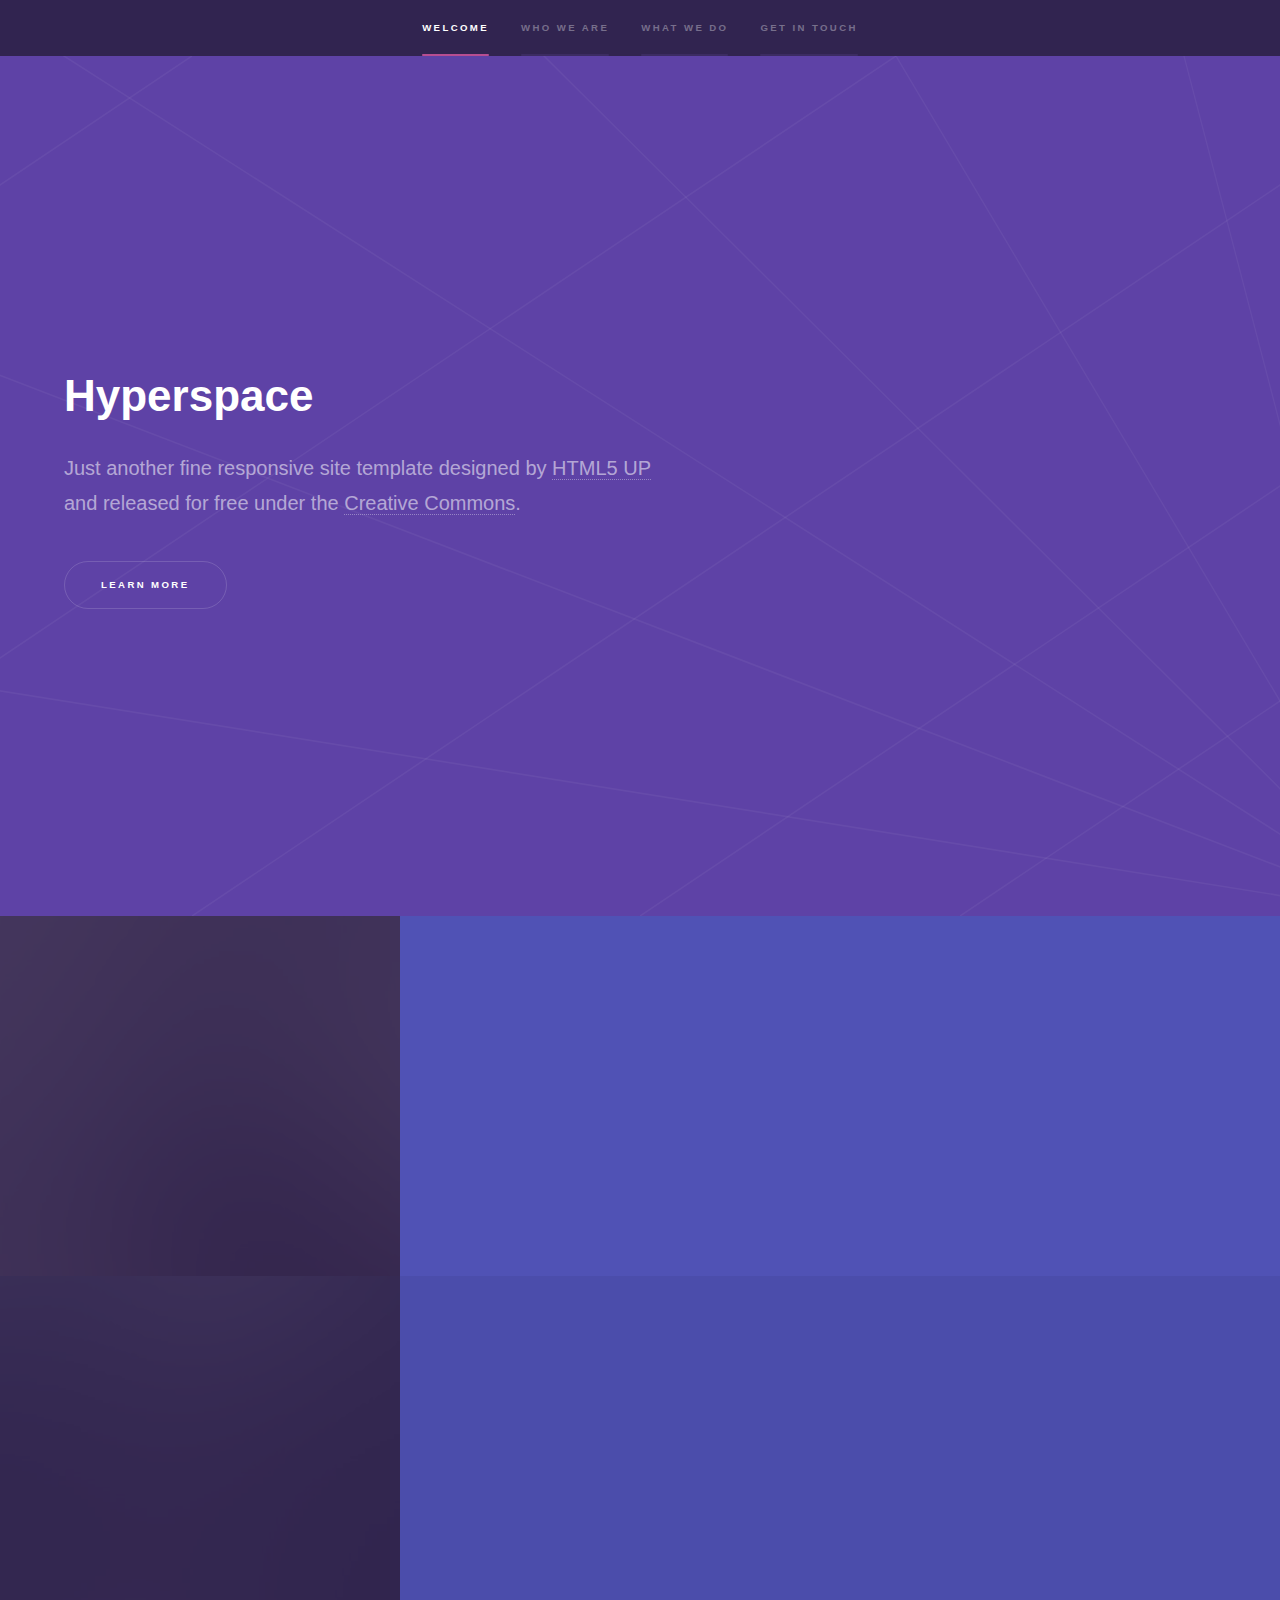
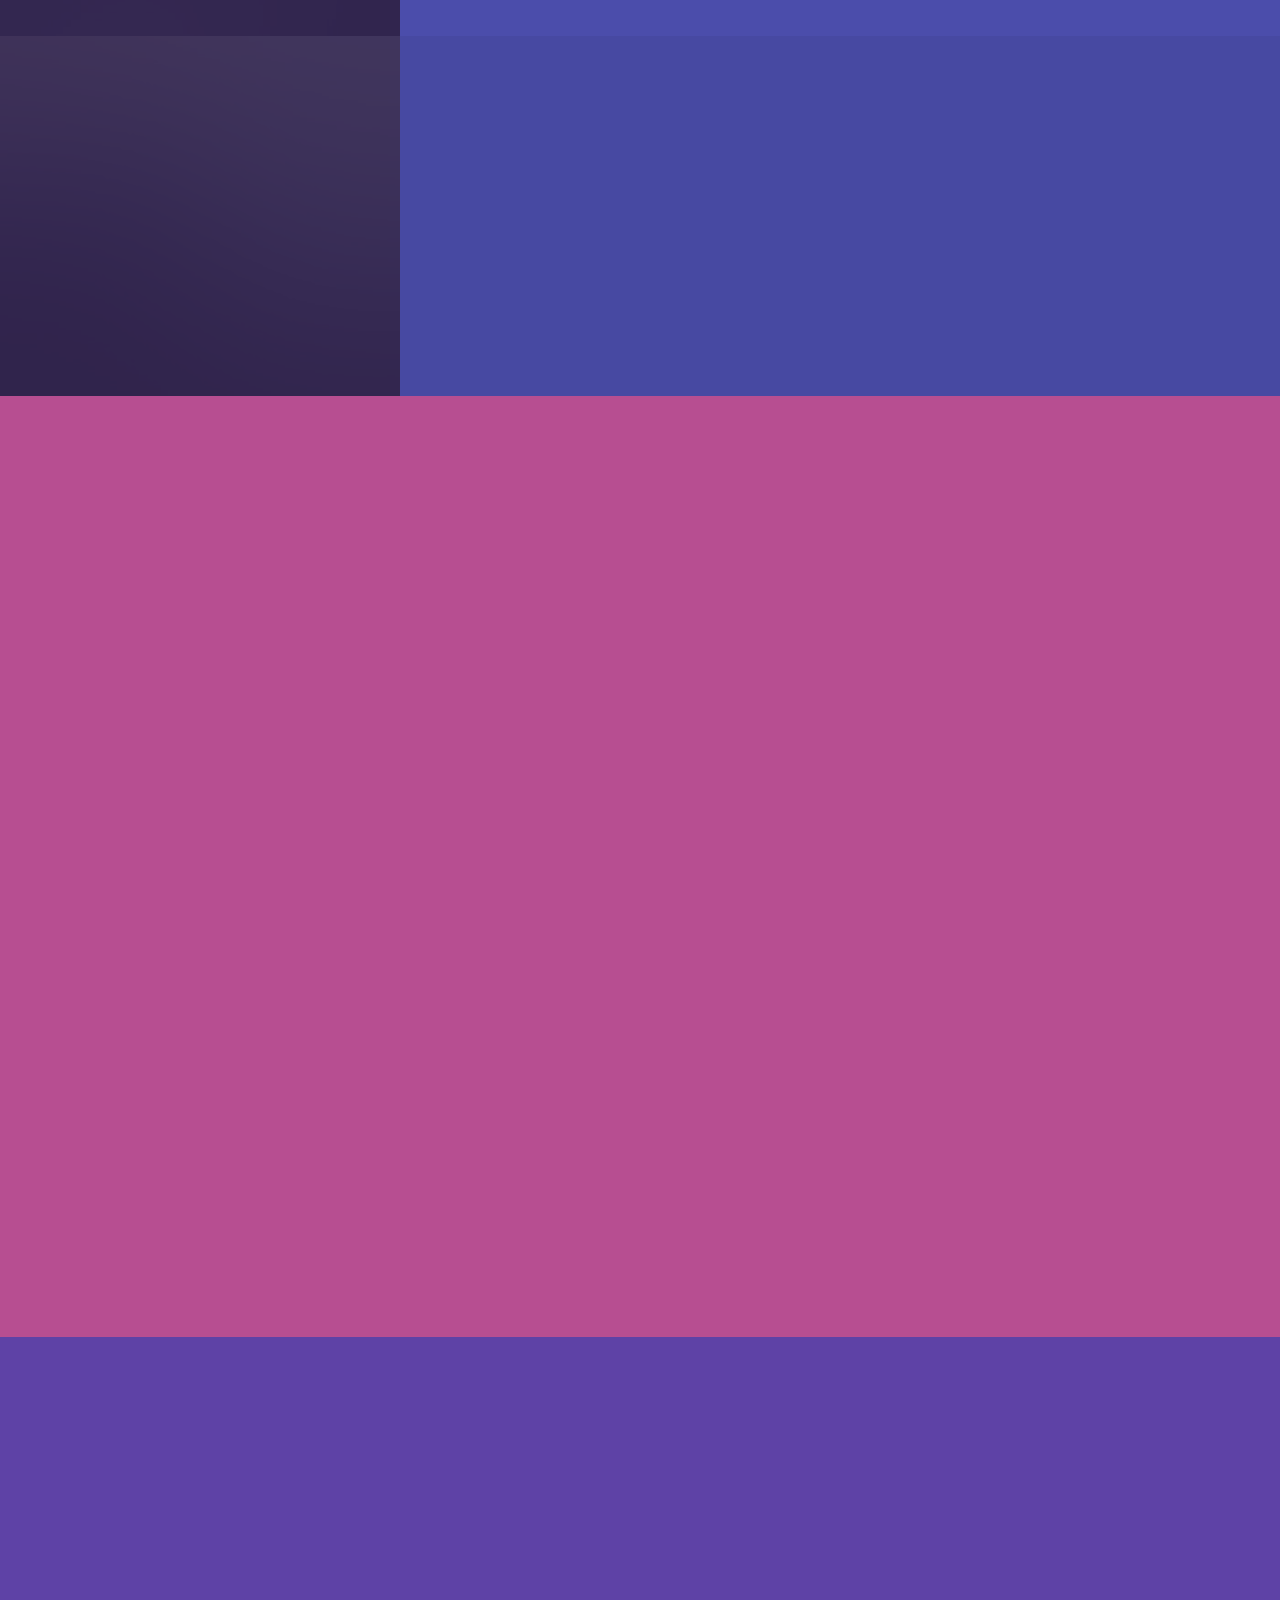
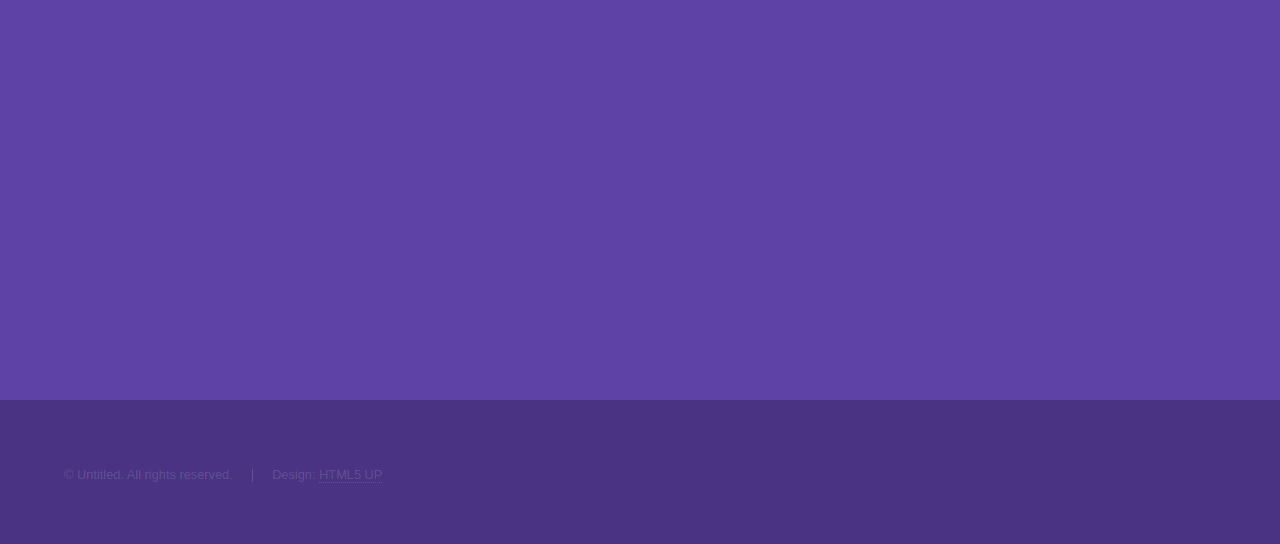
<file: index.html>
<!DOCTYPE HTML>
<!--
	Hyperspace by HTML5 UP
	html5up.net | @ajlkn
	Free for personal and commercial use under the CCA 3.0 license (html5up.net/license)
-->
<html>
	<head>
		<title>Hyperspace by HTML5 UP</title>
		<meta charset="utf-8" />
		<meta name="viewport" content="width=device-width, initial-scale=1, user-scalable=no" />
		<link rel="stylesheet" href="assets/css/main.css" />
		<noscript><link rel="stylesheet" href="assets/css/noscript.css" /></noscript>
	</head>
	<body class="is-preload">

		<!-- Sidebar -->
			<section id="sidebar">
				<div class="inner">
					<nav>
						<ul>
							<li><a href="#intro">Welcome</a></li>
							<li><a href="#one">Who we are</a></li>
							<li><a href="#two">What we do</a></li>
							<li><a href="#three">Get in touch</a></li>
						</ul>
					</nav>
				</div>
			</section>

		<!-- Wrapper -->
			<div id="wrapper">

				<!-- Intro -->
					<section id="intro" class="wrapper style1 fullscreen fade-up">
						<div class="inner">
							<h1>Hyperspace</h1>
							<p>Just another fine responsive site template designed by <a href="http://html5up.net">HTML5 UP</a><br />
							and released for free under the <a href="http://html5up.net/license">Creative Commons</a>.</p>
							<ul class="actions">
								<li><a href="#one" class="button scrolly">Learn more</a></li>
							</ul>
						</div>
					</section>

				<!-- One -->
					<section id="one" class="wrapper style2 spotlights">
						<section>
							<a href="#" class="image"><img src="images/pic01.jpg" alt="" data-position="center center" /></a>
							<div class="content">
								<div class="inner">
									<h2>Sed ipsum dolor</h2>
									<p>Phasellus convallis elit id ullamcorper pulvinar. Duis aliquam turpis mauris, eu ultricies erat malesuada quis. Aliquam dapibus.</p>
									<ul class="actions">
										<li><a href="generic.html" class="button">Learn more</a></li>
									</ul>
								</div>
							</div>
						</section>
						<section>
							<a href="#" class="image"><img src="images/pic02.jpg" alt="" data-position="top center" /></a>
							<div class="content">
								<div class="inner">
									<h2>Feugiat consequat</h2>
									<p>Phasellus convallis elit id ullamcorper pulvinar. Duis aliquam turpis mauris, eu ultricies erat malesuada quis. Aliquam dapibus.</p>
									<ul class="actions">
										<li><a href="generic.html" class="button">Learn more</a></li>
									</ul>
								</div>
							</div>
						</section>
						<section>
							<a href="#" class="image"><img src="images/pic03.jpg" alt="" data-position="25% 25%" /></a>
							<div class="content">
								<div class="inner">
									<h2>Ultricies aliquam</h2>
									<p>Phasellus convallis elit id ullamcorper pulvinar. Duis aliquam turpis mauris, eu ultricies erat malesuada quis. Aliquam dapibus.</p>
									<ul class="actions">
										<li><a href="generic.html" class="button">Learn more</a></li>
									</ul>
								</div>
							</div>
						</section>
					</section>

				<!-- Two -->
					<section id="two" class="wrapper style3 fade-up">
						<div class="inner">
							<h2>What we do</h2>
							<p>Phasellus convallis elit id ullamcorper pulvinar. Duis aliquam turpis mauris, eu ultricies erat malesuada quis. Aliquam dapibus, lacus eget hendrerit bibendum, urna est aliquam sem, sit amet imperdiet est velit quis lorem.</p>
							<div class="features">
								<section>
									<span class="icon solid major fa-code"></span>
									<h3>Lorem ipsum amet</h3>
									<p>Phasellus convallis elit id ullam corper amet et pulvinar. Duis aliquam turpis mauris, sed ultricies erat dapibus.</p>
								</section>
								<section>
									<span class="icon solid major fa-lock"></span>
									<h3>Aliquam sed nullam</h3>
									<p>Phasellus convallis elit id ullam corper amet et pulvinar. Duis aliquam turpis mauris, sed ultricies erat dapibus.</p>
								</section>
								<section>
									<span class="icon solid major fa-cog"></span>
									<h3>Sed erat ullam corper</h3>
									<p>Phasellus convallis elit id ullam corper amet et pulvinar. Duis aliquam turpis mauris, sed ultricies erat dapibus.</p>
								</section>
								<section>
									<span class="icon solid major fa-desktop"></span>
									<h3>Veroeros quis lorem</h3>
									<p>Phasellus convallis elit id ullam corper amet et pulvinar. Duis aliquam turpis mauris, sed ultricies erat dapibus.</p>
								</section>
								<section>
									<span class="icon solid major fa-link"></span>
									<h3>Urna quis bibendum</h3>
									<p>Phasellus convallis elit id ullam corper amet et pulvinar. Duis aliquam turpis mauris, sed ultricies erat dapibus.</p>
								</section>
								<section>
									<span class="icon major fa-gem"></span>
									<h3>Aliquam urna dapibus</h3>
									<p>Phasellus convallis elit id ullam corper amet et pulvinar. Duis aliquam turpis mauris, sed ultricies erat dapibus.</p>
								</section>
							</div>
							<ul class="actions">
								<li><a href="generic.html" class="button">Learn more</a></li>
							</ul>
						</div>
					</section>

				<!-- Three -->
					<section id="three" class="wrapper style1 fade-up">
						<div class="inner">
							<h2>Get in touch</h2>
							<p>Phasellus convallis elit id ullamcorper pulvinar. Duis aliquam turpis mauris, eu ultricies erat malesuada quis. Aliquam dapibus, lacus eget hendrerit bibendum, urna est aliquam sem, sit amet imperdiet est velit quis lorem.</p>
							<div class="split style1">
								<section>
									<form method="post" action="#">
										<div class="fields">
											<div class="field half">
												<label for="name">Name</label>
												<input type="text" name="name" id="name" />
											</div>
											<div class="field half">
												<label for="email">Email</label>
												<input type="text" name="email" id="email" />
											</div>
											<div class="field">
												<label for="message">Message</label>
												<textarea name="message" id="message" rows="5"></textarea>
											</div>
										</div>
										<ul class="actions">
											<li><a href="" class="button submit">Send Message</a></li>
										</ul>
									</form>
								</section>
								<section>
									<ul class="contact">
										<li>
											<h3>Address</h3>
											<span>12345 Somewhere Road #654<br />
											Nashville, TN 00000-0000<br />
											USA</span>
										</li>
										<li>
											<h3>Email</h3>
											<a href="#">user@untitled.tld</a>
										</li>
										<li>
											<h3>Phone</h3>
											<span>(000) 000-0000</span>
										</li>
										<li>
											<h3>Social</h3>
											<ul class="icons">
												<li><a href="#" class="icon brands fa-twitter"><span class="label">Twitter</span></a></li>
												<li><a href="#" class="icon brands fa-facebook-f"><span class="label">Facebook</span></a></li>
												<li><a href="#" class="icon brands fa-github"><span class="label">GitHub</span></a></li>
												<li><a href="#" class="icon brands fa-instagram"><span class="label">Instagram</span></a></li>
												<li><a href="#" class="icon brands fa-linkedin-in"><span class="label">LinkedIn</span></a></li>
											</ul>
										</li>
									</ul>
								</section>
							</div>
						</div>
					</section>

			</div>

		<!-- Footer -->
			<footer id="footer" class="wrapper style1-alt">
				<div class="inner">
					<ul class="menu">
						<li>&copy; Untitled. All rights reserved.</li><li>Design: <a href="http://html5up.net">HTML5 UP</a></li>
					</ul>
				</div>
			</footer>

		<!-- Scripts -->
			<script src="assets/js/jquery.min.js"></script>
			<script src="assets/js/jquery.scrollex.min.js"></script>
			<script src="assets/js/jquery.scrolly.min.js"></script>
			<script src="assets/js/browser.min.js"></script>
			<script src="assets/js/breakpoints.min.js"></script>
			<script src="assets/js/util.js"></script>
			<script src="assets/js/main.js"></script>

	</body>
</html>
</file>
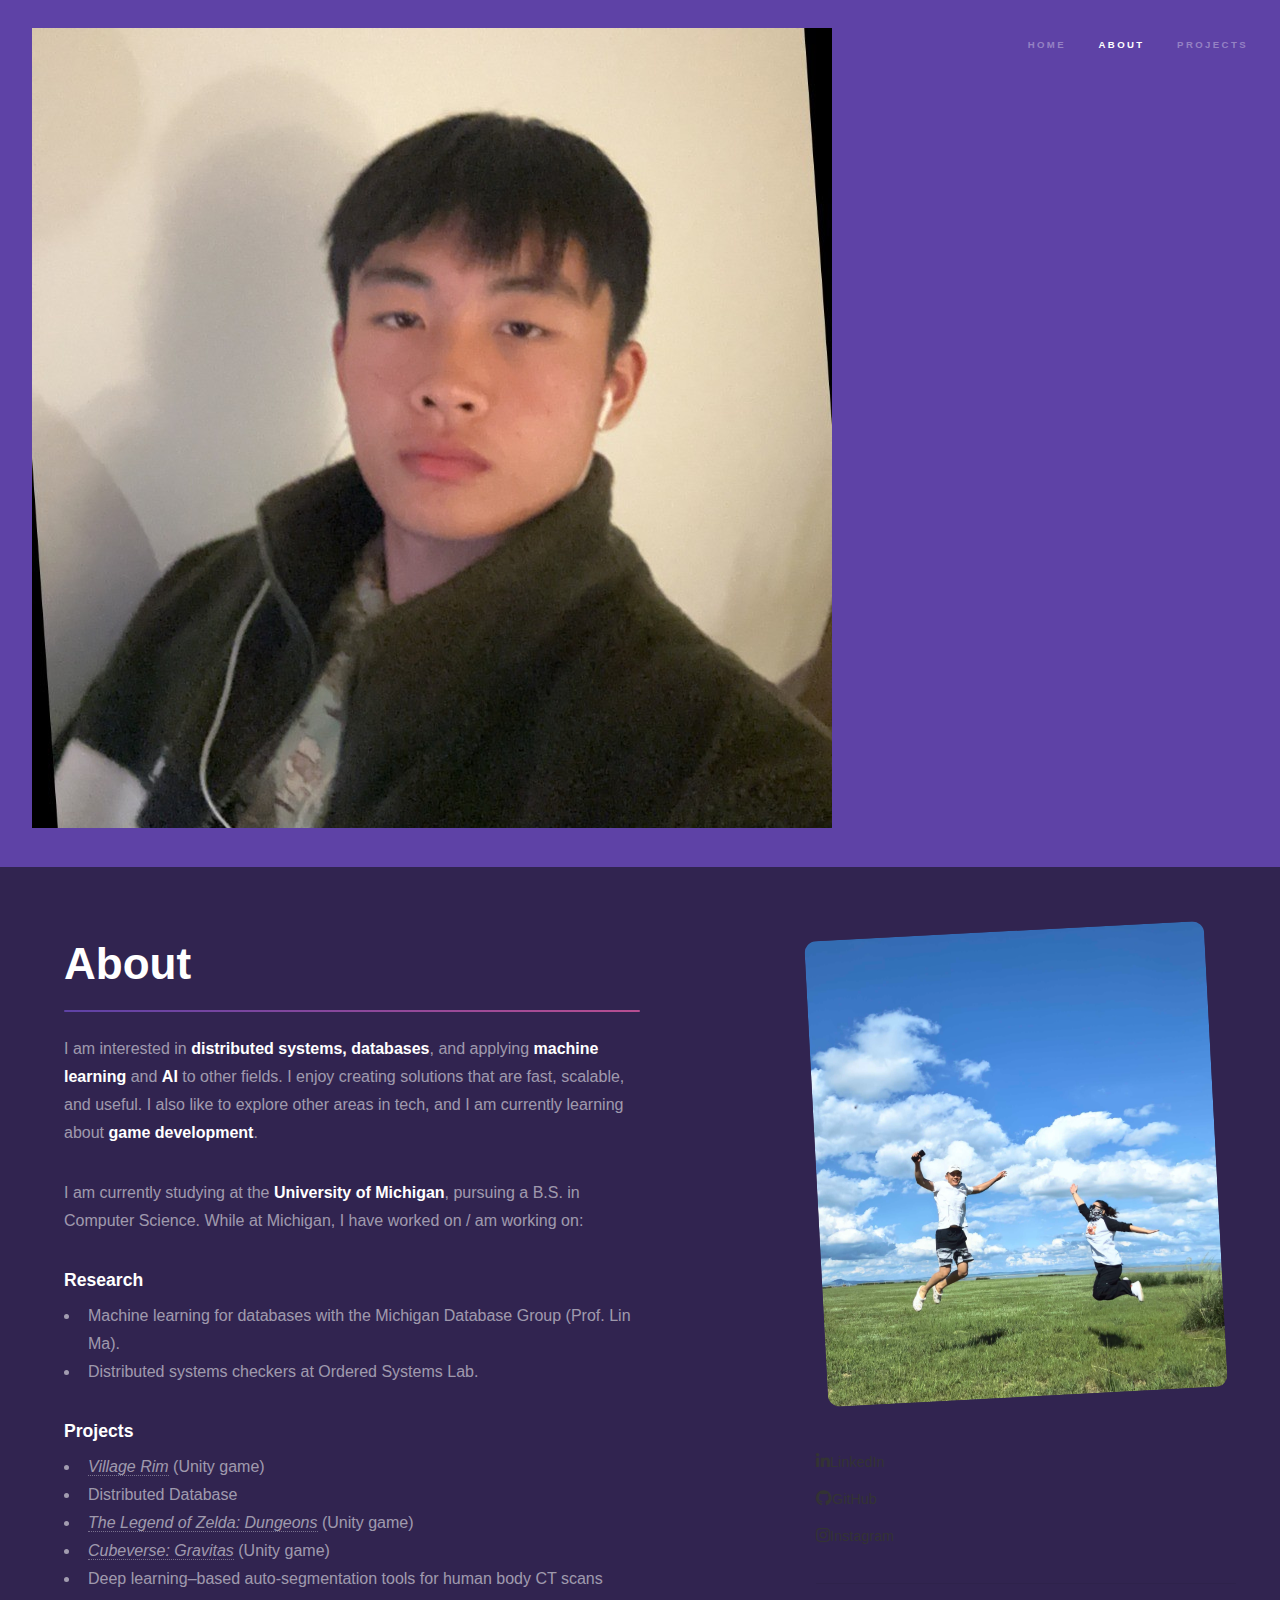
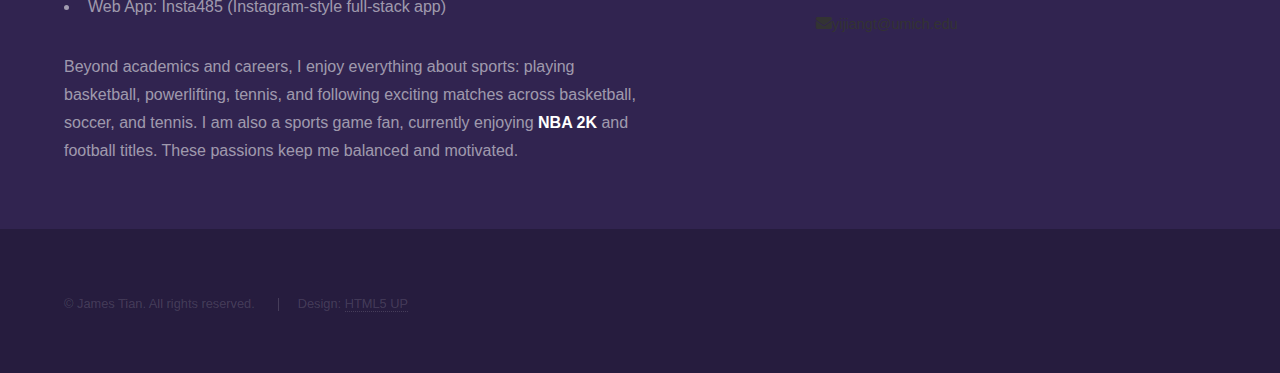
<file: about.html>
<!DOCTYPE HTML>
<html>
	<head>
		<title>About</title>
		<meta charset="utf-8" />
		<meta name="viewport" content="width=device-width, initial-scale=1, user-scalable=no" />
		<link rel="stylesheet" href="assets/css/main.css" />
        <link rel="icon" href="images/avatar.jpeg" type="image/jpeg">
		<noscript><link rel="stylesheet" href="assets/css/noscript.css" /></noscript>
		<style>
			.about-container {
				display: flex;
				gap: 2rem;
				align-items: flex-start;
				justify-content: space-between;
			}

			.about-text {
				flex: 1;
				max-width: 50%;
			}

			/* .about-image {
				flex: 1;
				max-width: 50%;
				display: flex;
				justify-content: center;
				align-items: flex-start;
			} */
			.about-image {
				flex: 1;
				max-width: 50%;
				display: flex;
				flex-direction: column;   /* 上下布局 */
				justify-content: space-between; /* 上下分开一点 */
				align-items: flex-start;      /* 水平居中 */
			}

			.about-image .top {
				flex: 2;                  /* 上半部分占更多空间 */
				display: flex;
				justify-content: center;
				align-items: center;
			}

			.about-image .bottom {
				flex: 1;                  /* 下半部分占较少空间 */
				display: flex;
				justify-content: center;
				align-items: flex-start;
				margin-top: 10px;
			}


			.about-icons {
				display: flex;
				flex-direction: column;
				justify-content: center;
				align-items: flex-start;
				gap: 8px;      
				margin-top: 20px;
			}

			.about-icons a {
				font-size: 1rem;
				color: #333;
				text-decoration: none !important; 
				font-weight: normal !important;
				transition: color 0.2s ease, transform 0.2s ease;
			}

			.about-icons a span {
				font-size: 0.9rem;
			}

			.about-icons a:last-child {
				border-top: 1px solid rgba(0, 0, 0, 0.05);
				padding-top: 25px;     
				margin-top: 25px;     
				width: 420px;     
			}

			.about-image img {
				max-width: 100%;
				height: auto;
				border-radius: 8px;
			}

			@media screen and (max-width: 768px) {
				.about-container {
					flex-direction: column;
				}
				.about-text, .about-image {
					max-width: 100%;
				}
			}
		</style>
	</head>
	<body class="about-page">
		<!-- page container-->
		<div class="page-container">
			<!-- Header -->
			<header id="header">
				<a href="index.html" class="title">
					<img src="images/avatar.jpeg" alt="My Avatar" class="logo">
				</a>
				<nav>
					<ul>
						<li><a href="index.html">Home</a></li>
						<li><a href="about.html" class="active">About</a></li>
						<li><a href="portfolio.html#two">Projects</a></li>
					</ul>
				</nav>
			</header>

			<!-- Wrapper -->
			<div id="wrapper">
				<!-- Main -->
				<section id="main" class="wrapper">
					<div class="inner about-container">
						
						<div class="about-text">
							<h1 class="major">About</h1>
							<p style="margin-top:-35px">
								I am interested in <strong>distributed systems, databases</strong>, and applying 
								<strong>machine learning</strong> and <strong>AI</strong> to other fields. 
								I enjoy creating solutions that are fast, scalable, and useful. 
								I also like to explore other areas in tech, and I am currently learning 
								about <strong>game development</strong>.
							</p>

							<p>
								I am currently studying at the <strong>University of Michigan</strong>, 
								pursuing a B.S. in Computer Science. 
								While at Michigan, I have worked on / am working on:
							</p>

							<h3>Research</h3>
							<ul>
								<li>Machine learning for databases with the Michigan Database Group (Prof. Lin Ma).</li>
								<li>Distributed systems checkers at Ordered Systems Lab.</li>
							</ul>

							<h3>Projects</h3>
							<ul>
								<li><a href="village_rim.html"><em>Village Rim</em></a> (Unity game)</li>
								<li>Distributed Database</li>
								<li><a href="zelda.html"><em>The Legend of Zelda: Dungeons</em></a> (Unity game)</li>
								<li><a href="cubeverse.html"><em>Cubeverse: Gravitas</em></a> (Unity game)</li>
								<li>Deep learning–based auto-segmentation tools for human body CT scans</li>
								<li>Web App: Insta485 (Instagram-style full-stack app)</li>
							</ul>

							<p>
								Beyond academics and careers, I enjoy everything about sports: 
								playing basketball, powerlifting, tennis, and following exciting matches 
								across basketball, soccer, and tennis. 
								I am also a sports game fan, currently enjoying <strong>NBA 2K</strong> 
								and football titles. These passions keep me balanced and motivated.
							</p>
						</div>

						<div class="about-image" style="text-align:left; max-width:400px;">
							 <div class="top">
								<img src="images/about_pic_2.jpg" 
									alt="About me photo" 
									style="max-width:100%; height:auto; border-radius:12px; transform:rotate(-3deg); margin-bottom:20px;">
							</div>

							<div class="bottom">
								<div class="about-icons">
									<a href="https://www.linkedin.com/in/yijiang-tian/" class="icon brands fa-linkedin-in" target="_blank"><span class="ml-4">LinkedIn</span></a> 
									<a href="https://github.com/yijiangt" class="icon brands fa-github" target="_blank"><span class="ml-3">GitHub</span></a>
									<a href="https://www.instagram.com/yijiang_t/" class="icon brands fa-instagram" target="_blank"><span class="ml-4">Instagram</span></a>
									<a href="mailto:yijiangt@umich.edu" class="icon solid fa-envelope" target="_blank"><span class="ml-4">yijiangt@umich.edu</span></a>
								</div>
							</div>
						</div>
					</div>
				</section>
			</div>
		</div>

		<!-- Footer -->
		<footer id="footer" class="wrapper alt">
			<div class="inner">
				<ul class="menu">
					<li>&copy; James Tian. All rights reserved.</li>
					<li>Design: <a href="http://html5up.net">HTML5 UP</a></li>
				</ul>
			</div>
		</footer>

		<!-- Scripts -->
		<script src="assets/js/jquery.min.js"></script>
		<script src="assets/js/jquery.scrollex.min.js"></script>
		<script src="assets/js/jquery.scrolly.min.js"></script>
		<script src="assets/js/browser.min.js"></script>
		<script src="assets/js/breakpoints.min.js"></script>
		<script src="assets/js/util.js"></script>
		<script src="assets/js/main.js"></script>
	</body>
</html>
</file>
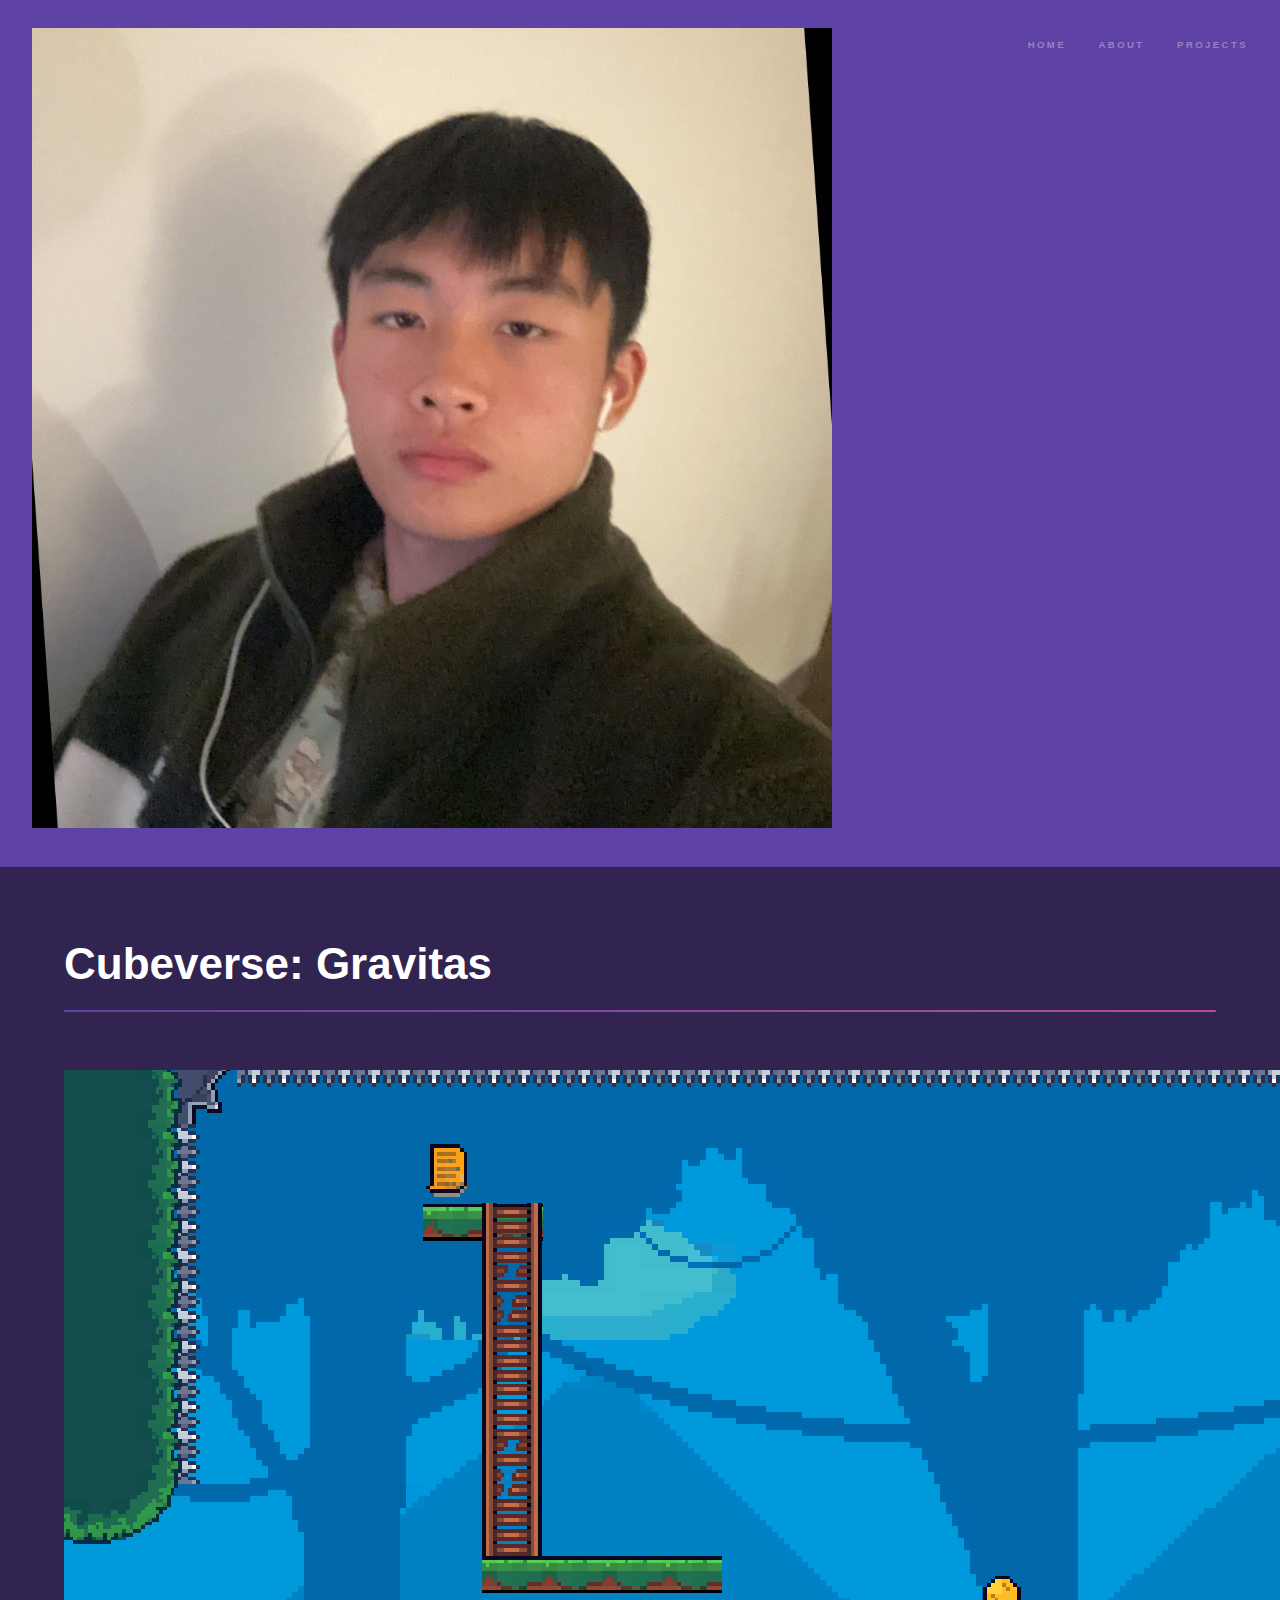
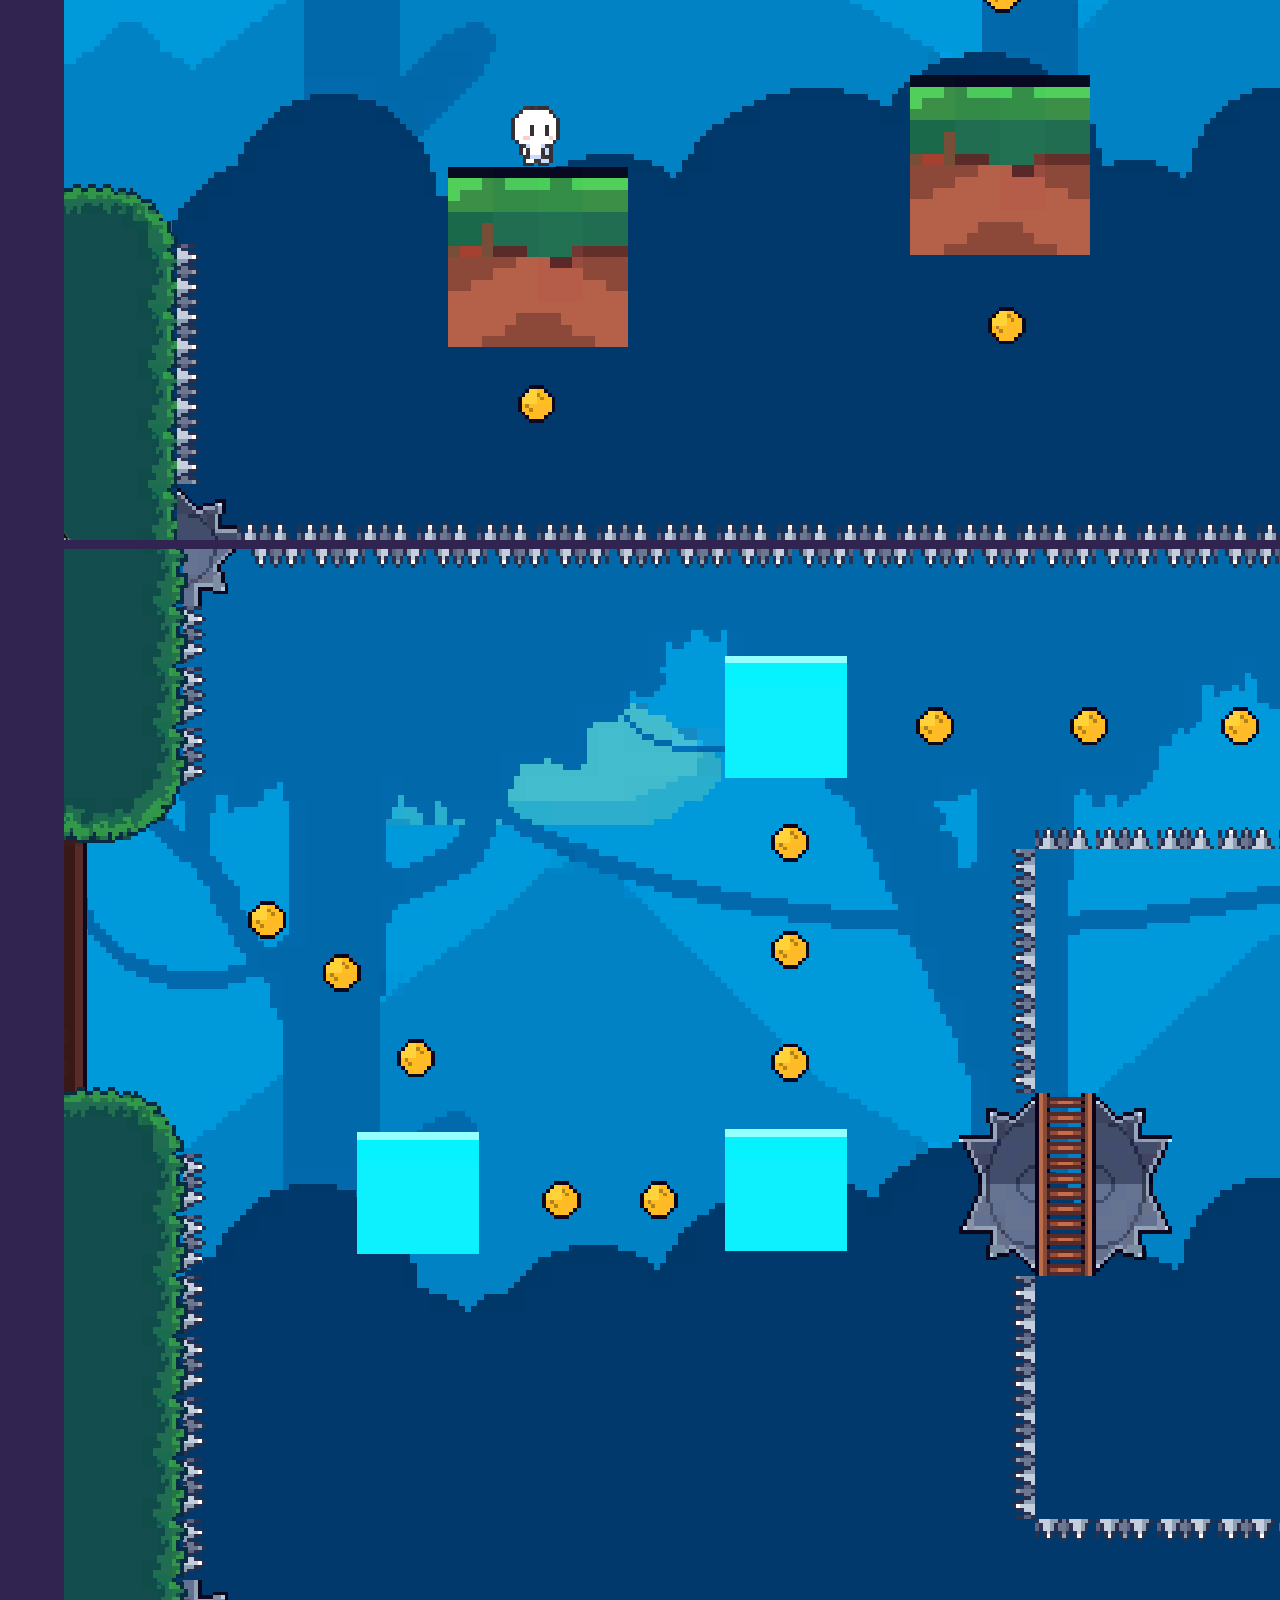
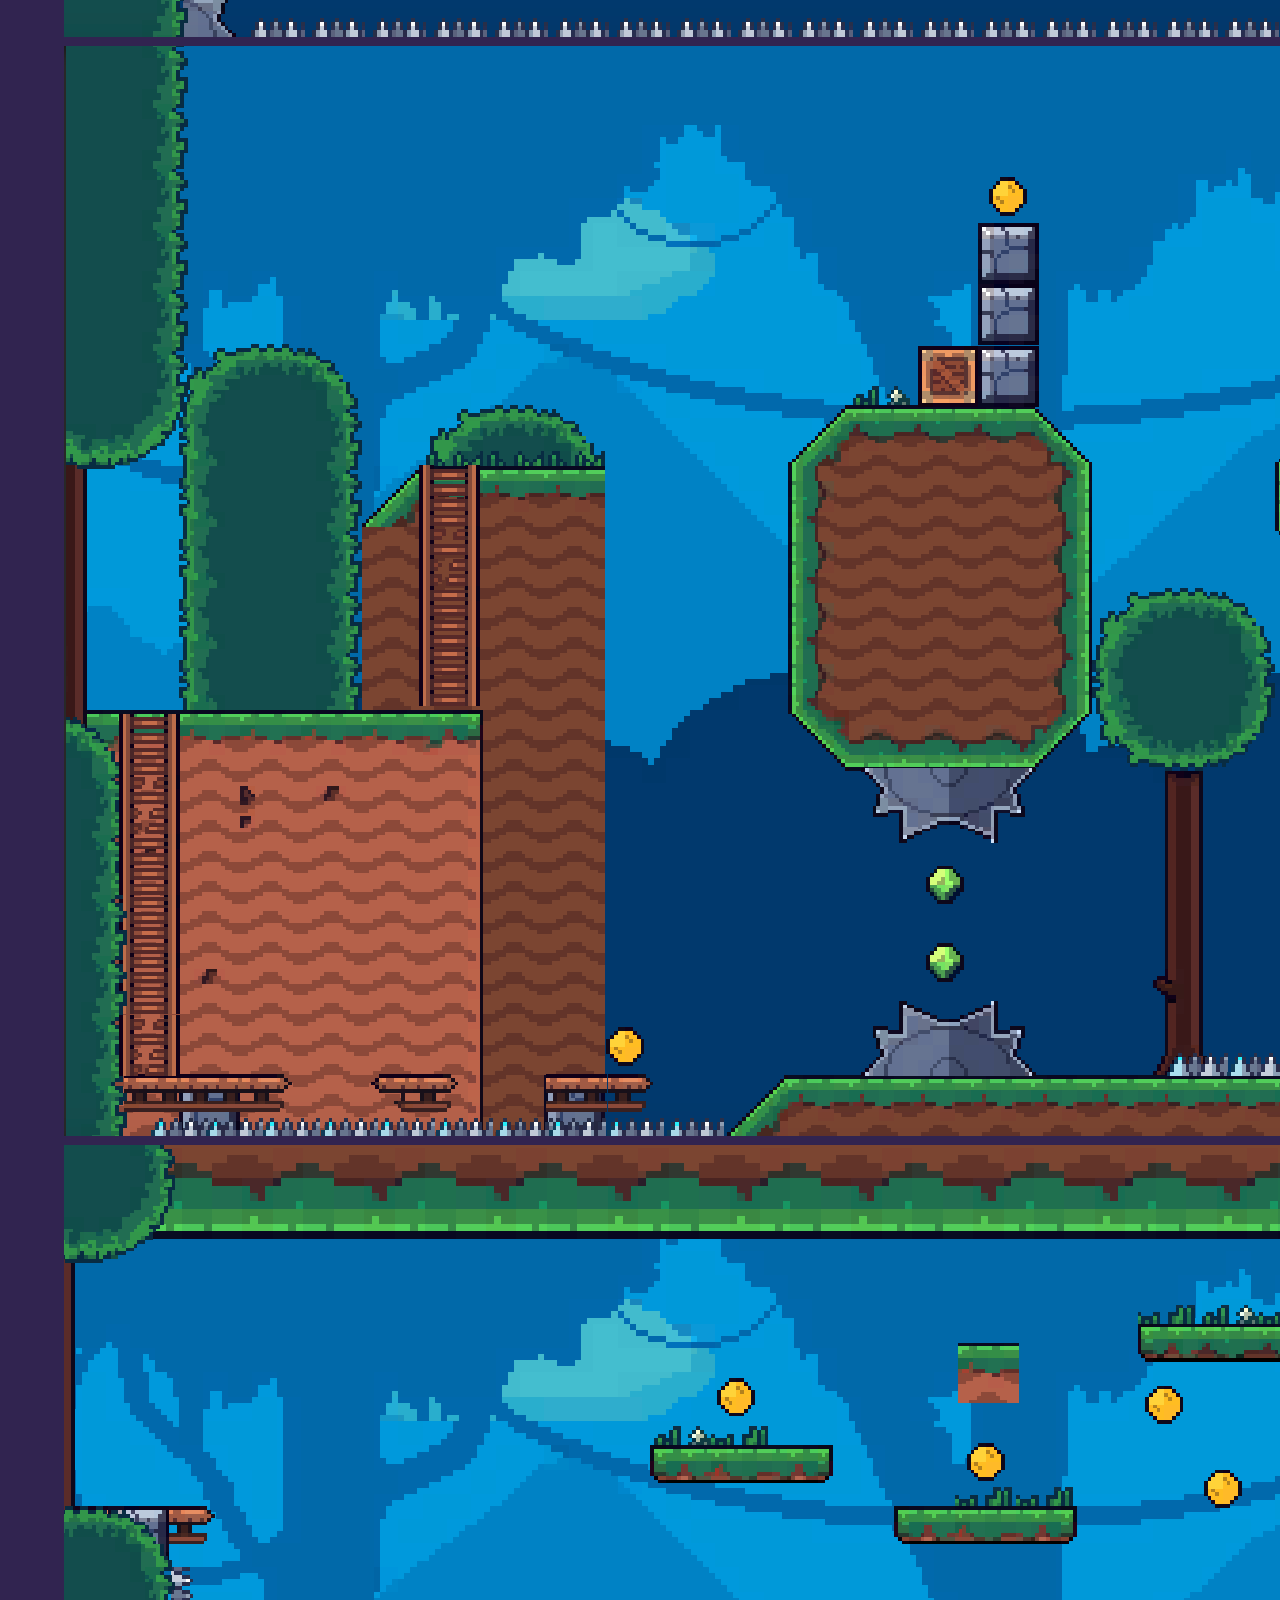
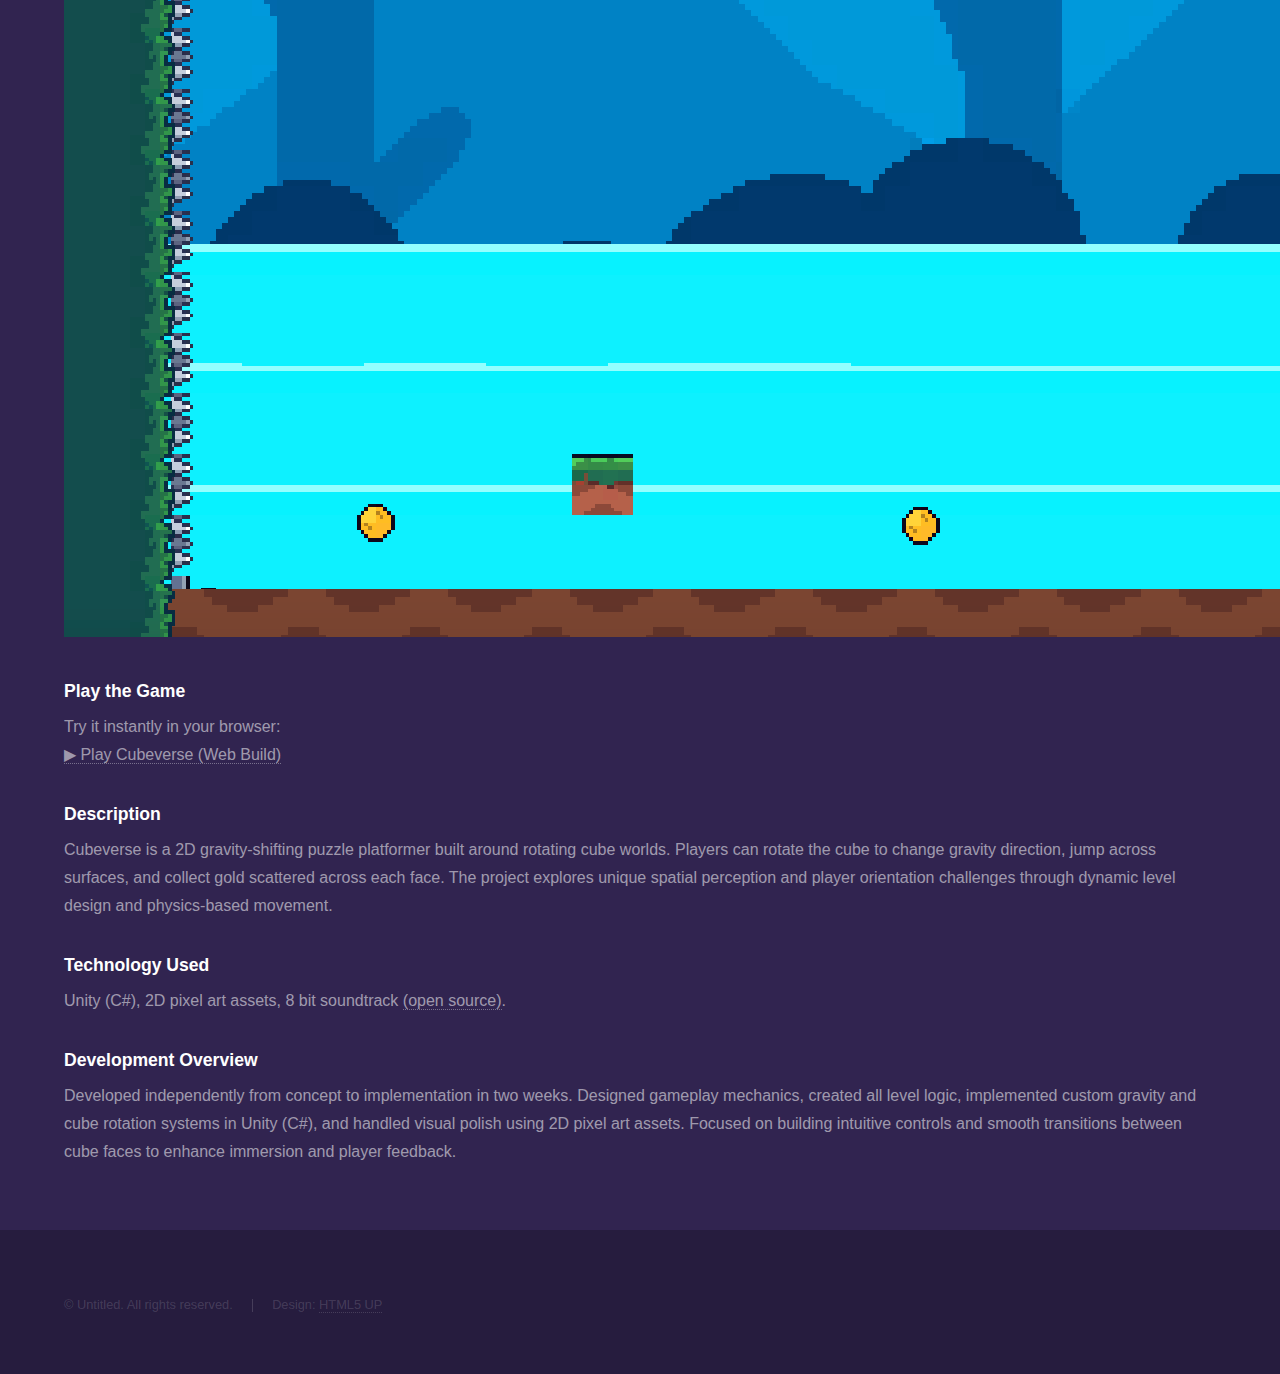
<file: cubeverse.html>
<!DOCTYPE HTML>
<!--
	Hyperspace by HTML5 UP
	html5up.net | @ajlkn
	Free for personal and commercial use under the CCA 3.0 license (html5up.net/license)
-->
<html>
	<head>
		<title>Zelda</title>
		<meta charset="utf-8" />
		<meta name="viewport" content="width=device-width, initial-scale=1, user-scalable=no" />
		<link rel="stylesheet" href="assets/css/main.css" />
        <link rel="icon" href="images/avatar.jpeg" type="image/jpeg">
		<noscript><link rel="stylesheet" href="assets/css/noscript.css" /></noscript>
	</head>
	<body class="project-page">

		<!-- Header -->
			<header id="header">
                <a href="index.html" class="title">
                    <img src="images/avatar.jpeg" alt="My Avatar" class="logo">
                </a>
				<nav>
					<ul>
						<li><a href="index.html">Home</a></li>
						<li><a href="about.html">About</a></li>
                        <li><a href="portfolio.html#two">Projects</a></li>
					</ul>
				</nav>
			</header>

		<!-- Wrapper -->
			<div id="wrapper">

				<!-- Main -->
					<section id="main" class="wrapper">
						<div class="inner">
                            <h1 class="major">Cubeverse: Gravitas</h1>

                        <div class="image-row">
                            <img src="images/Cubeverse_in_game_pic/Screenshot1.png" alt="" />
                            <img src="images/Cubeverse_in_game_pic/Screenshot2.png" alt="" />
                            <img src="images/Cubeverse_in_game_pic/Screenshot3.png" alt="" />
                            <img src="images/Cubeverse_in_game_pic/Screenshot4.png" alt="" />
                        </div>

                        <p></p>
                        <h3>Play the Game</h3>
                        <p>
                            Try it instantly in your browser:<br>
                            <a href="https://yijiangt.itch.io/cubeverse" target="_blank" class="play-button">
                                ▶ Play Cubeverse (Web Build)
                            </a>
                        </p>

                        <h3>Description</h3>
                        <p>
                            Cubeverse is a 2D gravity-shifting puzzle platformer built around rotating cube worlds. 
                            Players can rotate the cube to change gravity direction, jump across surfaces, and collect gold scattered across each face. 
                            The project explores unique spatial perception and player orientation challenges through dynamic level design and physics-based movement.
                        </p>

                        <h3>Technology Used</h3>
                        <p>
                            Unity (C#), 2D pixel art assets, 8 bit soundtrack 
                            <a href="https://assetstore.unity.com/zh-CN?utm_source=unity-editor-window-menu&utm_medium=desktop-app">(open source)</a>.
                        </p>

                        <h3>Development Overview</h3>
                        <p>
                            Developed independently from concept to implementation in two weeks. 
                            Designed gameplay mechanics, created all level logic, implemented custom gravity and cube rotation systems in Unity (C#), 
                            and handled visual polish using 2D pixel art assets. 
                            Focused on building intuitive controls and smooth transitions between cube faces to enhance immersion and player feedback.
                        </p>

						</div>
					</section>

			</div>

		<!-- Footer -->
			<footer id="footer" class="wrapper alt">
				<div class="inner">
					<ul class="menu">
						<li>&copy; Untitled. All rights reserved.</li><li>Design: <a href="http://html5up.net">HTML5 UP</a></li>
					</ul>
				</div>
			</footer>

		<!-- Scripts -->
			<script src="assets/js/jquery.min.js"></script>
			<script src="assets/js/jquery.scrollex.min.js"></script>
			<script src="assets/js/jquery.scrolly.min.js"></script>
			<script src="assets/js/browser.min.js"></script>
			<script src="assets/js/breakpoints.min.js"></script>
			<script src="assets/js/util.js"></script>
			<script src="assets/js/main.js"></script>

	</body>
</html>
</file>
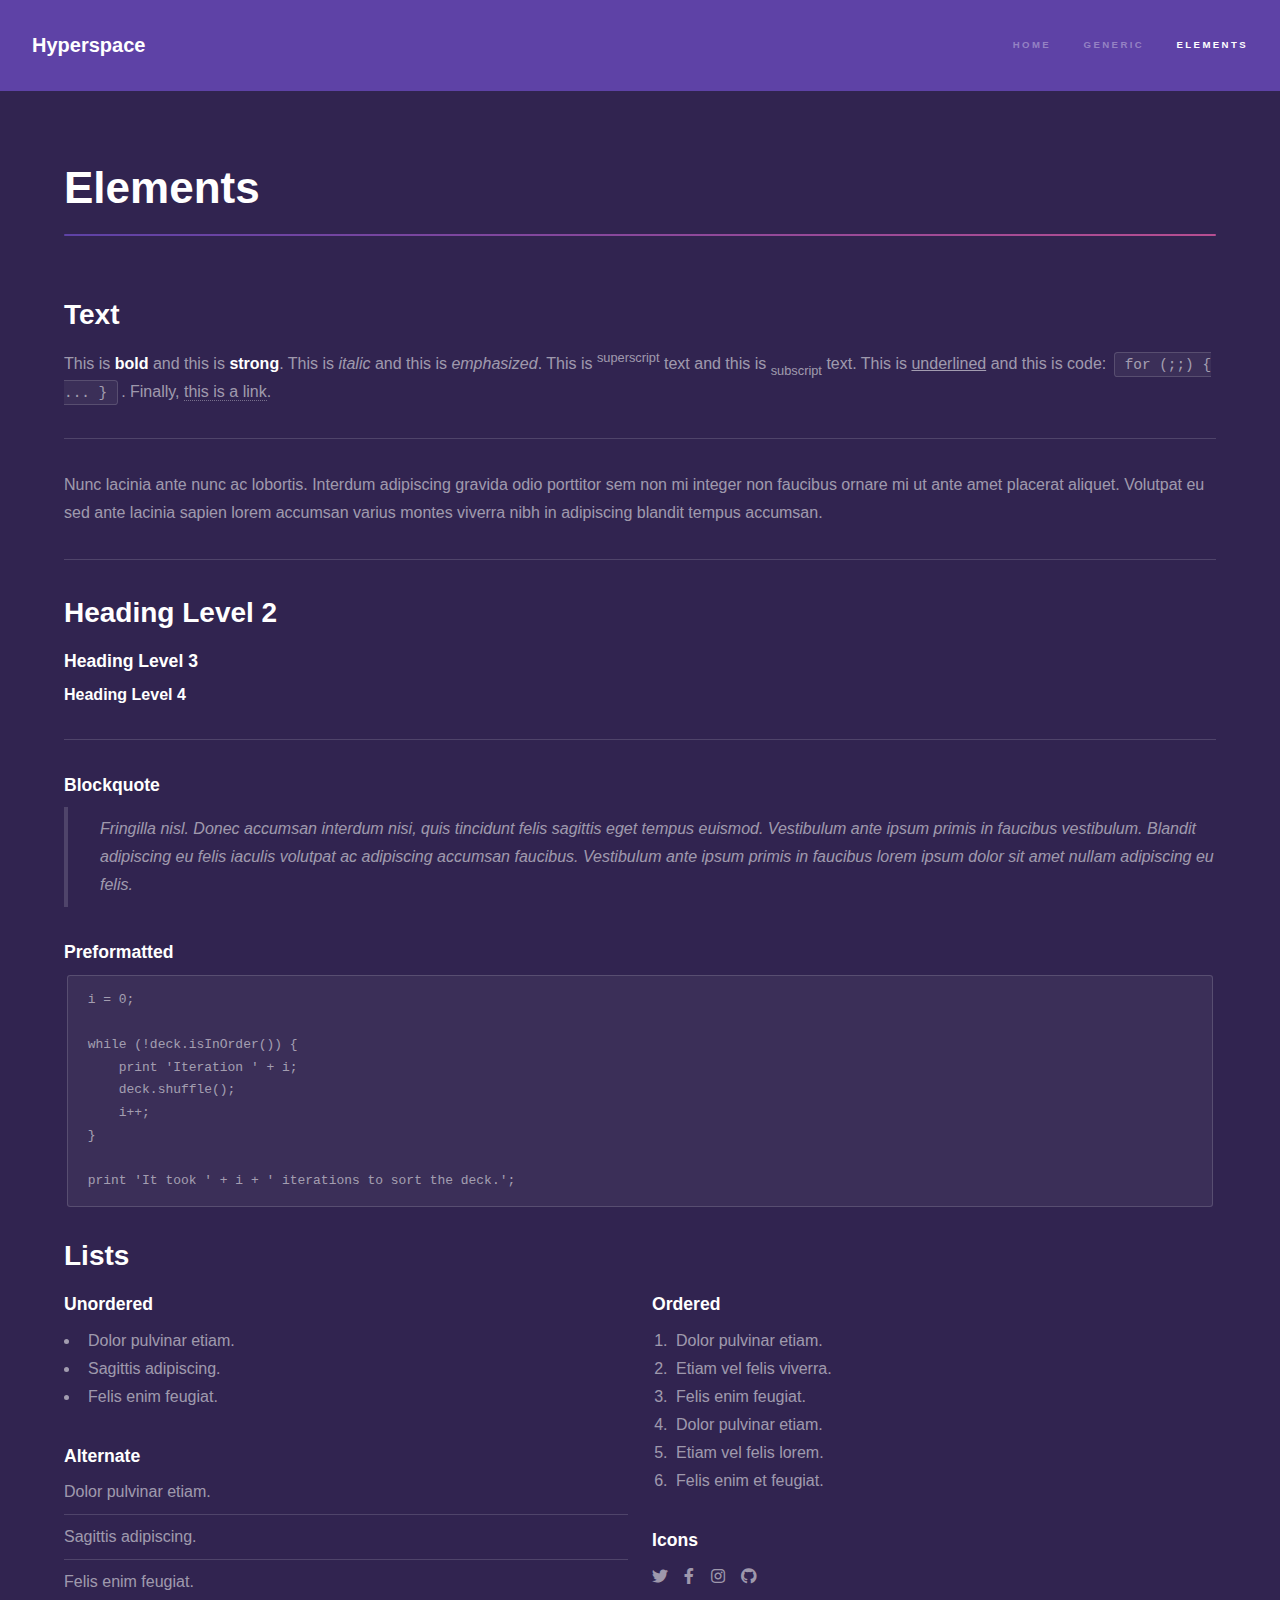
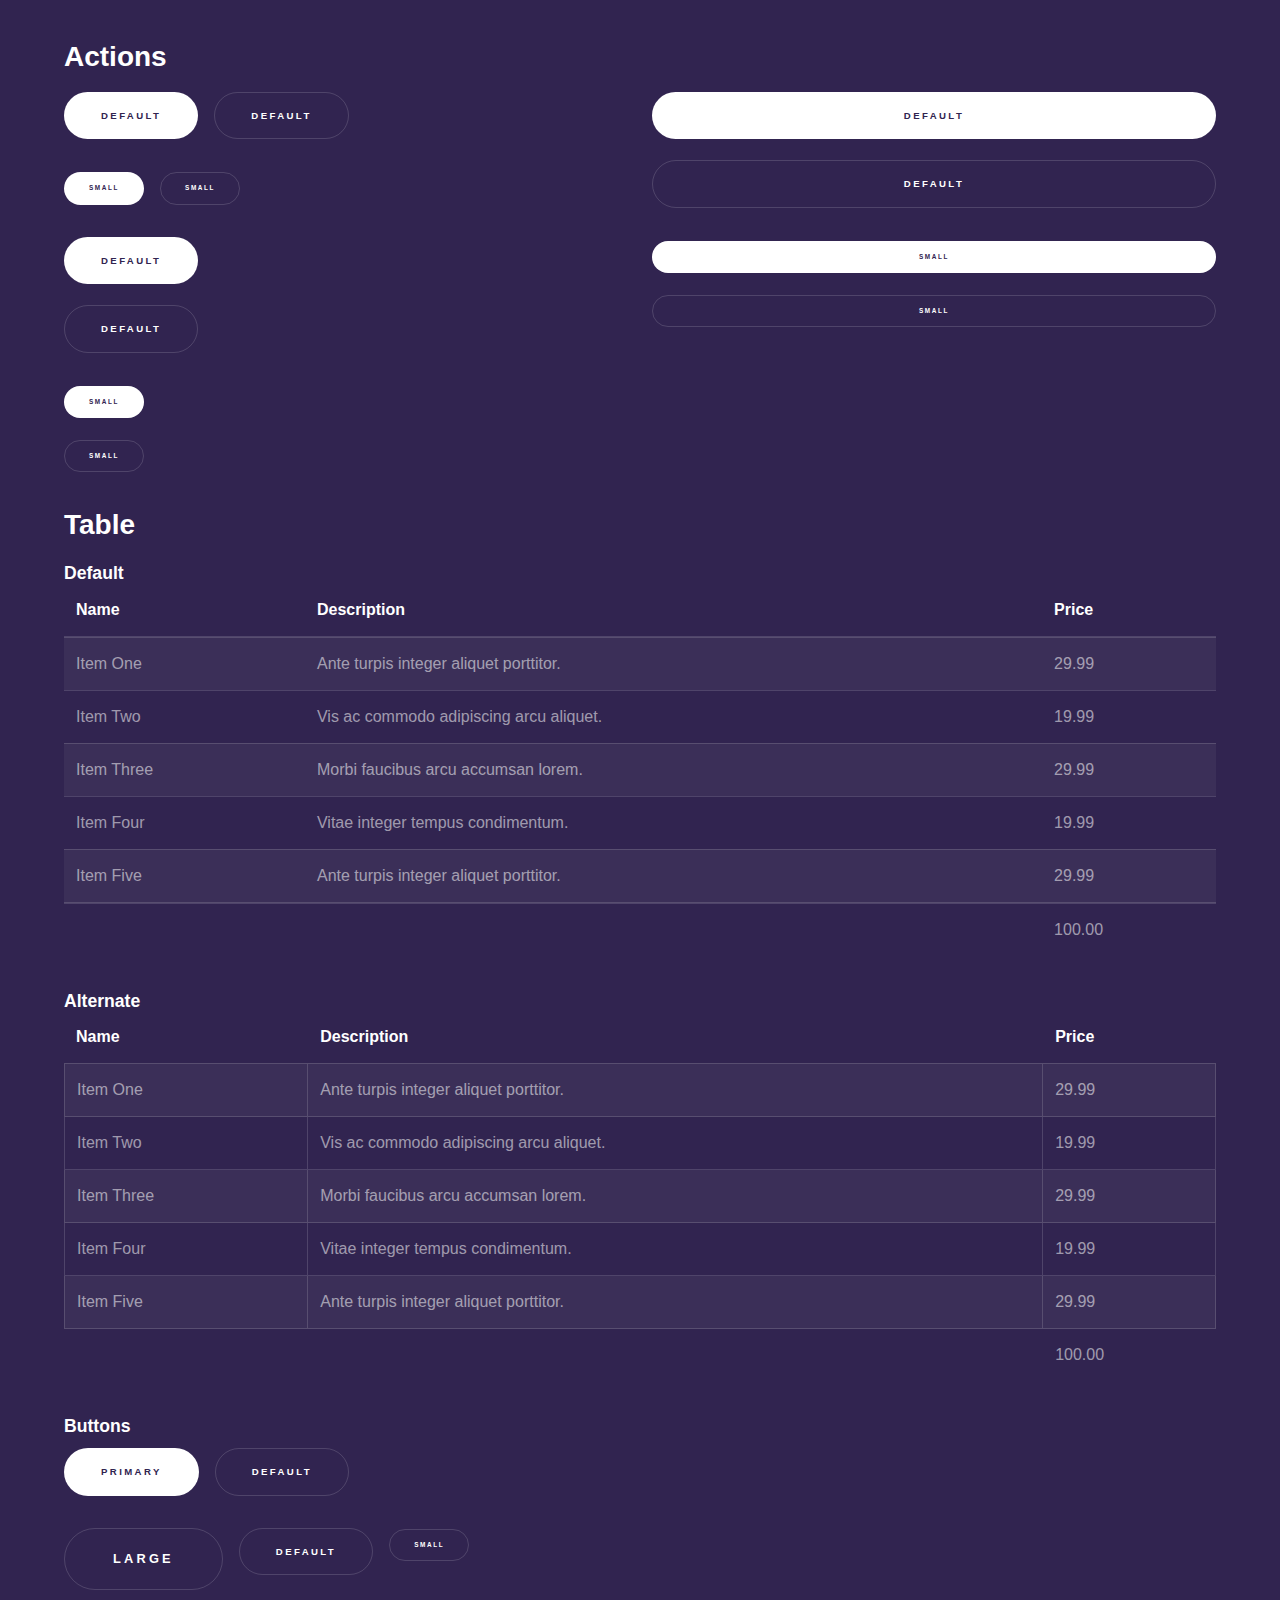
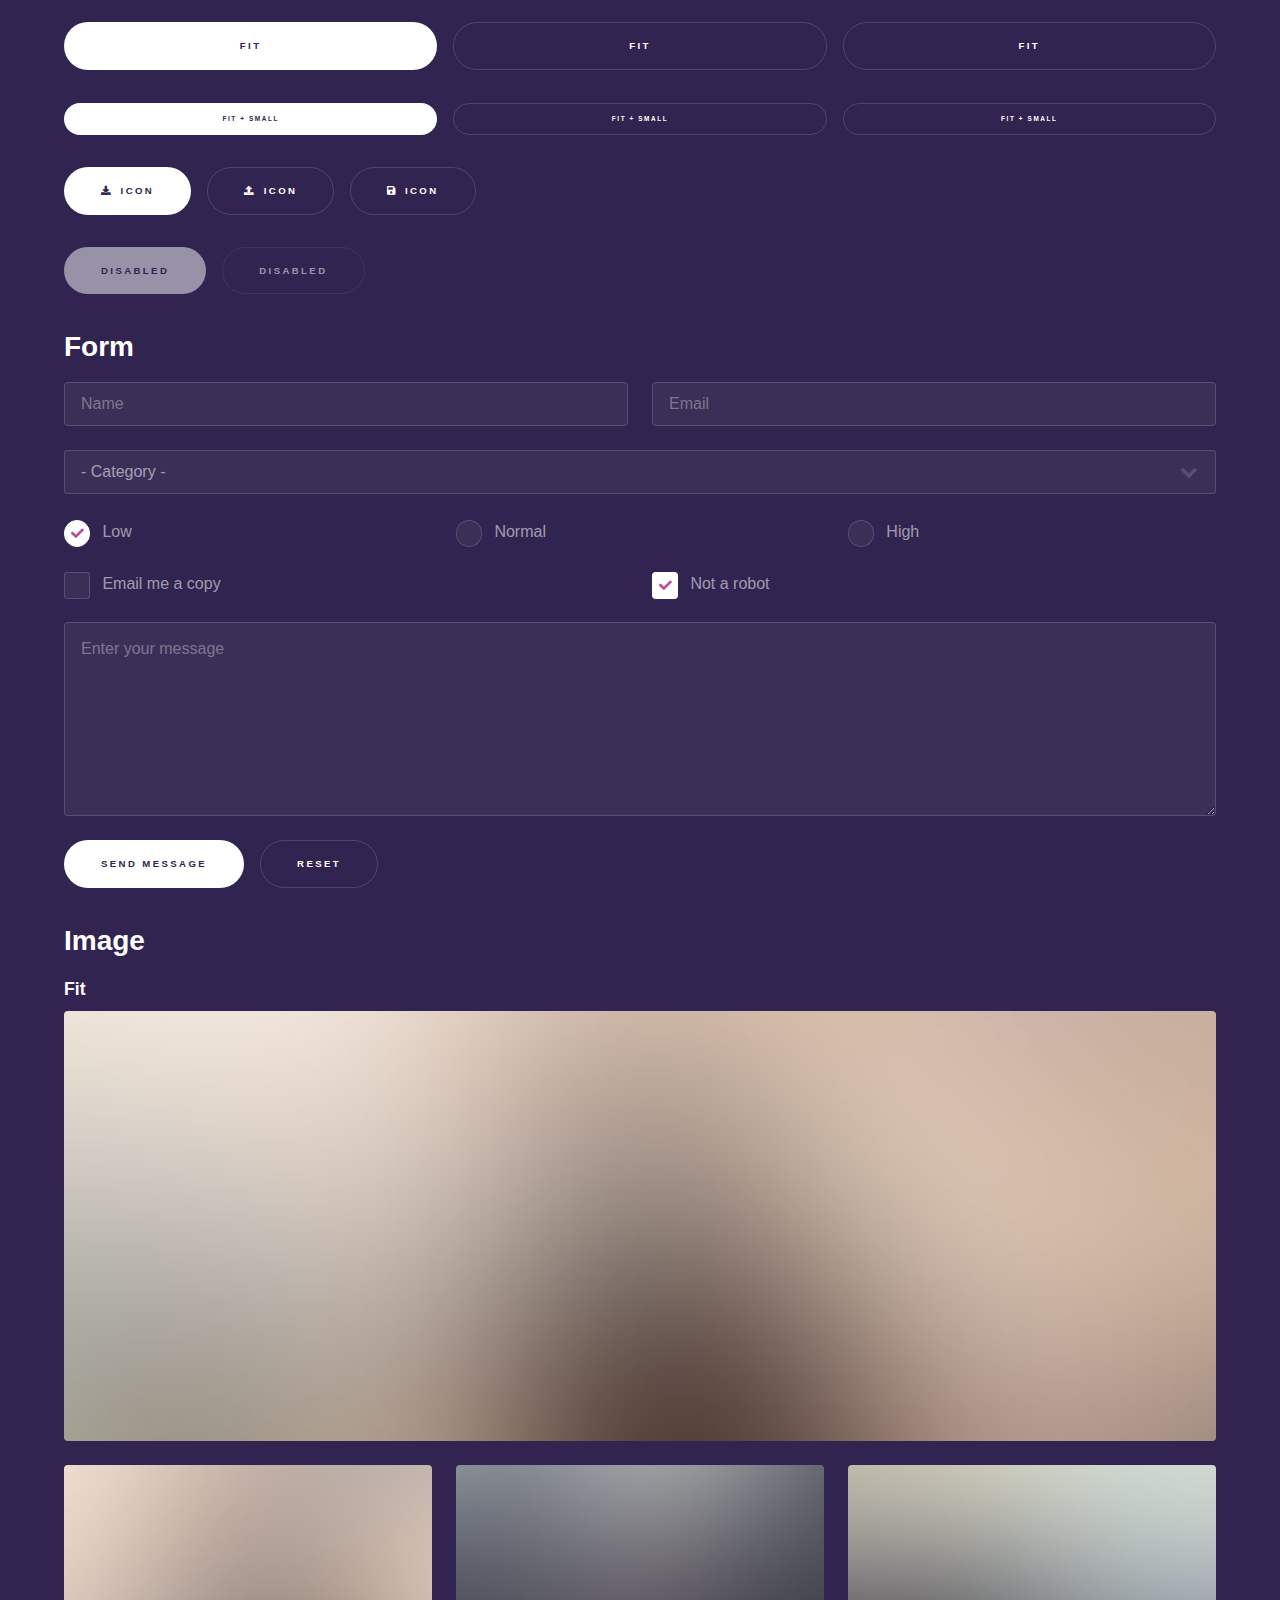
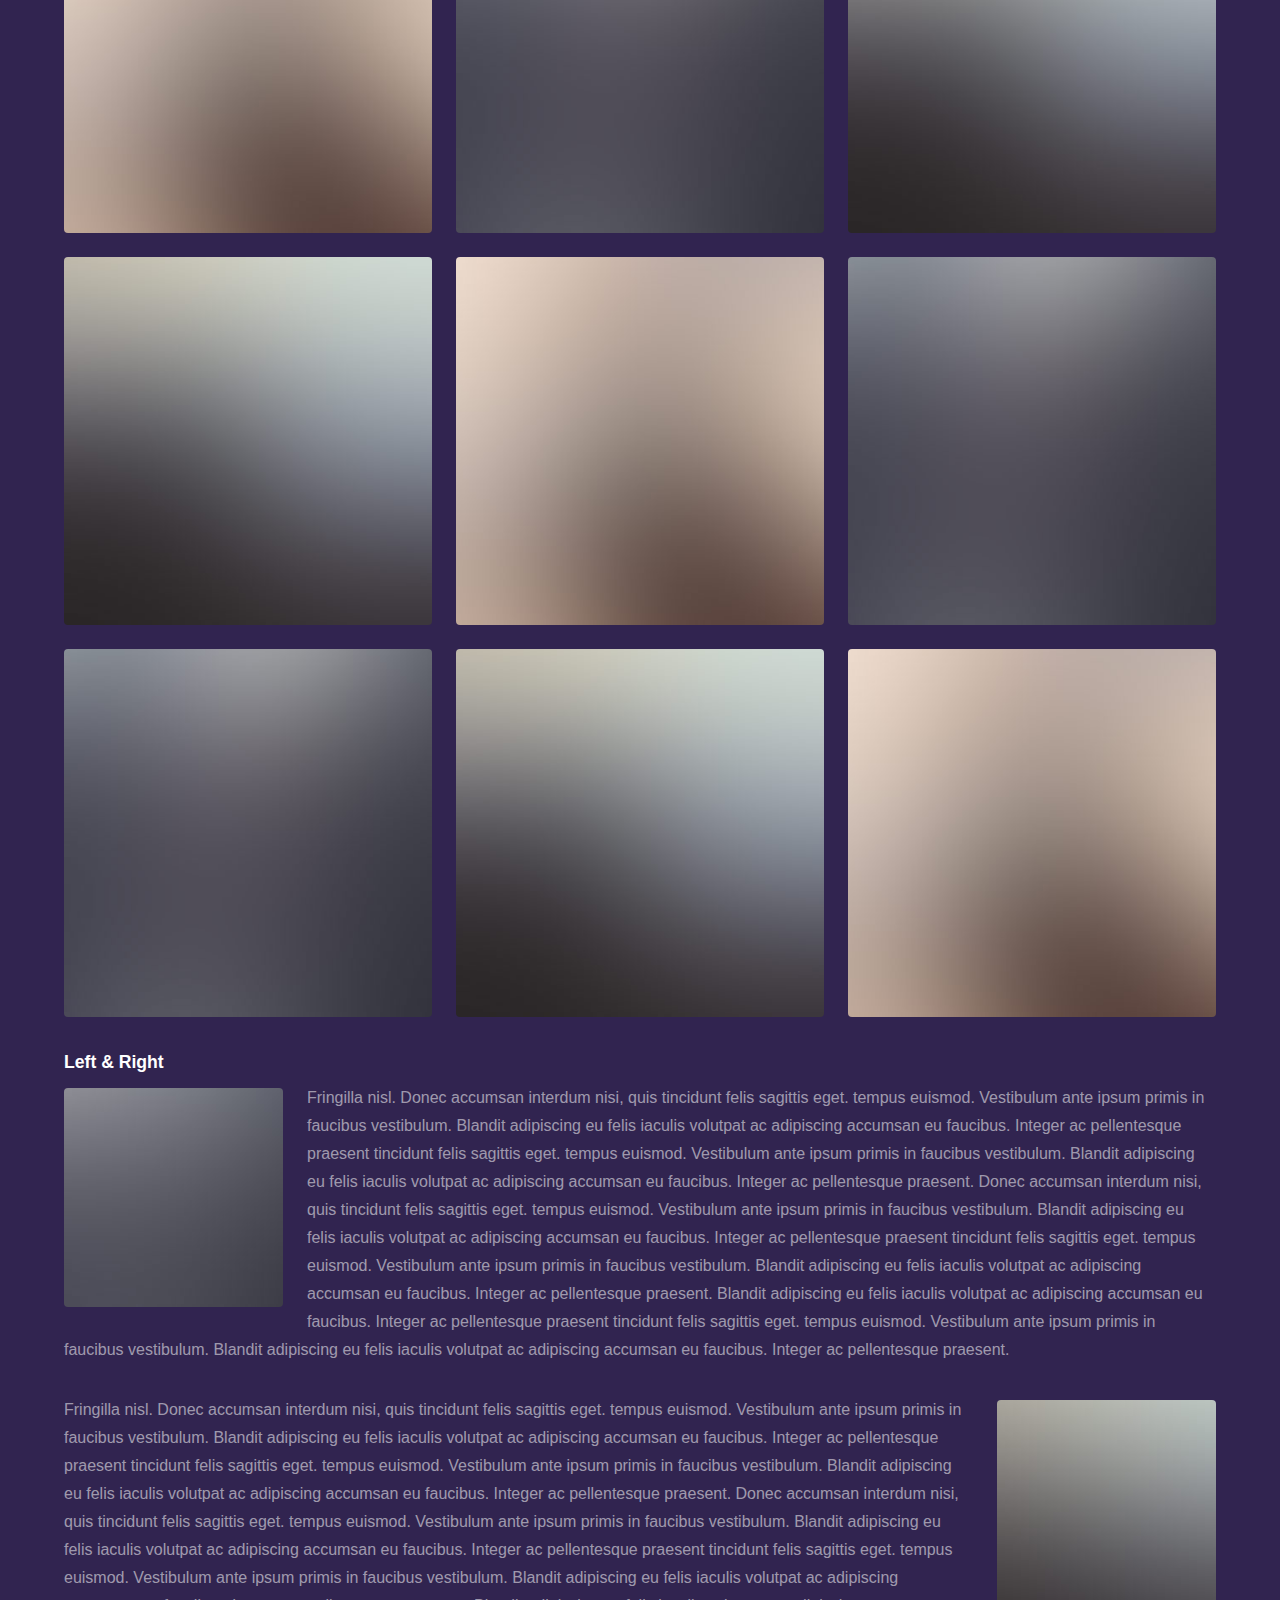
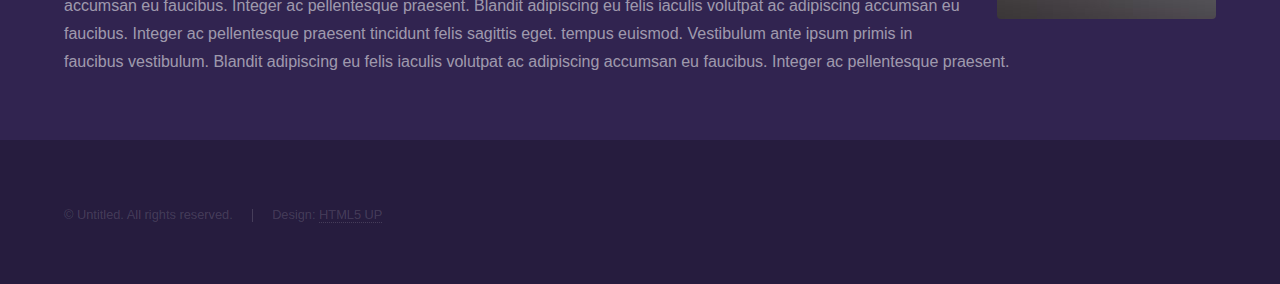
<file: elements.html>
<!DOCTYPE HTML>
<!--
	Hyperspace by HTML5 UP
	html5up.net | @ajlkn
	Free for personal and commercial use under the CCA 3.0 license (html5up.net/license)
-->
<html>
	<head>
		<title>Elements - Hyperspace by HTML5 UP</title>
		<meta charset="utf-8" />
		<meta name="viewport" content="width=device-width, initial-scale=1, user-scalable=no" />
		<link rel="stylesheet" href="assets/css/main.css" />
		<noscript><link rel="stylesheet" href="assets/css/noscript.css" /></noscript>
	</head>
	<body class="is-preload">

		<!-- Header -->
			<header id="header">
				<a href="index.html" class="title">Hyperspace</a>
				<nav>
					<ul>
						<li><a href="index.html">Home</a></li>
						<li><a href="generic.html">Generic</a></li>
						<li><a href="elements.html"  class="active">Elements</a></li>
					</ul>
				</nav>
			</header>

		<!-- Wrapper -->
			<div id="wrapper">

				<!-- Main -->
					<section id="main" class="wrapper">
						<div class="inner">
							<h1 class="major">Elements</h1>

							<!-- Text -->
								<section>
									<h2>Text</h2>
									<p>This is <b>bold</b> and this is <strong>strong</strong>. This is <i>italic</i> and this is <em>emphasized</em>.
									This is <sup>superscript</sup> text and this is <sub>subscript</sub> text.
									This is <u>underlined</u> and this is code: <code>for (;;) { ... }</code>. Finally, <a href="#">this is a link</a>.</p>
									<hr />
									<p>Nunc lacinia ante nunc ac lobortis. Interdum adipiscing gravida odio porttitor sem non mi integer non faucibus ornare mi ut ante amet placerat aliquet. Volutpat eu sed ante lacinia sapien lorem accumsan varius montes viverra nibh in adipiscing blandit tempus accumsan.</p>
									<hr />
									<h2>Heading Level 2</h2>
									<h3>Heading Level 3</h3>
									<h4>Heading Level 4</h4>
									<hr />
									<h3>Blockquote</h3>
									<blockquote>Fringilla nisl. Donec accumsan interdum nisi, quis tincidunt felis sagittis eget tempus euismod. Vestibulum ante ipsum primis in faucibus vestibulum. Blandit adipiscing eu felis iaculis volutpat ac adipiscing accumsan faucibus. Vestibulum ante ipsum primis in faucibus lorem ipsum dolor sit amet nullam adipiscing eu felis.</blockquote>
									<h3>Preformatted</h3>
									<pre><code>i = 0;

while (!deck.isInOrder()) {
    print 'Iteration ' + i;
    deck.shuffle();
    i++;
}

print 'It took ' + i + ' iterations to sort the deck.';</code></pre>
								</section>

							<!-- Lists -->
								<section>
									<h2>Lists</h2>
									<div class="row">
										<div class="col-6 col-12-medium">
											<h3>Unordered</h3>
											<ul>
												<li>Dolor pulvinar etiam.</li>
												<li>Sagittis adipiscing.</li>
												<li>Felis enim feugiat.</li>
											</ul>
											<h3>Alternate</h3>
											<ul class="alt">
												<li>Dolor pulvinar etiam.</li>
												<li>Sagittis adipiscing.</li>
												<li>Felis enim feugiat.</li>
											</ul>
										</div>
										<div class="col-6 col-12-medium">
											<h3>Ordered</h3>
											<ol>
												<li>Dolor pulvinar etiam.</li>
												<li>Etiam vel felis viverra.</li>
												<li>Felis enim feugiat.</li>
												<li>Dolor pulvinar etiam.</li>
												<li>Etiam vel felis lorem.</li>
												<li>Felis enim et feugiat.</li>
											</ol>
											<h3>Icons</h3>
											<ul class="icons">
												<li><a href="#" class="icon brands fa-twitter"><span class="label">Twitter</span></a></li>
												<li><a href="#" class="icon brands fa-facebook-f"><span class="label">Facebook</span></a></li>
												<li><a href="#" class="icon brands fa-instagram"><span class="label">Instagram</span></a></li>
												<li><a href="#" class="icon brands fa-github"><span class="label">Github</span></a></li>
											</ul>
										</div>
									</div>
									<h2>Actions</h2>
									<div class="row">
										<div class="col-6 col-12-medium">
											<ul class="actions">
												<li><a href="#" class="button primary">Default</a></li>
												<li><a href="#" class="button">Default</a></li>
											</ul>
											<ul class="actions small">
												<li><a href="#" class="button primary small">Small</a></li>
												<li><a href="#" class="button small">Small</a></li>
											</ul>
											<ul class="actions stacked">
												<li><a href="#" class="button primary">Default</a></li>
												<li><a href="#" class="button">Default</a></li>
											</ul>
											<ul class="actions stacked">
												<li><a href="#" class="button primary small">Small</a></li>
												<li><a href="#" class="button small">Small</a></li>
											</ul>
										</div>
										<div class="col-6 col-12-medium">
											<ul class="actions stacked">
												<li><a href="#" class="button primary fit">Default</a></li>
												<li><a href="#" class="button fit">Default</a></li>
											</ul>
											<ul class="actions stacked">
												<li><a href="#" class="button primary small fit">Small</a></li>
												<li><a href="#" class="button small fit">Small</a></li>
											</ul>
										</div>
									</div>
								</section>

							<!-- Table -->
								<section>
									<h2>Table</h2>
									<h3>Default</h3>
									<div class="table-wrapper">
										<table>
											<thead>
												<tr>
													<th>Name</th>
													<th>Description</th>
													<th>Price</th>
												</tr>
											</thead>
											<tbody>
												<tr>
													<td>Item One</td>
													<td>Ante turpis integer aliquet porttitor.</td>
													<td>29.99</td>
												</tr>
												<tr>
													<td>Item Two</td>
													<td>Vis ac commodo adipiscing arcu aliquet.</td>
													<td>19.99</td>
												</tr>
												<tr>
													<td>Item Three</td>
													<td> Morbi faucibus arcu accumsan lorem.</td>
													<td>29.99</td>
												</tr>
												<tr>
													<td>Item Four</td>
													<td>Vitae integer tempus condimentum.</td>
													<td>19.99</td>
												</tr>
												<tr>
													<td>Item Five</td>
													<td>Ante turpis integer aliquet porttitor.</td>
													<td>29.99</td>
												</tr>
											</tbody>
											<tfoot>
												<tr>
													<td colspan="2"></td>
													<td>100.00</td>
												</tr>
											</tfoot>
										</table>
									</div>

									<h3>Alternate</h3>
									<div class="table-wrapper">
										<table class="alt">
											<thead>
												<tr>
													<th>Name</th>
													<th>Description</th>
													<th>Price</th>
												</tr>
											</thead>
											<tbody>
												<tr>
													<td>Item One</td>
													<td>Ante turpis integer aliquet porttitor.</td>
													<td>29.99</td>
												</tr>
												<tr>
													<td>Item Two</td>
													<td>Vis ac commodo adipiscing arcu aliquet.</td>
													<td>19.99</td>
												</tr>
												<tr>
													<td>Item Three</td>
													<td> Morbi faucibus arcu accumsan lorem.</td>
													<td>29.99</td>
												</tr>
												<tr>
													<td>Item Four</td>
													<td>Vitae integer tempus condimentum.</td>
													<td>19.99</td>
												</tr>
												<tr>
													<td>Item Five</td>
													<td>Ante turpis integer aliquet porttitor.</td>
													<td>29.99</td>
												</tr>
											</tbody>
											<tfoot>
												<tr>
													<td colspan="2"></td>
													<td>100.00</td>
												</tr>
											</tfoot>
										</table>
									</div>
								</section>

							<!-- Buttons -->
								<section>
									<h3>Buttons</h3>
									<ul class="actions">
										<li><a href="#" class="button primary">Primary</a></li>
										<li><a href="#" class="button">Default</a></li>
									</ul>
									<ul class="actions">
										<li><a href="#" class="button large">Large</a></li>
										<li><a href="#" class="button">Default</a></li>
										<li><a href="#" class="button small">Small</a></li>
									</ul>
									<ul class="actions fit">
										<li><a href="#" class="button primary fit">Fit</a></li>
										<li><a href="#" class="button fit">Fit</a></li>
										<li><a href="#" class="button fit">Fit</a></li>
									</ul>
									<ul class="actions fit small">
										<li><a href="#" class="button primary fit small">Fit + Small</a></li>
										<li><a href="#" class="button fit small">Fit + Small</a></li>
										<li><a href="#" class="button fit small">Fit + Small</a></li>
									</ul>
									<ul class="actions">
										<li><a href="#" class="button primary icon solid fa-download">Icon</a></li>
										<li><a href="#" class="button icon solid fa-upload">Icon</a></li>
										<li><a href="#" class="button icon solid fa-save">Icon</a></li>
									</ul>
									<ul class="actions">
										<li><span class="button primary disabled">Disabled</span></li>
										<li><span class="button disabled">Disabled</span></li>
									</ul>
								</section>

							<!-- Form -->
								<section>
									<h2>Form</h2>
									<form method="post" action="#">
										<div class="row gtr-uniform">
											<div class="col-6 col-12-xsmall">
												<input type="text" name="demo-name" id="demo-name" value="" placeholder="Name" />
											</div>
											<div class="col-6 col-12-xsmall">
												<input type="email" name="demo-email" id="demo-email" value="" placeholder="Email" />
											</div>
											<div class="col-12">
												<select name="demo-category" id="demo-category">
													<option value="">- Category -</option>
													<option value="1">Manufacturing</option>
													<option value="1">Shipping</option>
													<option value="1">Administration</option>
													<option value="1">Human Resources</option>
												</select>
											</div>
											<div class="col-4 col-12-small">
												<input type="radio" id="demo-priority-low" name="demo-priority" checked>
												<label for="demo-priority-low">Low</label>
											</div>
											<div class="col-4 col-12-small">
												<input type="radio" id="demo-priority-normal" name="demo-priority">
												<label for="demo-priority-normal">Normal</label>
											</div>
											<div class="col-4 col-12-small">
												<input type="radio" id="demo-priority-high" name="demo-priority">
												<label for="demo-priority-high">High</label>
											</div>
											<div class="col-6 col-12-small">
												<input type="checkbox" id="demo-copy" name="demo-copy">
												<label for="demo-copy">Email me a copy</label>
											</div>
											<div class="col-6 col-12-small">
												<input type="checkbox" id="demo-human" name="demo-human" checked>
												<label for="demo-human">Not a robot</label>
											</div>
											<div class="col-12">
												<textarea name="demo-message" id="demo-message" placeholder="Enter your message" rows="6"></textarea>
											</div>
											<div class="col-12">
												<ul class="actions">
													<li><input type="submit" value="Send Message" class="primary" /></li>
													<li><input type="reset" value="Reset" /></li>
												</ul>
											</div>
										</div>
									</form>
								</section>

							<!-- Image -->
								<section>
									<h2>Image</h2>
									<h3>Fit</h3>
									<div class="box alt">
										<div class="row gtr-uniform">
											<div class="col-12"><span class="image fit"><img src="images/pic04.jpg" alt="" /></span></div>
											<div class="col-4"><span class="image fit"><img src="images/pic01.jpg" alt="" /></span></div>
											<div class="col-4"><span class="image fit"><img src="images/pic02.jpg" alt="" /></span></div>
											<div class="col-4"><span class="image fit"><img src="images/pic03.jpg" alt="" /></span></div>
											<div class="col-4"><span class="image fit"><img src="images/pic03.jpg" alt="" /></span></div>
											<div class="col-4"><span class="image fit"><img src="images/pic01.jpg" alt="" /></span></div>
											<div class="col-4"><span class="image fit"><img src="images/pic02.jpg" alt="" /></span></div>
											<div class="col-4"><span class="image fit"><img src="images/pic02.jpg" alt="" /></span></div>
											<div class="col-4"><span class="image fit"><img src="images/pic03.jpg" alt="" /></span></div>
											<div class="col-4"><span class="image fit"><img src="images/pic01.jpg" alt="" /></span></div>
										</div>
									</div>
									<h3>Left &amp; Right</h3>
									<p><span class="image left"><img src="images/pic05.jpg" alt="" /></span>Fringilla nisl. Donec accumsan interdum nisi, quis tincidunt felis sagittis eget. tempus euismod. Vestibulum ante ipsum primis in faucibus vestibulum. Blandit adipiscing eu felis iaculis volutpat ac adipiscing accumsan eu faucibus. Integer ac pellentesque praesent tincidunt felis sagittis eget. tempus euismod. Vestibulum ante ipsum primis in faucibus vestibulum. Blandit adipiscing eu felis iaculis volutpat ac adipiscing accumsan eu faucibus. Integer ac pellentesque praesent. Donec accumsan interdum nisi, quis tincidunt felis sagittis eget. tempus euismod. Vestibulum ante ipsum primis in faucibus vestibulum. Blandit adipiscing eu felis iaculis volutpat ac adipiscing accumsan eu faucibus. Integer ac pellentesque praesent tincidunt felis sagittis eget. tempus euismod. Vestibulum ante ipsum primis in faucibus vestibulum. Blandit adipiscing eu felis iaculis volutpat ac adipiscing accumsan eu faucibus. Integer ac pellentesque praesent. Blandit adipiscing eu felis iaculis volutpat ac adipiscing accumsan eu faucibus. Integer ac pellentesque praesent tincidunt felis sagittis eget. tempus euismod. Vestibulum ante ipsum primis in faucibus vestibulum. Blandit adipiscing eu felis iaculis volutpat ac adipiscing accumsan eu faucibus. Integer ac pellentesque praesent.</p>
									<p><span class="image right"><img src="images/pic06.jpg" alt="" /></span>Fringilla nisl. Donec accumsan interdum nisi, quis tincidunt felis sagittis eget. tempus euismod. Vestibulum ante ipsum primis in faucibus vestibulum. Blandit adipiscing eu felis iaculis volutpat ac adipiscing accumsan eu faucibus. Integer ac pellentesque praesent tincidunt felis sagittis eget. tempus euismod. Vestibulum ante ipsum primis in faucibus vestibulum. Blandit adipiscing eu felis iaculis volutpat ac adipiscing accumsan eu faucibus. Integer ac pellentesque praesent. Donec accumsan interdum nisi, quis tincidunt felis sagittis eget. tempus euismod. Vestibulum ante ipsum primis in faucibus vestibulum. Blandit adipiscing eu felis iaculis volutpat ac adipiscing accumsan eu faucibus. Integer ac pellentesque praesent tincidunt felis sagittis eget. tempus euismod. Vestibulum ante ipsum primis in faucibus vestibulum. Blandit adipiscing eu felis iaculis volutpat ac adipiscing accumsan eu faucibus. Integer ac pellentesque praesent. Blandit adipiscing eu felis iaculis volutpat ac adipiscing accumsan eu faucibus. Integer ac pellentesque praesent tincidunt felis sagittis eget. tempus euismod. Vestibulum ante ipsum primis in faucibus vestibulum. Blandit adipiscing eu felis iaculis volutpat ac adipiscing accumsan eu faucibus. Integer ac pellentesque praesent.</p>
								</section>

						</div>
					</section>

			</div>

		<!-- Footer -->
			<footer id="footer" class="wrapper alt">
				<div class="inner">
					<ul class="menu">
						<li>&copy; Untitled. All rights reserved.</li><li>Design: <a href="http://html5up.net">HTML5 UP</a></li>
					</ul>
				</div>
			</footer>

		<!-- Scripts -->
			<script src="assets/js/jquery.min.js"></script>
			<script src="assets/js/jquery.scrollex.min.js"></script>
			<script src="assets/js/jquery.scrolly.min.js"></script>
			<script src="assets/js/browser.min.js"></script>
			<script src="assets/js/breakpoints.min.js"></script>
			<script src="assets/js/util.js"></script>
			<script src="assets/js/main.js"></script>

	</body>
</html>
</file>
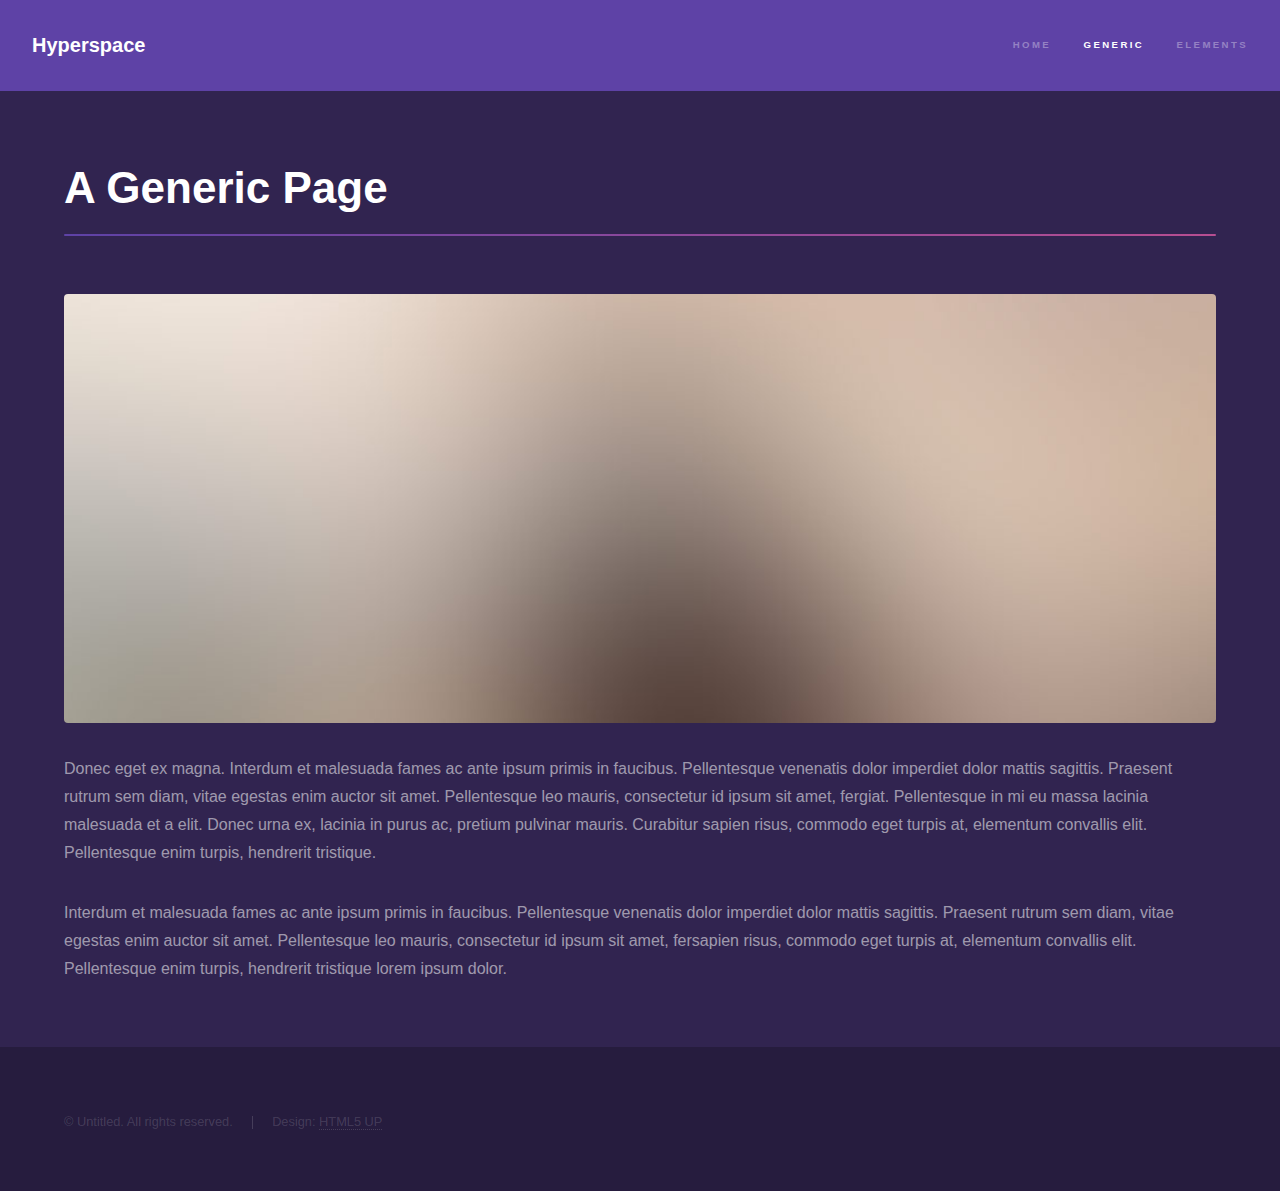
<file: generic.html>
<!DOCTYPE HTML>
<!--
	Hyperspace by HTML5 UP
	html5up.net | @ajlkn
	Free for personal and commercial use under the CCA 3.0 license (html5up.net/license)
-->
<html>
	<head>
		<title>Generic - Hyperspace by HTML5 UP</title>
		<meta charset="utf-8" />
		<meta name="viewport" content="width=device-width, initial-scale=1, user-scalable=no" />
		<link rel="stylesheet" href="assets/css/main.css" />
		<noscript><link rel="stylesheet" href="assets/css/noscript.css" /></noscript>
	</head>
	<body class="is-preload">

		<!-- Header -->
			<header id="header">
				<a href="index.html" class="title">Hyperspace</a>
				<nav>
					<ul>
						<li><a href="index.html">Home</a></li>
						<li><a href="generic.html" class="active">Generic</a></li>
						<li><a href="elements.html">Elements</a></li>
					</ul>
				</nav>
			</header>

		<!-- Wrapper -->
			<div id="wrapper">

				<!-- Main -->
					<section id="main" class="wrapper">
						<div class="inner">
							<h1 class="major">A Generic Page</h1>
							<span class="image fit"><img src="images/pic04.jpg" alt="" /></span>
							<p>Donec eget ex magna. Interdum et malesuada fames ac ante ipsum primis in faucibus. Pellentesque venenatis dolor imperdiet dolor mattis sagittis. Praesent rutrum sem diam, vitae egestas enim auctor sit amet. Pellentesque leo mauris, consectetur id ipsum sit amet, fergiat. Pellentesque in mi eu massa lacinia malesuada et a elit. Donec urna ex, lacinia in purus ac, pretium pulvinar mauris. Curabitur sapien risus, commodo eget turpis at, elementum convallis elit. Pellentesque enim turpis, hendrerit tristique.</p>
							<p>Interdum et malesuada fames ac ante ipsum primis in faucibus. Pellentesque venenatis dolor imperdiet dolor mattis sagittis. Praesent rutrum sem diam, vitae egestas enim auctor sit amet. Pellentesque leo mauris, consectetur id ipsum sit amet, fersapien risus, commodo eget turpis at, elementum convallis elit. Pellentesque enim turpis, hendrerit tristique lorem ipsum dolor.</p>
						</div>
					</section>

			</div>

		<!-- Footer -->
			<footer id="footer" class="wrapper alt">
				<div class="inner">
					<ul class="menu">
						<li>&copy; Untitled. All rights reserved.</li><li>Design: <a href="http://html5up.net">HTML5 UP</a></li>
					</ul>
				</div>
			</footer>

		<!-- Scripts -->
			<script src="assets/js/jquery.min.js"></script>
			<script src="assets/js/jquery.scrollex.min.js"></script>
			<script src="assets/js/jquery.scrolly.min.js"></script>
			<script src="assets/js/browser.min.js"></script>
			<script src="assets/js/breakpoints.min.js"></script>
			<script src="assets/js/util.js"></script>
			<script src="assets/js/main.js"></script>

	</body>
</html>
</file>
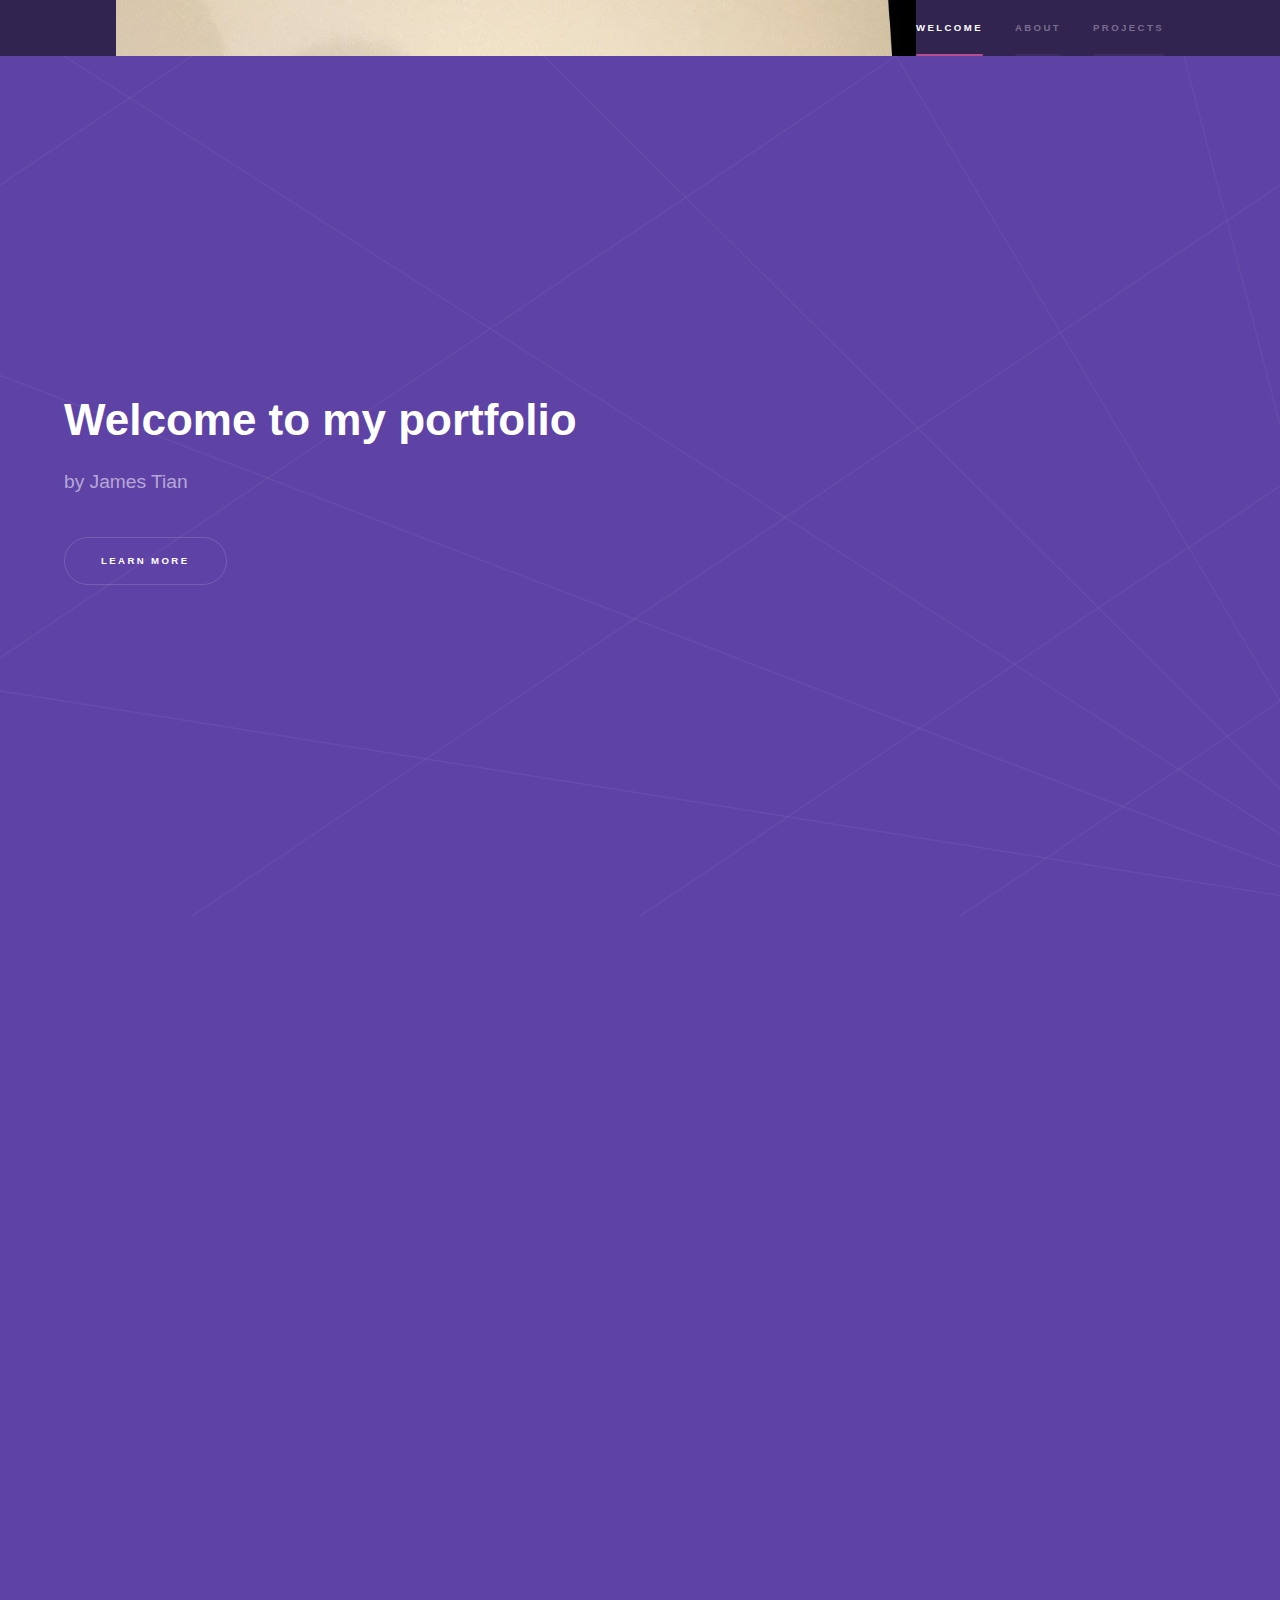
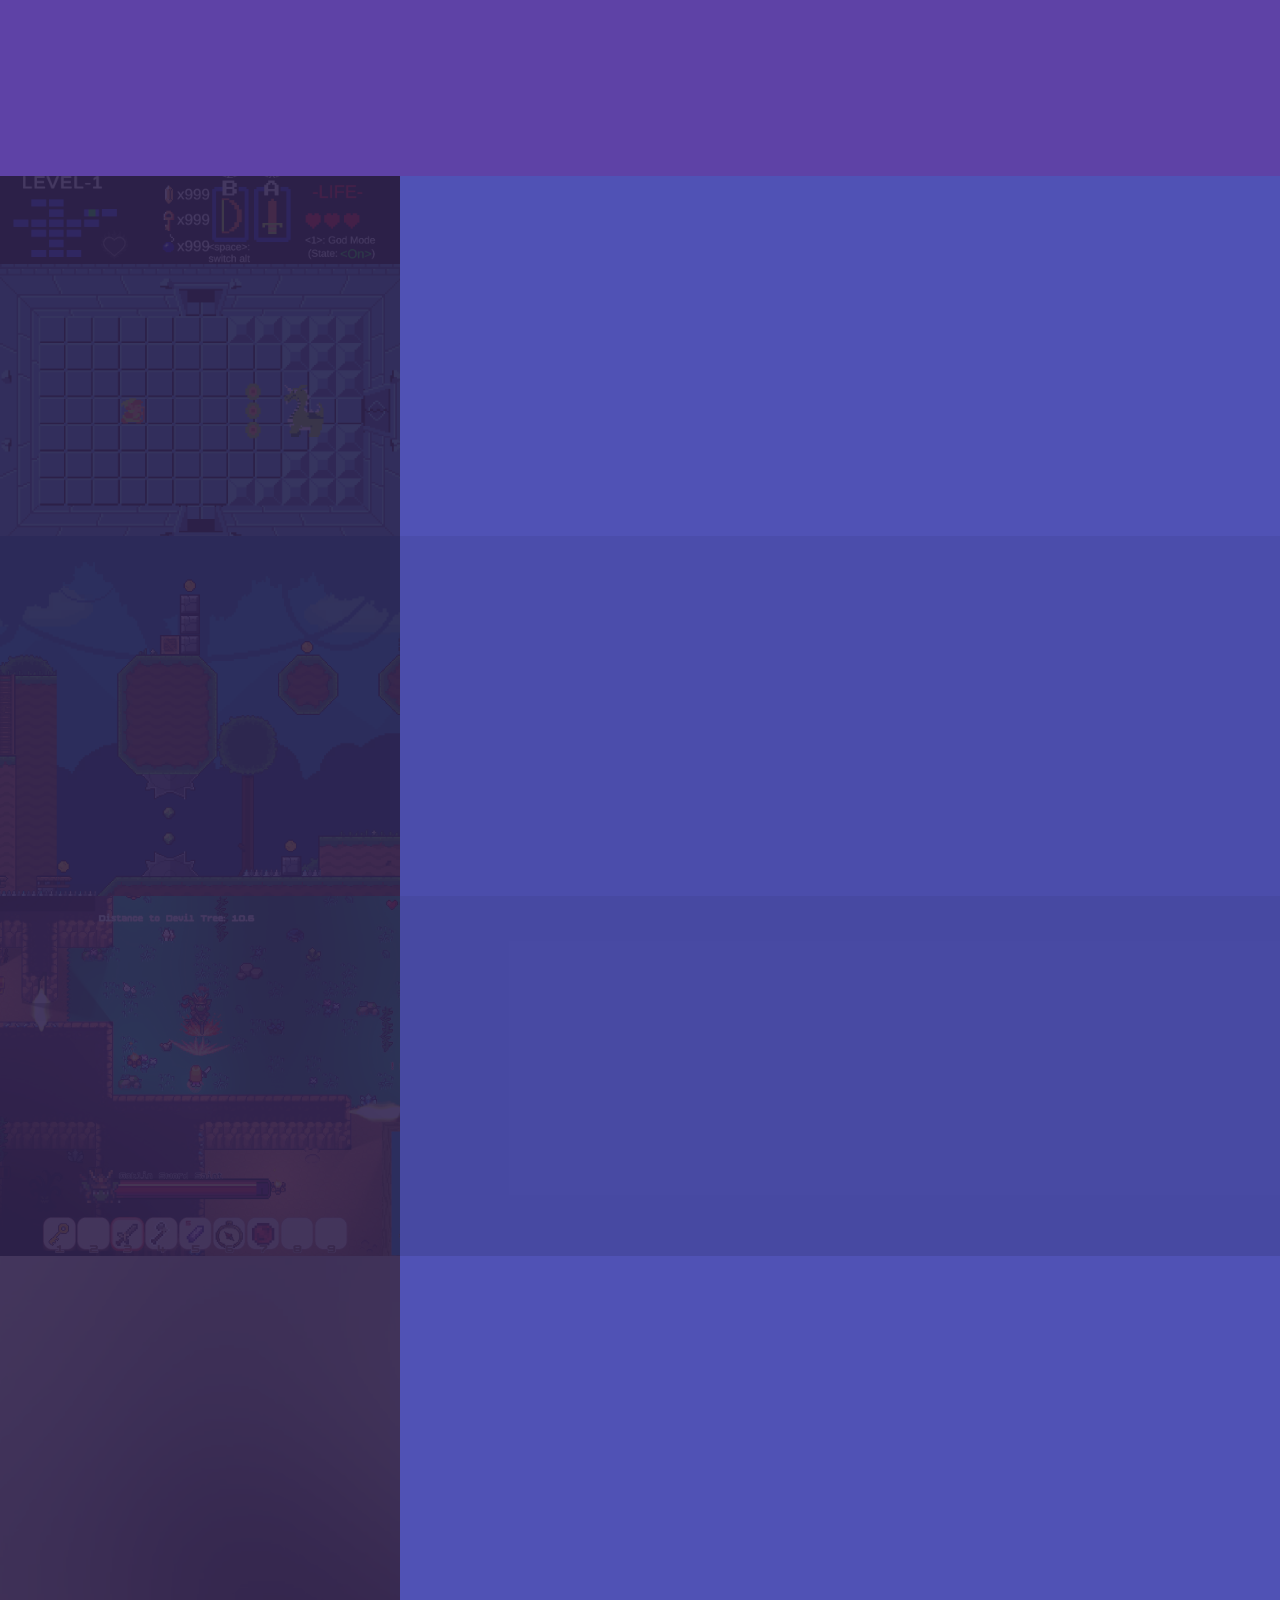
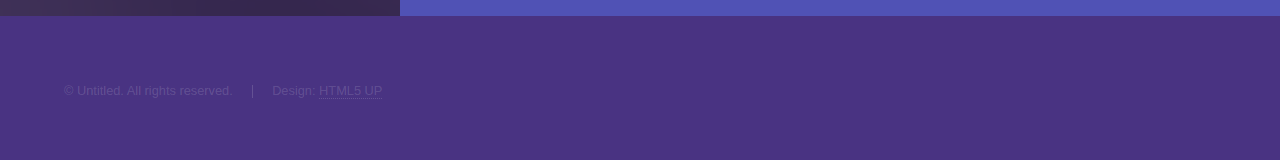
<file: portfolio.html>
<!DOCTYPE HTML>
<!--
	Hyperspace by HTML5 UP
	html5up.net | @ajlkn
	Free for personal and commercial use under the CCA 3.0 license (html5up.net/license)
-->
<html>
	<head>
		<title>Home</title>
		<meta charset="utf-8" />
		<meta name="viewport" content="width=device-width, initial-scale=1, user-scalable=no" />
		<link rel="stylesheet" href="assets/css/main.css" />
		<link rel="icon" href="images/avatar.jpeg" type="image/jpeg">
		<noscript><link rel="stylesheet" href="assets/css/noscript.css" /></noscript>
	</head>
	<body class="is-preload">

		
		<!-- Sidebar -->
			<section id="sidebar">
				<div class="inner">
					<div class="logo-wrapper">
						<a href="index.html">
							<img src="images/avatar.jpeg" alt="My Avatar" class="logo">
						</a>
					</div>
					<nav>
						<ul>
							<li><a href="#intro">Welcome</a></li>
							<li><a href="#one">About</a></li>
							<li><a href="#two">Projects</a></li>
							<!-- <li><a href="#three">What we do</a></li> -->
							<!-- <li><a href="#four">Get in touch</a></li> -->
						</ul>
					</nav>
				</div>
			</section>

		<!-- Wrapper -->
			<div id="wrapper">

				<!-- Intro -->
					<section id="intro" class="wrapper style1 fullscreen fade-up">
						<div class="inner">
							<h1>Welcome to my portfolio</h1>
							<p style="font-size:1.2em; margin-top:-10px;">by James Tian</p>
							<ul class="actions">
								<li><a href="#one" class="button scrolly">Learn more</a></li>
							</ul>
						</div>
					</section>


				<!-- One-->
					<section id="one" class="wrapper style1 fullscreen fade-up">
						<div class="inner">
							<h1>James Tian</h1>
							<p style="font-size:1.2em; margin-top:-10px;">
								Hi, I am James! I am a Computer Science student at the <a href="https://cse.engin.umich.edu/">University of Michigan</a>. 
								If you want to get in touch, my email address is yijiangt@umich.edu.</p>
							<p style="font-size:1.2em; margin-top:-10px;">For more information, check out my <a href="about.html">About Page</a></p>

							<p stype="margin-top:-10px">
								<ul class="icons">
									<li><a href="https://www.linkedin.com/in/yijiang-tian/" class="icon brands fa-linkedin-in"><span class="label">LinkedIn</span></a></li>
									<li><a href="https://github.com/yijiangt" class="icon brands fa-github"><span class="label">GitHub</span></a></li>
									<li><a href="https://www.instagram.com/yijiang_t/" class="icon brands fa-instagram"><span class="label">Instagram</span></a></li>
								</ul>
							</p>
						</div>
					</section>

				<!-- Two -->
					<section id="two" class="wrapper style2 spotlights">
						<section>
							<a href="#" class="image"><img src="images/Zelda_Dungeon_Pic.png" alt="" data-position="center center" /></a>
							<div class="content">
								<div class="inner">
									<h2>The Legend of Zelda: Dungeons</h2>
									<p>Recreate the Dungeons in the Legend of Zelda with special features: the Shadow Master</p>
									<ul class="actions">
										<li><a href="zelda.html" class="button">Learn more</a></li>
									</ul>
								</div>
							</div>
						</section>

						<section>
							<a href="#" class="image"><img src="images/Cubeverse_in_game_pic/Screenshot3.png" alt="" data-position="center center" /></a>
							<div class="content">
								<div class="inner">
									<h2>Cubeverse</h2>
									<p>A gravity-shifting puzzle platformer set on rotating cubes.</p>
									<ul class="actions">
										<li><a href="cubeverse.html" class="button">Learn more</a></li>
									</ul>
								</div>
							</div>
						</section>

						<section>
							<a href="#" class="image"><img src="images/VillageRim_in_game_pic/VillageRimSwordSaint.pic.jpg" alt="" data-position="center center" /></a>
							<div class="content">
								<div class="inner">
									<h2>Village Rim</h2>
									<p>A dual-world action adventure blending exploration and combat.</p>
									<ul class="actions">
										<li><a href="village_rim.html" class="button">Learn more</a></li>
									</ul>
								</div>
							</div>
						</section>

						<section>
							<a href="#" class="image"><img src="images/pic01.jpg" alt="" data-position="center center" /></a>
							<div class="content">
								<div class="inner">
									<h2>More to come...</h2>
									<!-- <p>Phasellus convallis elit id ullamcorper pulvinar. Duis aliquam turpis mauris, eu ultricies erat malesuada quis. Aliquam dapibus.</p> -->
									<ul class="actions">
										<li><a href="index.html" class="button">Learn more</a></li>
									</ul>
								</div>
							</div>
						</section>
						<!-- <section>
							<a href="#" class="image"><img src="images/pic02.jpg" alt="" data-position="top center" /></a>
							<div class="content">
								<div class="inner">
									<h2>Feugiat consequat</h2>
									<p>Phasellus convallis elit id ullamcorper pulvinar. Duis aliquam turpis mauris, eu ultricies erat malesuada quis. Aliquam dapibus.</p>
									<ul class="actions">
										<li><a href="generic.html" class="button">Learn more</a></li>
									</ul>
								</div>
							</div>
						</section>
						<section>
							<a href="#" class="image"><img src="images/pic03.jpg" alt="" data-position="25% 25%" /></a>
							<div class="content">
								<div class="inner">
									<h2>Ultricies aliquam</h2>
									<p>Phasellus convallis elit id ullamcorper pulvinar. Duis aliquam turpis mauris, eu ultricies erat malesuada quis. Aliquam dapibus.</p>
									<ul class="actions">
										<li><a href="generic.html" class="button">Learn more</a></li>
									</ul>
								</div>
							</div>
						</section>
					</section> -->

				<!-- Three -->
					<!-- <section id="three" class="wrapper style3 fade-up">
						<div class="inner">
							<h2>What we do</h2>
							<p>Phasellus convallis elit id ullamcorper pulvinar. Duis aliquam turpis mauris, eu ultricies erat malesuada quis. Aliquam dapibus, lacus eget hendrerit bibendum, urna est aliquam sem, sit amet imperdiet est velit quis lorem.</p>
							<div class="features">
								<section>
									<span class="icon solid major fa-code"></span>
									<h3>Lorem ipsum amet</h3>
									<p>Phasellus convallis elit id ullam corper amet et pulvinar. Duis aliquam turpis mauris, sed ultricies erat dapibus.</p>
								</section>
								<section>
									<span class="icon solid major fa-lock"></span>
									<h3>Aliquam sed nullam</h3>
									<p>Phasellus convallis elit id ullam corper amet et pulvinar. Duis aliquam turpis mauris, sed ultricies erat dapibus.</p>
								</section>
								<section>
									<span class="icon solid major fa-cog"></span>
									<h3>Sed erat ullam corper</h3>
									<p>Phasellus convallis elit id ullam corper amet et pulvinar. Duis aliquam turpis mauris, sed ultricies erat dapibus.</p>
								</section>
								<section>
									<span class="icon solid major fa-desktop"></span>
									<h3>Veroeros quis lorem</h3>
									<p>Phasellus convallis elit id ullam corper amet et pulvinar. Duis aliquam turpis mauris, sed ultricies erat dapibus.</p>
								</section>
								<section>
									<span class="icon solid major fa-link"></span>
									<h3>Urna quis bibendum</h3>
									<p>Phasellus convallis elit id ullam corper amet et pulvinar. Duis aliquam turpis mauris, sed ultricies erat dapibus.</p>
								</section>
								<section>
									<span class="icon major fa-gem"></span>
									<h3>Aliquam urna dapibus</h3>
									<p>Phasellus convallis elit id ullam corper amet et pulvinar. Duis aliquam turpis mauris, sed ultricies erat dapibus.</p>
								</section>
							</div>
							<ul class="actions">
								<li><a href="generic.html" class="button">Learn more</a></li>
							</ul>
						</div>
					</section> -->

				<!-- Four -->
					<!-- <section id="four" class="wrapper style1 fade-up">
						<div class="inner">
							<h2>Get in touch</h2>
							<p>Phasellus convallis elit id ullamcorper pulvinar. Duis aliquam turpis mauris, eu ultricies erat malesuada quis. Aliquam dapibus, lacus eget hendrerit bibendum, urna est aliquam sem, sit amet imperdiet est velit quis lorem.</p>
							<div class="split style1">
								<section>
									<form method="post" action="#">
										<div class="fields">
											<div class="field half">
												<label for="name">Name</label>
												<input type="text" name="name" id="name" />
											</div>
											<div class="field half">
												<label for="email">Email</label>
												<input type="text" name="email" id="email" />
											</div>
											<div class="field">
												<label for="message">Message</label>
												<textarea name="message" id="message" rows="5"></textarea>
											</div>
										</div>
										<ul class="actions">
											<li><a href="" class="button submit">Send Message</a></li>
										</ul>
									</form>
								</section>
								<section>
									<ul class="contact">
										<li>
											<h3>Address</h3>
											<span>12345 Somewhere Road #654<br />
											Nashville, TN 00000-0000<br />
											USA</span>
										</li>
										<li>
											<h3>Email</h3>
											<a href="#">user@untitled.tld</a>
										</li>
										<li>
											<h3>Phone</h3>
											<span>(000) 000-0000</span>
										</li>
										<li>
											<h3>Social</h3>
											<ul class="icons">
												<li><a href="https://github.com/yijiangt" class="icon brands fa-github"><span class="label">GitHub</span></a></li>
												<li><a href="https://www.instagram.com/yijiang_t/" class="icon brands fa-instagram"><span class="label">Instagram</span></a></li>
												<li><a href="https://www.linkedin.com/in/yijiang-tian/" class="icon brands fa-linkedin-in"><span class="label">LinkedIn</span></a></li>
											</ul>
										</li>
									</ul>
								</section>
							</div>
						</div>
					</section> -->
			</div>

		<!-- Footer -->
			<footer id="footer" class="wrapper style1-alt">
				<div class="inner">
					<ul class="menu">
						<li>&copy; Untitled. All rights reserved.</li><li>Design: <a href="http://html5up.net">HTML5 UP</a></li>
					</ul>
				</div>
			</footer>

		<!-- Scripts -->
			<script src="assets/js/jquery.min.js"></script>
			<script src="assets/js/jquery.scrollex.min.js"></script>
			<script src="assets/js/jquery.scrolly.min.js"></script>
			<script src="assets/js/browser.min.js"></script>
			<script src="assets/js/breakpoints.min.js"></script>
			<script src="assets/js/util.js"></script>
			<script src="assets/js/main.js"></script>

	</body>
</html>
</file>
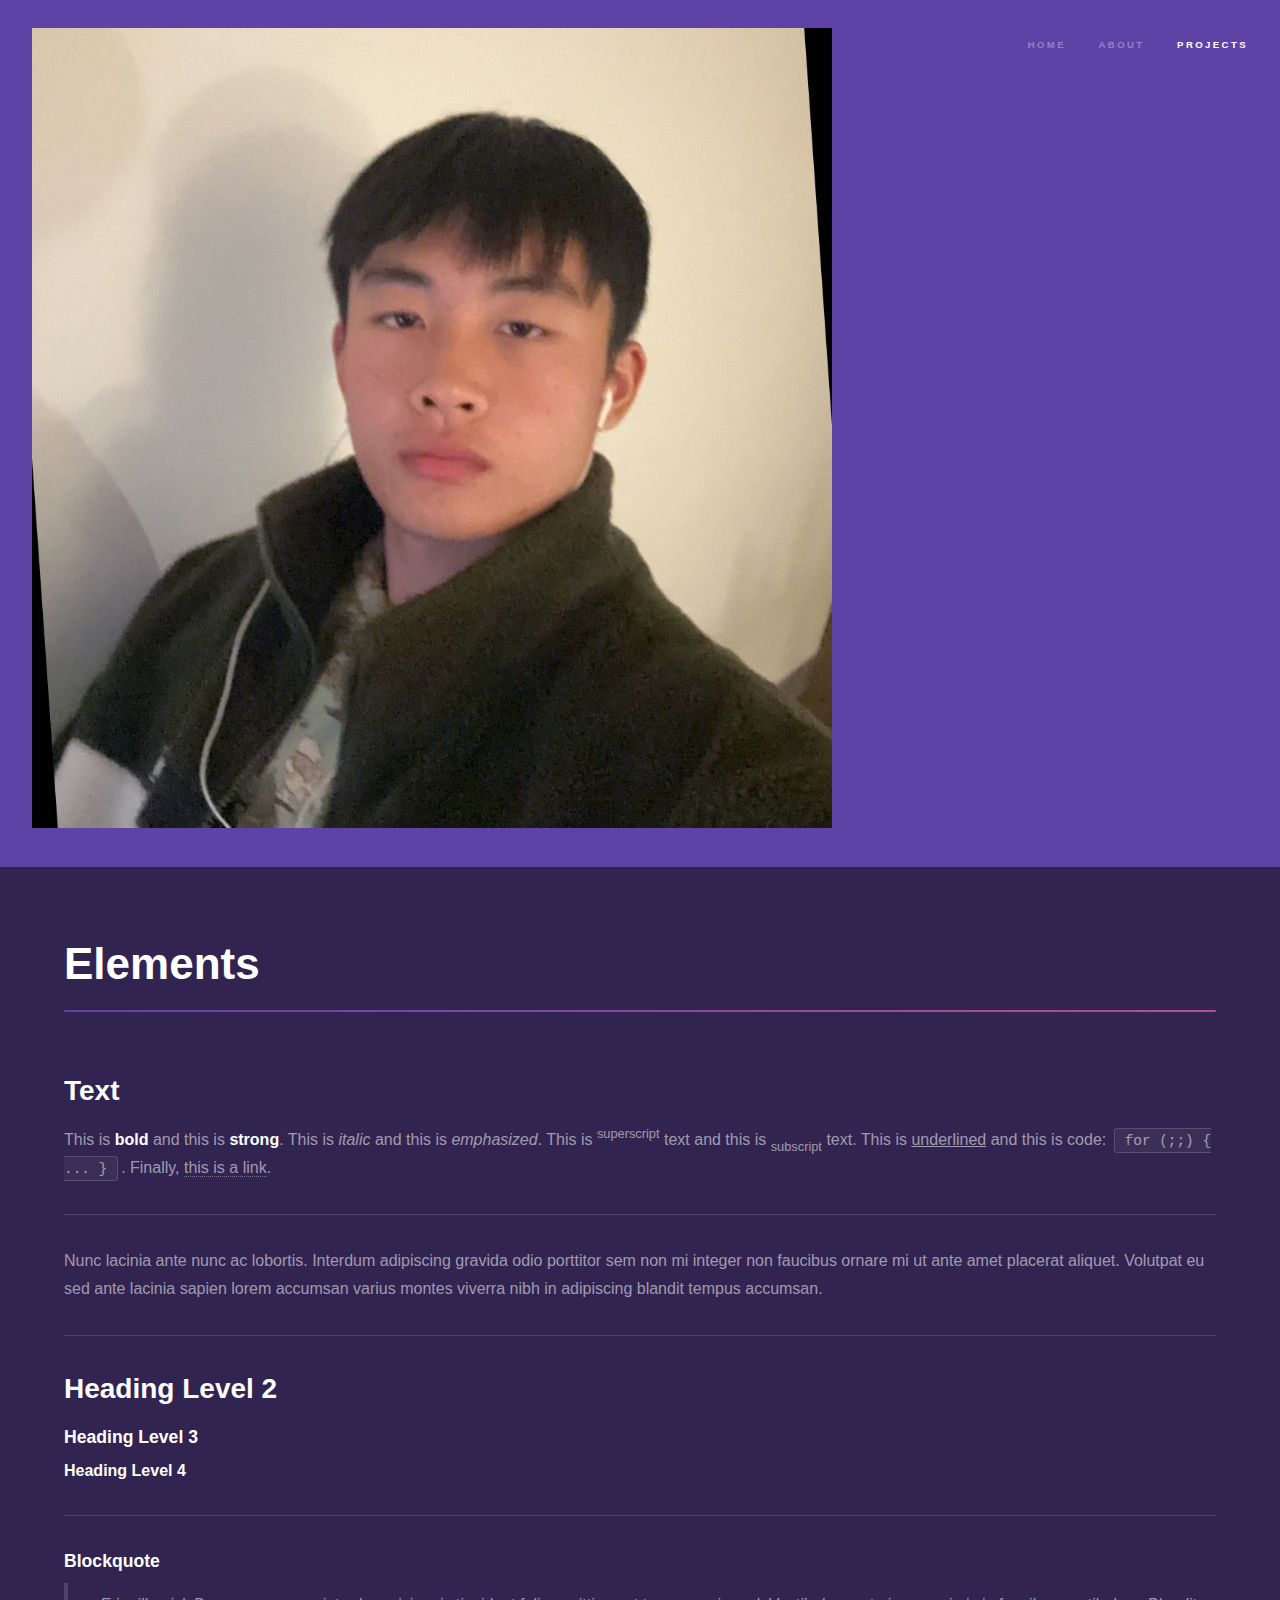
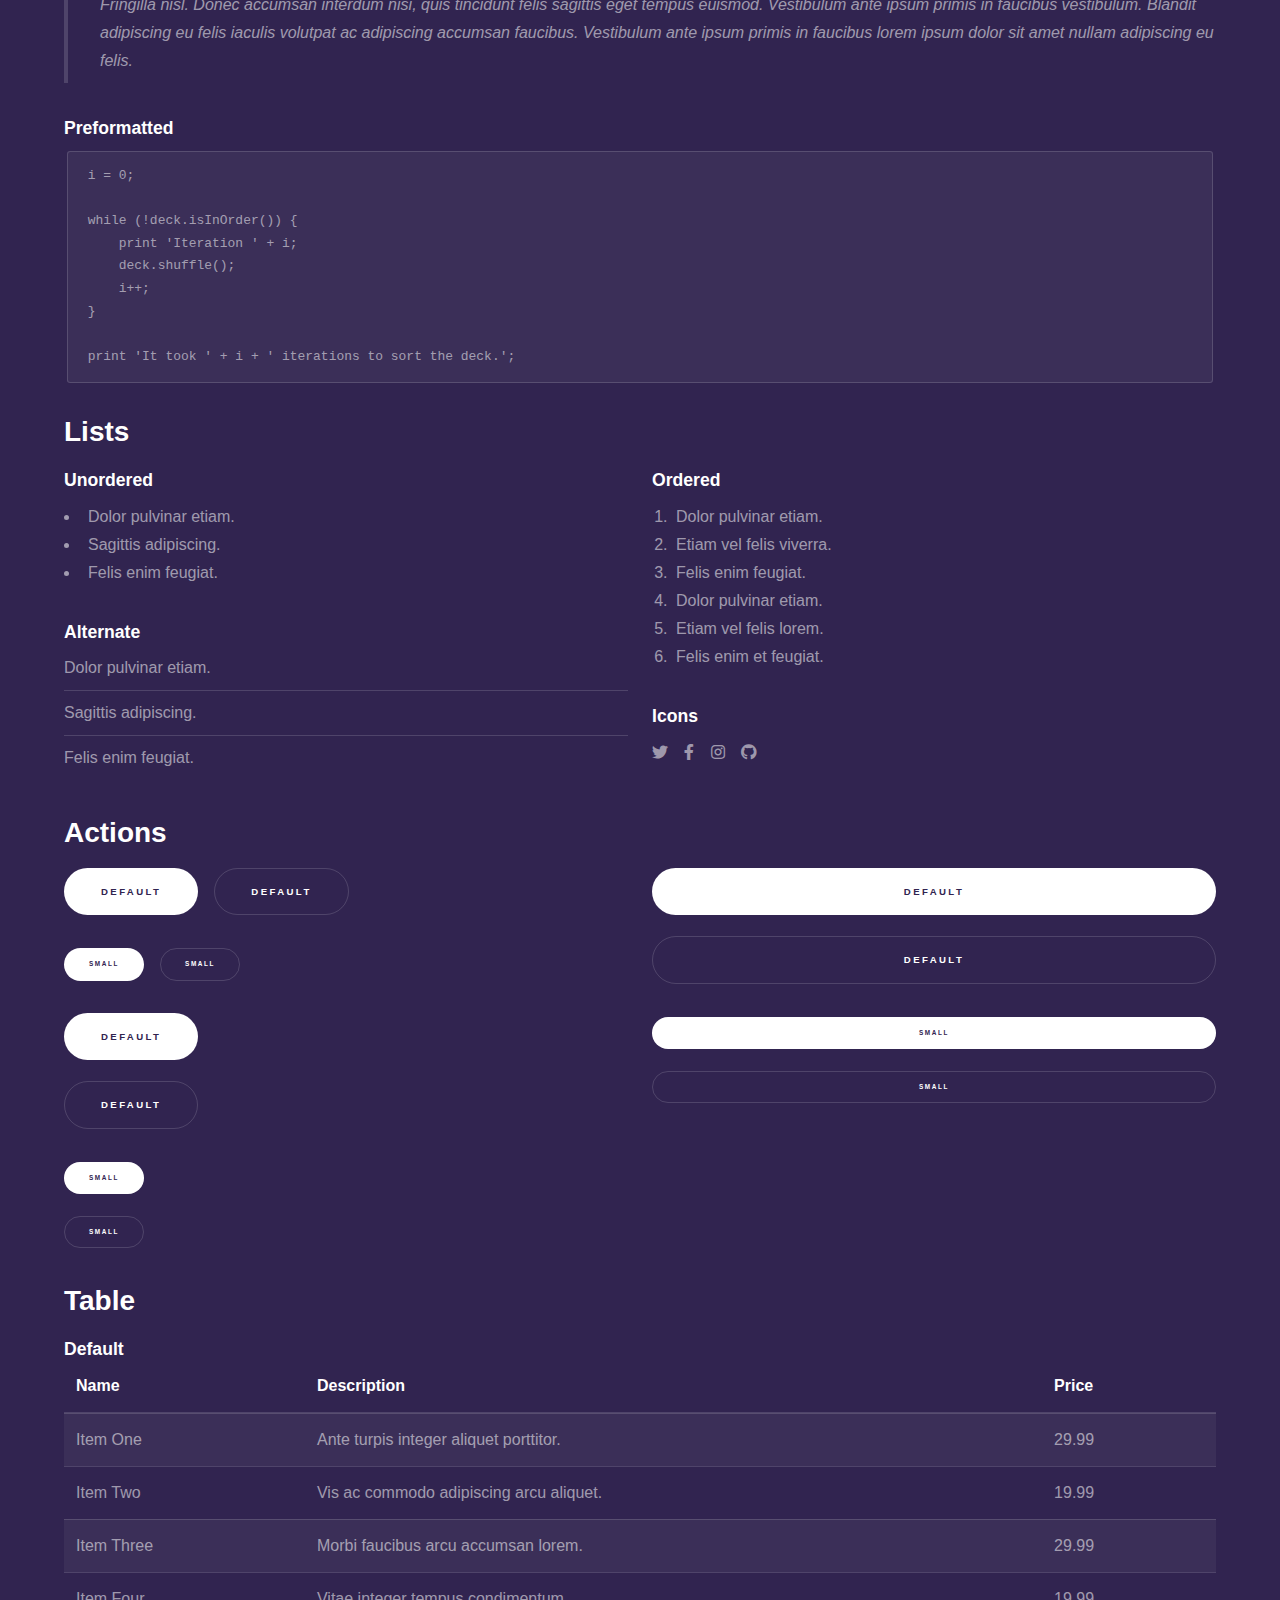
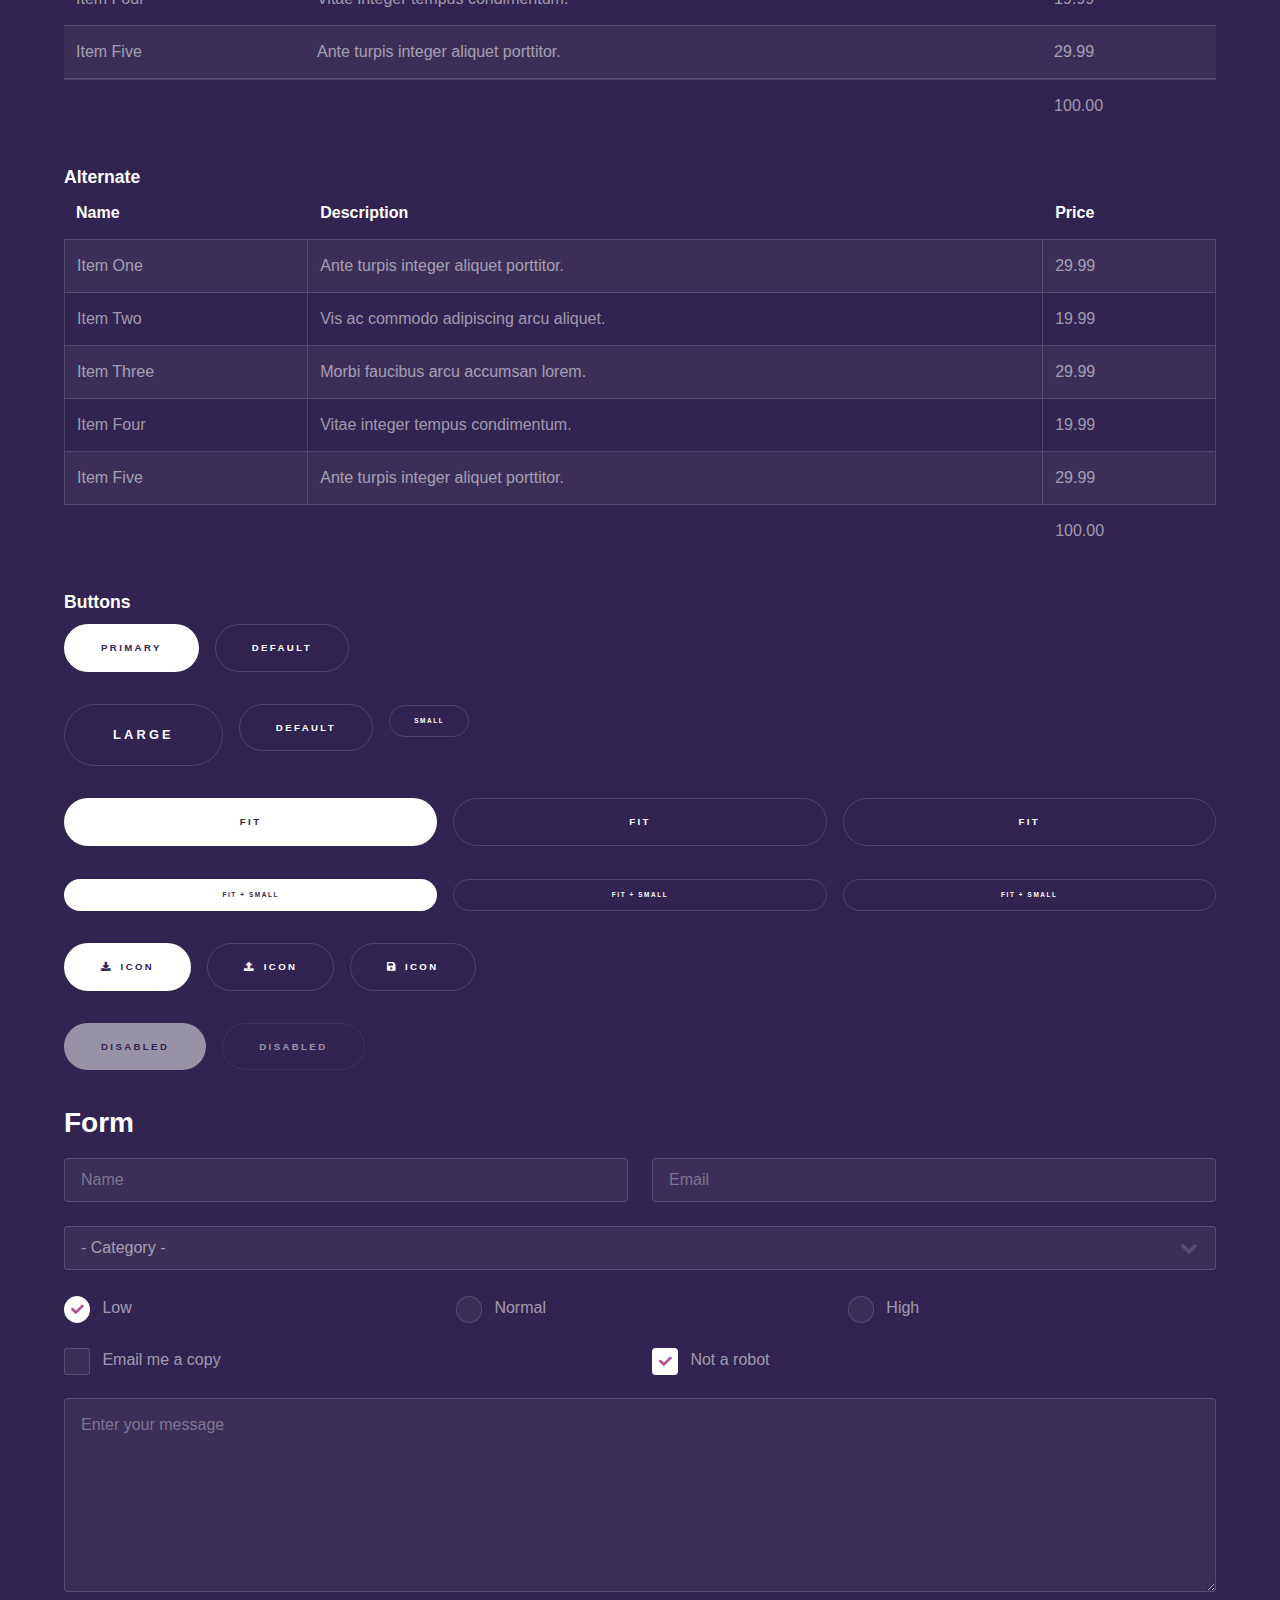
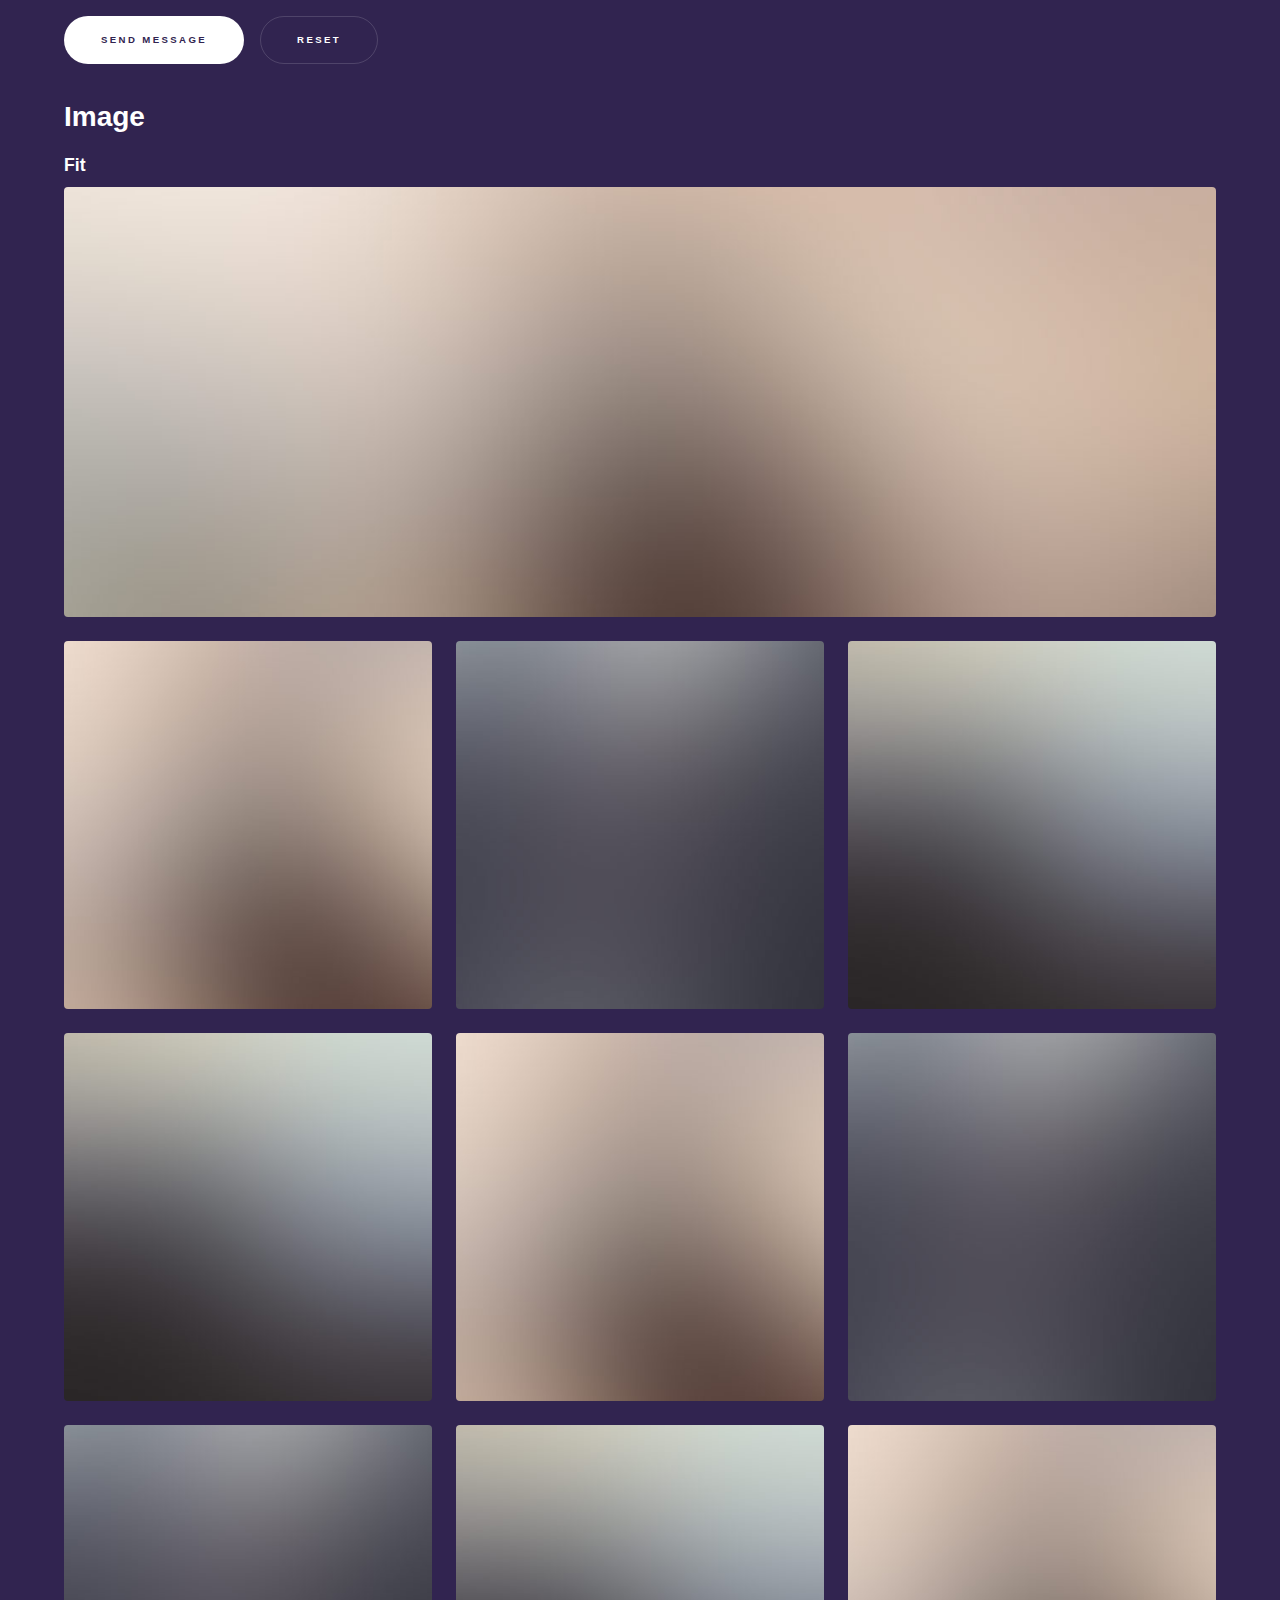
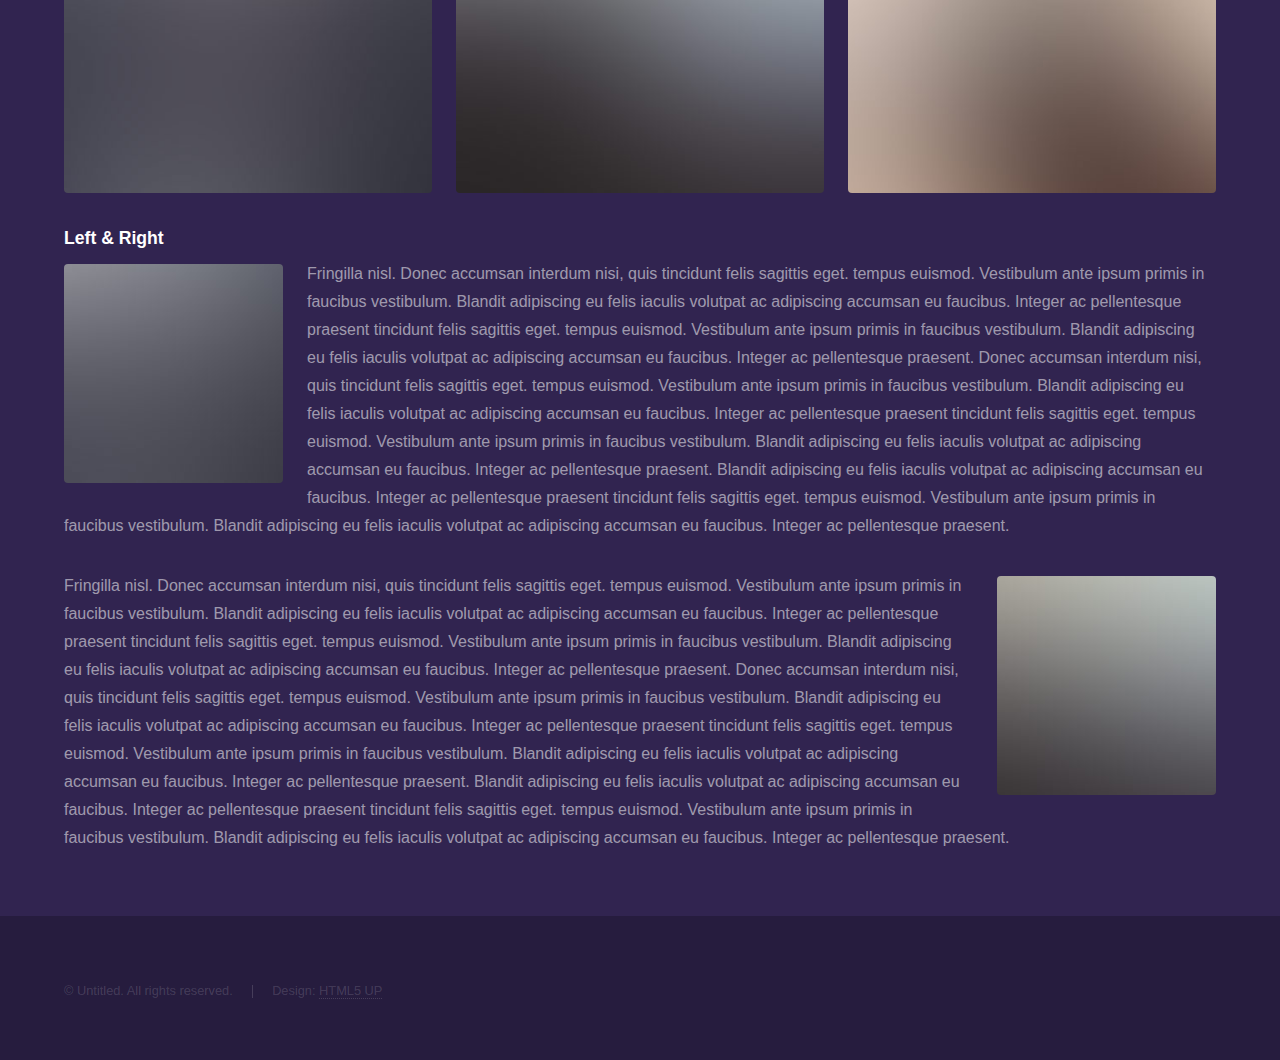
<file: projects.html>
<!DOCTYPE HTML>
<!--
	Hyperspace by HTML5 UP
	html5up.net | @ajlkn
	Free for personal and commercial use under the CCA 3.0 license (html5up.net/license)
-->
<html>
	<head>
		<title>Projects</title>
		<meta charset="utf-8" />
		<meta name="viewport" content="width=device-width, initial-scale=1, user-scalable=no" />
		<link rel="stylesheet" href="assets/css/main.css" />
        <link rel="icon" href="images/avatar.jpeg" type="image/jpeg">
		<noscript><link rel="stylesheet" href="assets/css/noscript.css" /></noscript>
	</head>
	<body class="is-preload">

		<!-- Header -->
			<header id="header">
				<a href="index.html" class="title">
                    <img src="images/avatar.jpeg" alt="My Avatar" class="logo">
                </a>
				<nav>
					<ul>
						<li><a href="index.html">Home</a></li>
						<li><a href="about.html">About</a></li>
						<li><a href="projects.html"  class="active">Projects</a></li>
					</ul>
				</nav>
			</header>

		<!-- Wrapper -->
			<div id="wrapper">

				<!-- Main -->
					<section id="main" class="wrapper">
						<div class="inner">
							<h1 class="major">Elements</h1>

							<!-- Text -->
								<section>
									<h2>Text</h2>
									<p>This is <b>bold</b> and this is <strong>strong</strong>. This is <i>italic</i> and this is <em>emphasized</em>.
									This is <sup>superscript</sup> text and this is <sub>subscript</sub> text.
									This is <u>underlined</u> and this is code: <code>for (;;) { ... }</code>. Finally, <a href="#">this is a link</a>.</p>
									<hr />
									<p>Nunc lacinia ante nunc ac lobortis. Interdum adipiscing gravida odio porttitor sem non mi integer non faucibus ornare mi ut ante amet placerat aliquet. Volutpat eu sed ante lacinia sapien lorem accumsan varius montes viverra nibh in adipiscing blandit tempus accumsan.</p>
									<hr />
									<h2>Heading Level 2</h2>
									<h3>Heading Level 3</h3>
									<h4>Heading Level 4</h4>
									<hr />
									<h3>Blockquote</h3>
									<blockquote>Fringilla nisl. Donec accumsan interdum nisi, quis tincidunt felis sagittis eget tempus euismod. Vestibulum ante ipsum primis in faucibus vestibulum. Blandit adipiscing eu felis iaculis volutpat ac adipiscing accumsan faucibus. Vestibulum ante ipsum primis in faucibus lorem ipsum dolor sit amet nullam adipiscing eu felis.</blockquote>
									<h3>Preformatted</h3>
									<pre><code>i = 0;

while (!deck.isInOrder()) {
    print 'Iteration ' + i;
    deck.shuffle();
    i++;
}

print 'It took ' + i + ' iterations to sort the deck.';</code></pre>
								</section>

							<!-- Lists -->
								<section>
									<h2>Lists</h2>
									<div class="row">
										<div class="col-6 col-12-medium">
											<h3>Unordered</h3>
											<ul>
												<li>Dolor pulvinar etiam.</li>
												<li>Sagittis adipiscing.</li>
												<li>Felis enim feugiat.</li>
											</ul>
											<h3>Alternate</h3>
											<ul class="alt">
												<li>Dolor pulvinar etiam.</li>
												<li>Sagittis adipiscing.</li>
												<li>Felis enim feugiat.</li>
											</ul>
										</div>
										<div class="col-6 col-12-medium">
											<h3>Ordered</h3>
											<ol>
												<li>Dolor pulvinar etiam.</li>
												<li>Etiam vel felis viverra.</li>
												<li>Felis enim feugiat.</li>
												<li>Dolor pulvinar etiam.</li>
												<li>Etiam vel felis lorem.</li>
												<li>Felis enim et feugiat.</li>
											</ol>
											<h3>Icons</h3>
											<ul class="icons">
												<li><a href="#" class="icon brands fa-twitter"><span class="label">Twitter</span></a></li>
												<li><a href="#" class="icon brands fa-facebook-f"><span class="label">Facebook</span></a></li>
												<li><a href="#" class="icon brands fa-instagram"><span class="label">Instagram</span></a></li>
												<li><a href="#" class="icon brands fa-github"><span class="label">Github</span></a></li>
											</ul>
										</div>
									</div>
									<h2>Actions</h2>
									<div class="row">
										<div class="col-6 col-12-medium">
											<ul class="actions">
												<li><a href="#" class="button primary">Default</a></li>
												<li><a href="#" class="button">Default</a></li>
											</ul>
											<ul class="actions small">
												<li><a href="#" class="button primary small">Small</a></li>
												<li><a href="#" class="button small">Small</a></li>
											</ul>
											<ul class="actions stacked">
												<li><a href="#" class="button primary">Default</a></li>
												<li><a href="#" class="button">Default</a></li>
											</ul>
											<ul class="actions stacked">
												<li><a href="#" class="button primary small">Small</a></li>
												<li><a href="#" class="button small">Small</a></li>
											</ul>
										</div>
										<div class="col-6 col-12-medium">
											<ul class="actions stacked">
												<li><a href="#" class="button primary fit">Default</a></li>
												<li><a href="#" class="button fit">Default</a></li>
											</ul>
											<ul class="actions stacked">
												<li><a href="#" class="button primary small fit">Small</a></li>
												<li><a href="#" class="button small fit">Small</a></li>
											</ul>
										</div>
									</div>
								</section>

							<!-- Table -->
								<section>
									<h2>Table</h2>
									<h3>Default</h3>
									<div class="table-wrapper">
										<table>
											<thead>
												<tr>
													<th>Name</th>
													<th>Description</th>
													<th>Price</th>
												</tr>
											</thead>
											<tbody>
												<tr>
													<td>Item One</td>
													<td>Ante turpis integer aliquet porttitor.</td>
													<td>29.99</td>
												</tr>
												<tr>
													<td>Item Two</td>
													<td>Vis ac commodo adipiscing arcu aliquet.</td>
													<td>19.99</td>
												</tr>
												<tr>
													<td>Item Three</td>
													<td> Morbi faucibus arcu accumsan lorem.</td>
													<td>29.99</td>
												</tr>
												<tr>
													<td>Item Four</td>
													<td>Vitae integer tempus condimentum.</td>
													<td>19.99</td>
												</tr>
												<tr>
													<td>Item Five</td>
													<td>Ante turpis integer aliquet porttitor.</td>
													<td>29.99</td>
												</tr>
											</tbody>
											<tfoot>
												<tr>
													<td colspan="2"></td>
													<td>100.00</td>
												</tr>
											</tfoot>
										</table>
									</div>

									<h3>Alternate</h3>
									<div class="table-wrapper">
										<table class="alt">
											<thead>
												<tr>
													<th>Name</th>
													<th>Description</th>
													<th>Price</th>
												</tr>
											</thead>
											<tbody>
												<tr>
													<td>Item One</td>
													<td>Ante turpis integer aliquet porttitor.</td>
													<td>29.99</td>
												</tr>
												<tr>
													<td>Item Two</td>
													<td>Vis ac commodo adipiscing arcu aliquet.</td>
													<td>19.99</td>
												</tr>
												<tr>
													<td>Item Three</td>
													<td> Morbi faucibus arcu accumsan lorem.</td>
													<td>29.99</td>
												</tr>
												<tr>
													<td>Item Four</td>
													<td>Vitae integer tempus condimentum.</td>
													<td>19.99</td>
												</tr>
												<tr>
													<td>Item Five</td>
													<td>Ante turpis integer aliquet porttitor.</td>
													<td>29.99</td>
												</tr>
											</tbody>
											<tfoot>
												<tr>
													<td colspan="2"></td>
													<td>100.00</td>
												</tr>
											</tfoot>
										</table>
									</div>
								</section>

							<!-- Buttons -->
								<section>
									<h3>Buttons</h3>
									<ul class="actions">
										<li><a href="#" class="button primary">Primary</a></li>
										<li><a href="#" class="button">Default</a></li>
									</ul>
									<ul class="actions">
										<li><a href="#" class="button large">Large</a></li>
										<li><a href="#" class="button">Default</a></li>
										<li><a href="#" class="button small">Small</a></li>
									</ul>
									<ul class="actions fit">
										<li><a href="#" class="button primary fit">Fit</a></li>
										<li><a href="#" class="button fit">Fit</a></li>
										<li><a href="#" class="button fit">Fit</a></li>
									</ul>
									<ul class="actions fit small">
										<li><a href="#" class="button primary fit small">Fit + Small</a></li>
										<li><a href="#" class="button fit small">Fit + Small</a></li>
										<li><a href="#" class="button fit small">Fit + Small</a></li>
									</ul>
									<ul class="actions">
										<li><a href="#" class="button primary icon solid fa-download">Icon</a></li>
										<li><a href="#" class="button icon solid fa-upload">Icon</a></li>
										<li><a href="#" class="button icon solid fa-save">Icon</a></li>
									</ul>
									<ul class="actions">
										<li><span class="button primary disabled">Disabled</span></li>
										<li><span class="button disabled">Disabled</span></li>
									</ul>
								</section>

							<!-- Form -->
								<section>
									<h2>Form</h2>
									<form method="post" action="#">
										<div class="row gtr-uniform">
											<div class="col-6 col-12-xsmall">
												<input type="text" name="demo-name" id="demo-name" value="" placeholder="Name" />
											</div>
											<div class="col-6 col-12-xsmall">
												<input type="email" name="demo-email" id="demo-email" value="" placeholder="Email" />
											</div>
											<div class="col-12">
												<select name="demo-category" id="demo-category">
													<option value="">- Category -</option>
													<option value="1">Manufacturing</option>
													<option value="1">Shipping</option>
													<option value="1">Administration</option>
													<option value="1">Human Resources</option>
												</select>
											</div>
											<div class="col-4 col-12-small">
												<input type="radio" id="demo-priority-low" name="demo-priority" checked>
												<label for="demo-priority-low">Low</label>
											</div>
											<div class="col-4 col-12-small">
												<input type="radio" id="demo-priority-normal" name="demo-priority">
												<label for="demo-priority-normal">Normal</label>
											</div>
											<div class="col-4 col-12-small">
												<input type="radio" id="demo-priority-high" name="demo-priority">
												<label for="demo-priority-high">High</label>
											</div>
											<div class="col-6 col-12-small">
												<input type="checkbox" id="demo-copy" name="demo-copy">
												<label for="demo-copy">Email me a copy</label>
											</div>
											<div class="col-6 col-12-small">
												<input type="checkbox" id="demo-human" name="demo-human" checked>
												<label for="demo-human">Not a robot</label>
											</div>
											<div class="col-12">
												<textarea name="demo-message" id="demo-message" placeholder="Enter your message" rows="6"></textarea>
											</div>
											<div class="col-12">
												<ul class="actions">
													<li><input type="submit" value="Send Message" class="primary" /></li>
													<li><input type="reset" value="Reset" /></li>
												</ul>
											</div>
										</div>
									</form>
								</section>

							<!-- Image -->
								<section>
									<h2>Image</h2>
									<h3>Fit</h3>
									<div class="box alt">
										<div class="row gtr-uniform">
											<div class="col-12"><span class="image fit"><img src="images/pic04.jpg" alt="" /></span></div>
											<div class="col-4"><span class="image fit"><img src="images/pic01.jpg" alt="" /></span></div>
											<div class="col-4"><span class="image fit"><img src="images/pic02.jpg" alt="" /></span></div>
											<div class="col-4"><span class="image fit"><img src="images/pic03.jpg" alt="" /></span></div>
											<div class="col-4"><span class="image fit"><img src="images/pic03.jpg" alt="" /></span></div>
											<div class="col-4"><span class="image fit"><img src="images/pic01.jpg" alt="" /></span></div>
											<div class="col-4"><span class="image fit"><img src="images/pic02.jpg" alt="" /></span></div>
											<div class="col-4"><span class="image fit"><img src="images/pic02.jpg" alt="" /></span></div>
											<div class="col-4"><span class="image fit"><img src="images/pic03.jpg" alt="" /></span></div>
											<div class="col-4"><span class="image fit"><img src="images/pic01.jpg" alt="" /></span></div>
										</div>
									</div>
									<h3>Left &amp; Right</h3>
									<p><span class="image left"><img src="images/pic05.jpg" alt="" /></span>Fringilla nisl. Donec accumsan interdum nisi, quis tincidunt felis sagittis eget. tempus euismod. Vestibulum ante ipsum primis in faucibus vestibulum. Blandit adipiscing eu felis iaculis volutpat ac adipiscing accumsan eu faucibus. Integer ac pellentesque praesent tincidunt felis sagittis eget. tempus euismod. Vestibulum ante ipsum primis in faucibus vestibulum. Blandit adipiscing eu felis iaculis volutpat ac adipiscing accumsan eu faucibus. Integer ac pellentesque praesent. Donec accumsan interdum nisi, quis tincidunt felis sagittis eget. tempus euismod. Vestibulum ante ipsum primis in faucibus vestibulum. Blandit adipiscing eu felis iaculis volutpat ac adipiscing accumsan eu faucibus. Integer ac pellentesque praesent tincidunt felis sagittis eget. tempus euismod. Vestibulum ante ipsum primis in faucibus vestibulum. Blandit adipiscing eu felis iaculis volutpat ac adipiscing accumsan eu faucibus. Integer ac pellentesque praesent. Blandit adipiscing eu felis iaculis volutpat ac adipiscing accumsan eu faucibus. Integer ac pellentesque praesent tincidunt felis sagittis eget. tempus euismod. Vestibulum ante ipsum primis in faucibus vestibulum. Blandit adipiscing eu felis iaculis volutpat ac adipiscing accumsan eu faucibus. Integer ac pellentesque praesent.</p>
									<p><span class="image right"><img src="images/pic06.jpg" alt="" /></span>Fringilla nisl. Donec accumsan interdum nisi, quis tincidunt felis sagittis eget. tempus euismod. Vestibulum ante ipsum primis in faucibus vestibulum. Blandit adipiscing eu felis iaculis volutpat ac adipiscing accumsan eu faucibus. Integer ac pellentesque praesent tincidunt felis sagittis eget. tempus euismod. Vestibulum ante ipsum primis in faucibus vestibulum. Blandit adipiscing eu felis iaculis volutpat ac adipiscing accumsan eu faucibus. Integer ac pellentesque praesent. Donec accumsan interdum nisi, quis tincidunt felis sagittis eget. tempus euismod. Vestibulum ante ipsum primis in faucibus vestibulum. Blandit adipiscing eu felis iaculis volutpat ac adipiscing accumsan eu faucibus. Integer ac pellentesque praesent tincidunt felis sagittis eget. tempus euismod. Vestibulum ante ipsum primis in faucibus vestibulum. Blandit adipiscing eu felis iaculis volutpat ac adipiscing accumsan eu faucibus. Integer ac pellentesque praesent. Blandit adipiscing eu felis iaculis volutpat ac adipiscing accumsan eu faucibus. Integer ac pellentesque praesent tincidunt felis sagittis eget. tempus euismod. Vestibulum ante ipsum primis in faucibus vestibulum. Blandit adipiscing eu felis iaculis volutpat ac adipiscing accumsan eu faucibus. Integer ac pellentesque praesent.</p>
								</section>

						</div>
					</section>

			</div>

		<!-- Footer -->
			<footer id="footer" class="wrapper alt">
				<div class="inner">
					<ul class="menu">
						<li>&copy; Untitled. All rights reserved.</li><li>Design: <a href="http://html5up.net">HTML5 UP</a></li>
					</ul>
				</div>
			</footer>

		<!-- Scripts -->
			<script src="assets/js/jquery.min.js"></script>
			<script src="assets/js/jquery.scrollex.min.js"></script>
			<script src="assets/js/jquery.scrolly.min.js"></script>
			<script src="assets/js/browser.min.js"></script>
			<script src="assets/js/breakpoints.min.js"></script>
			<script src="assets/js/util.js"></script>
			<script src="assets/js/main.js"></script>

	</body>
</html>
</file>
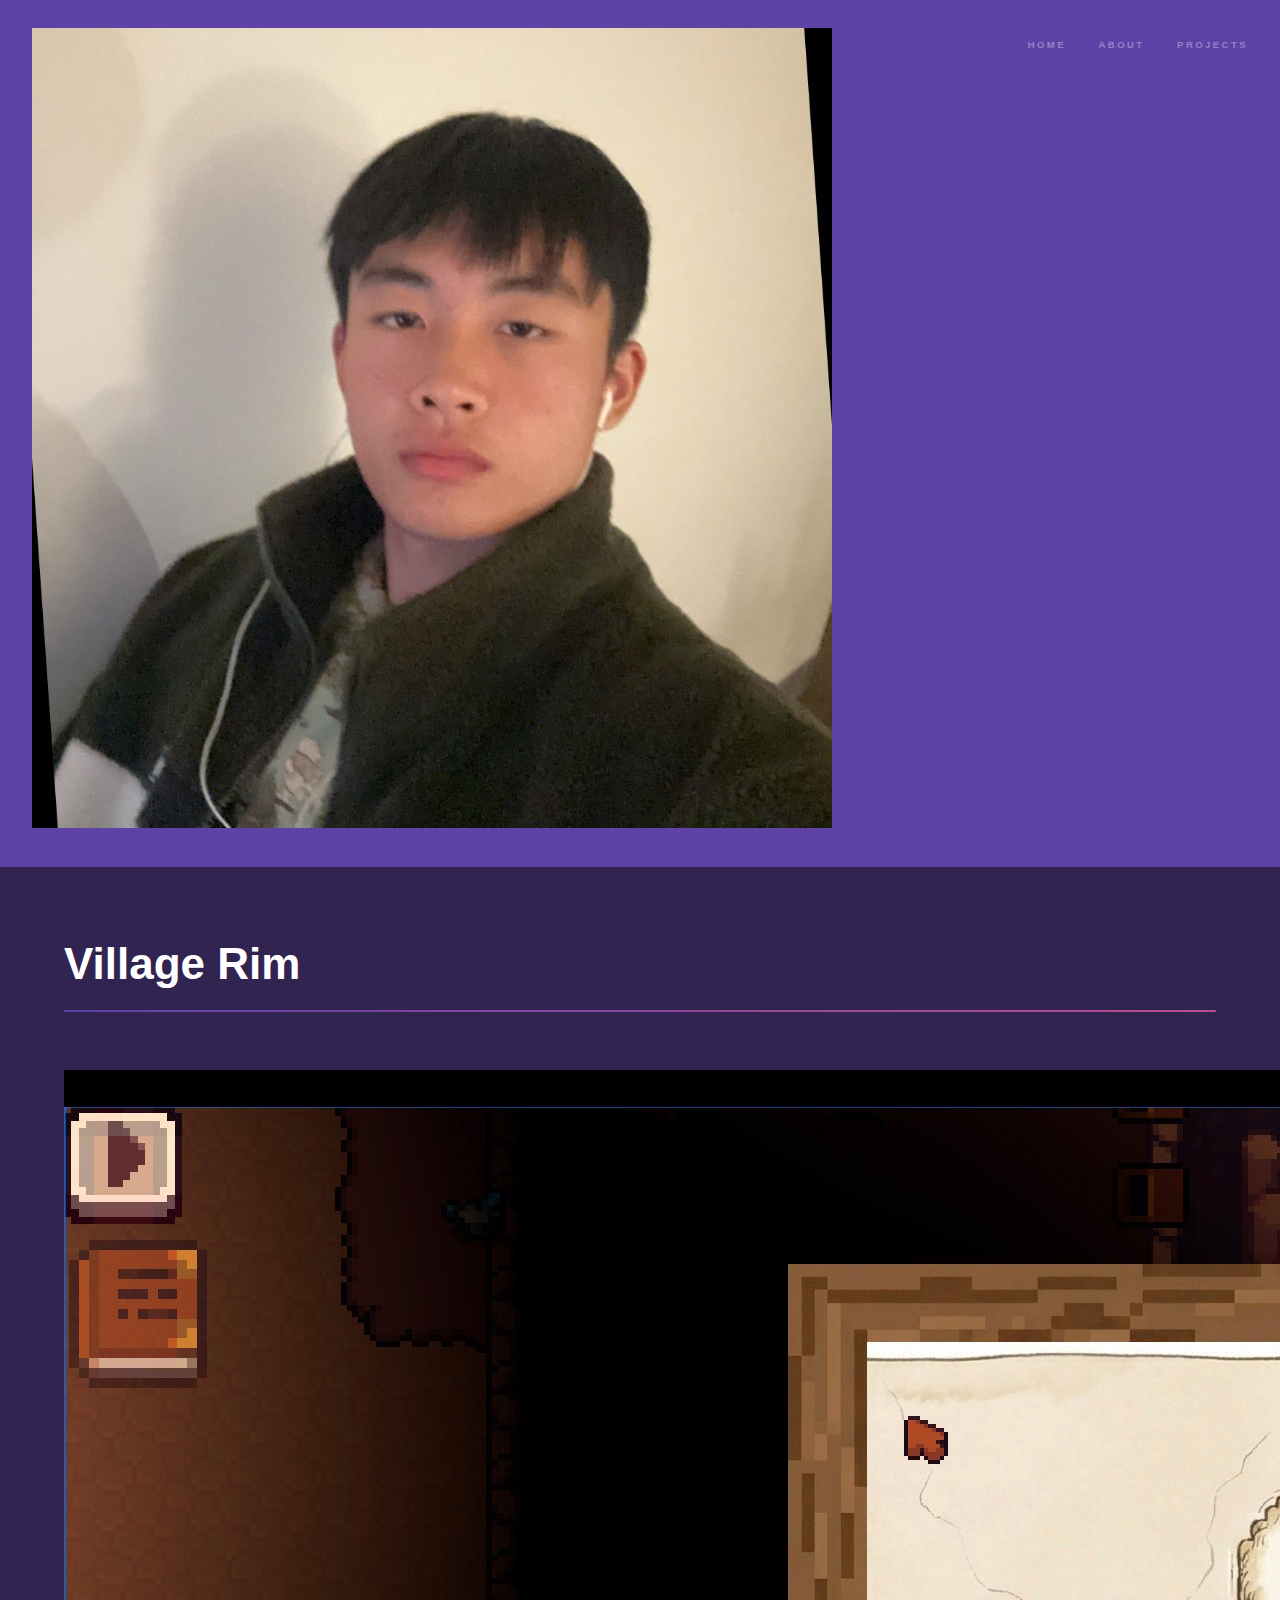
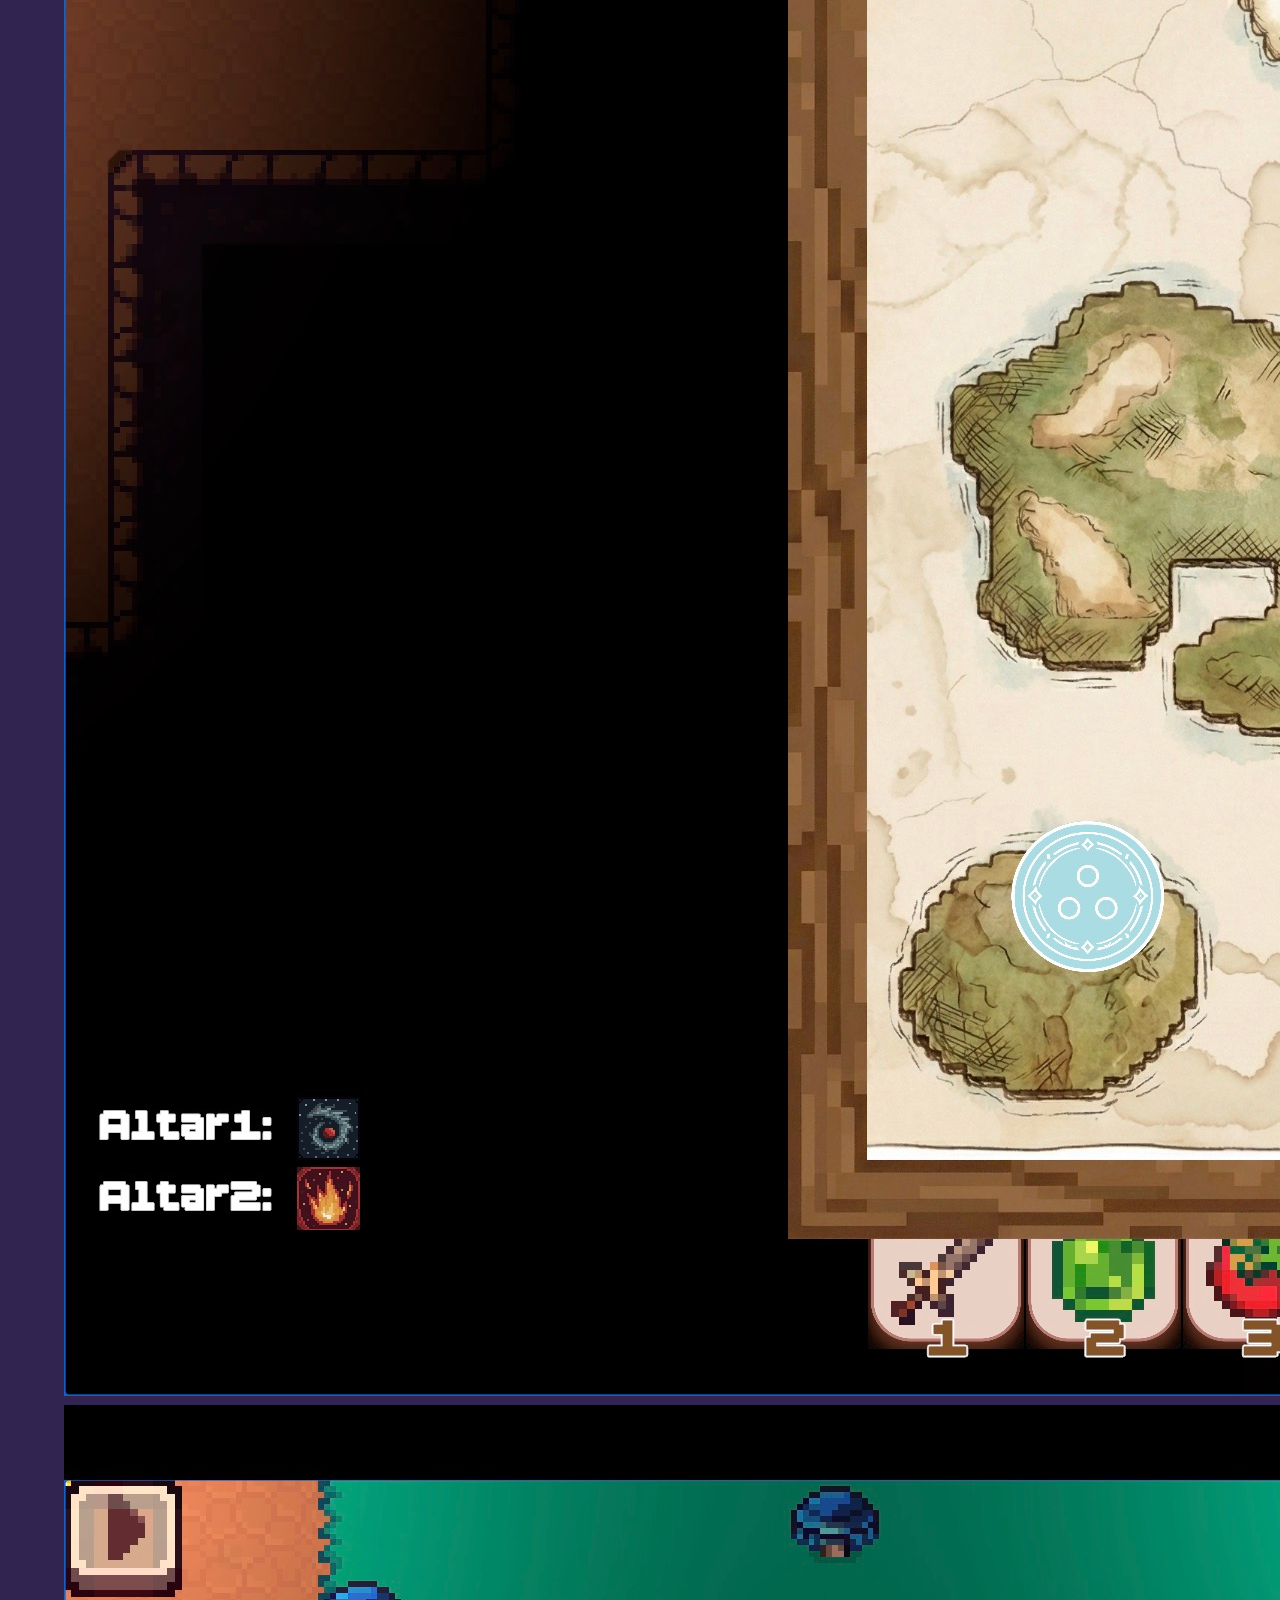
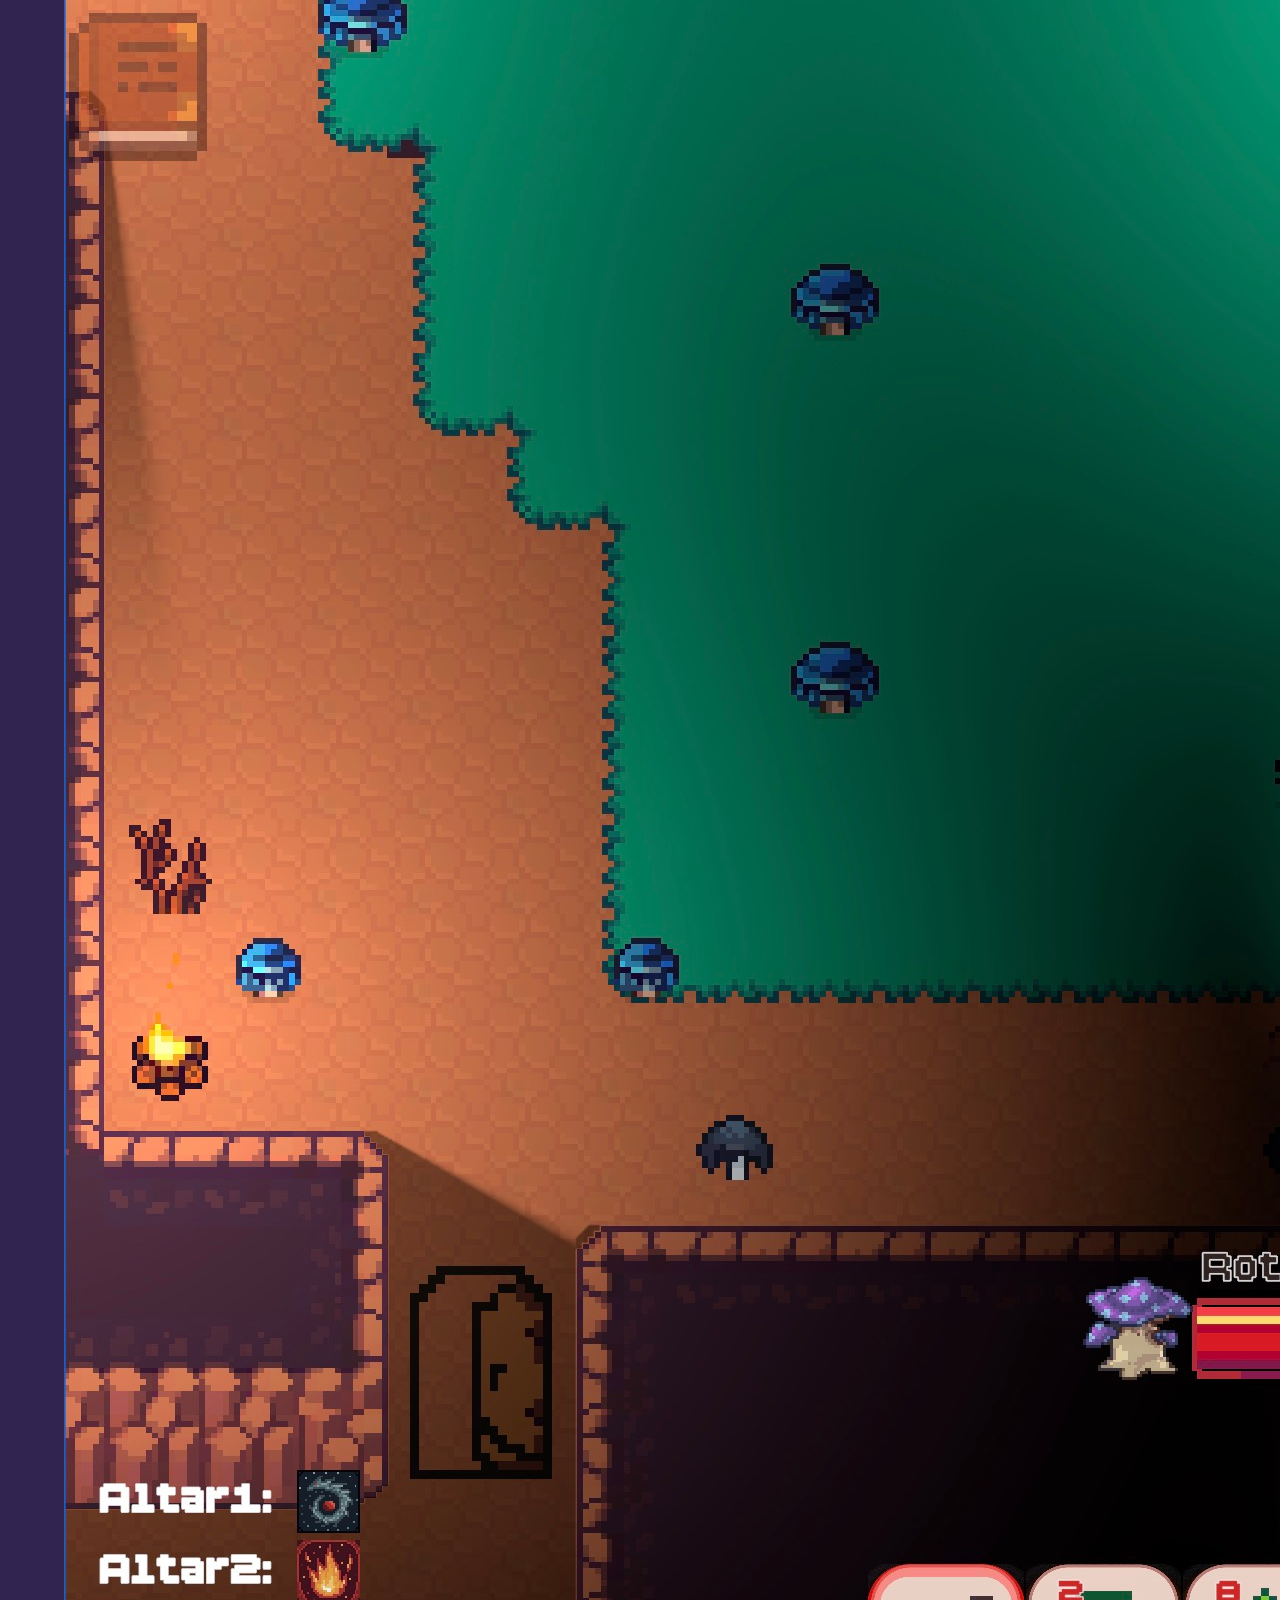
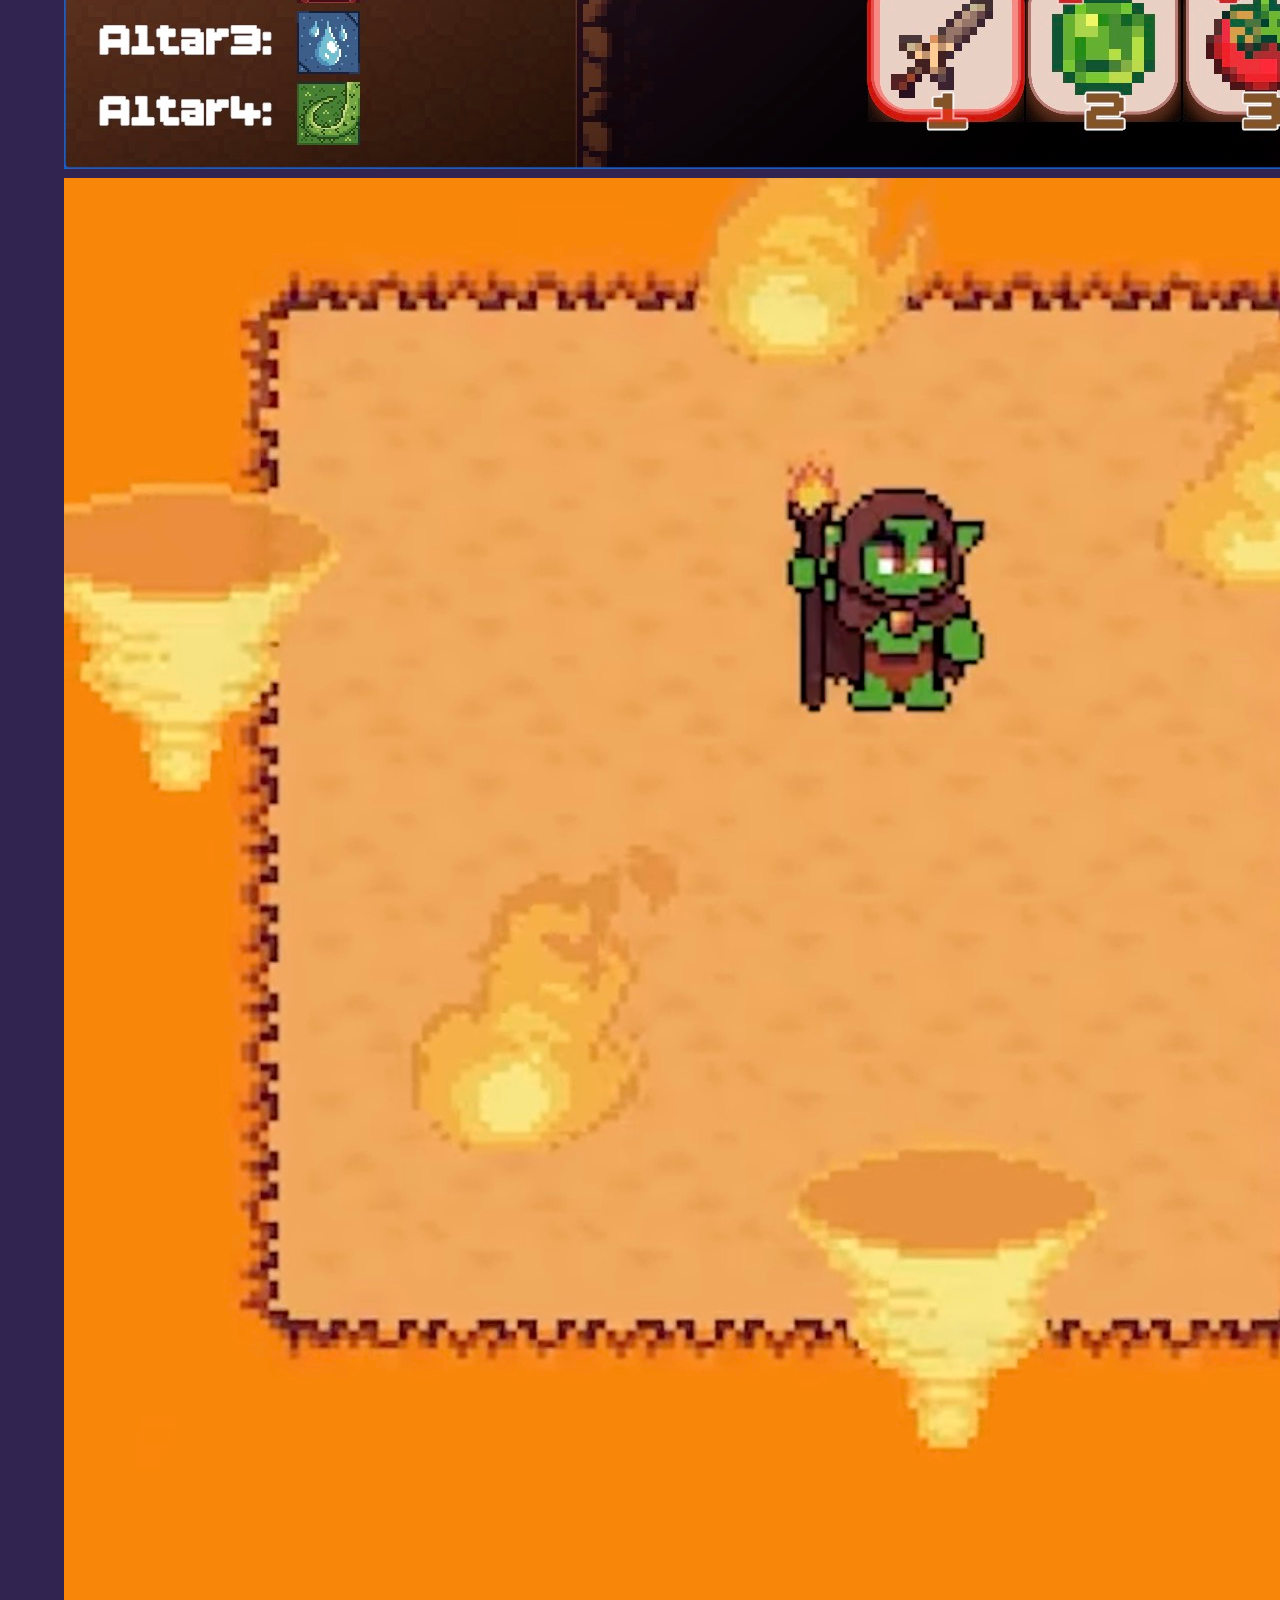
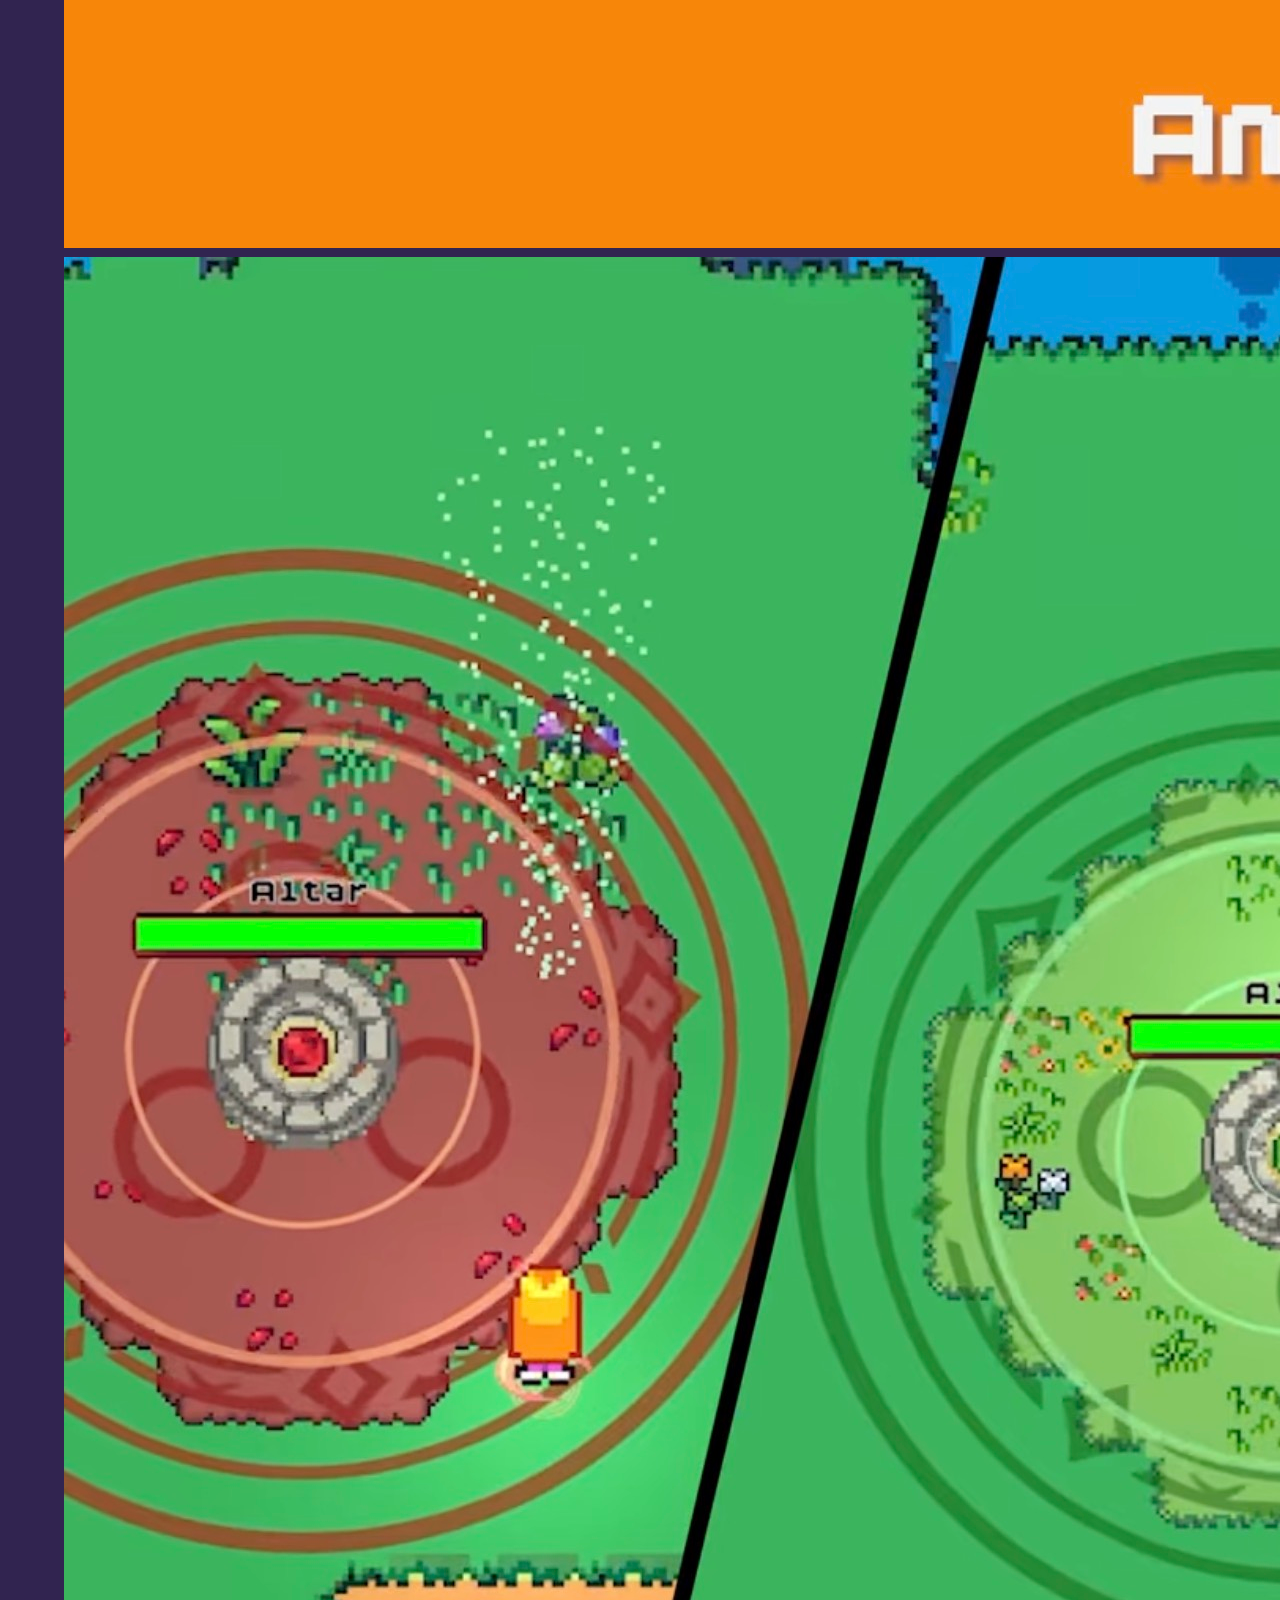
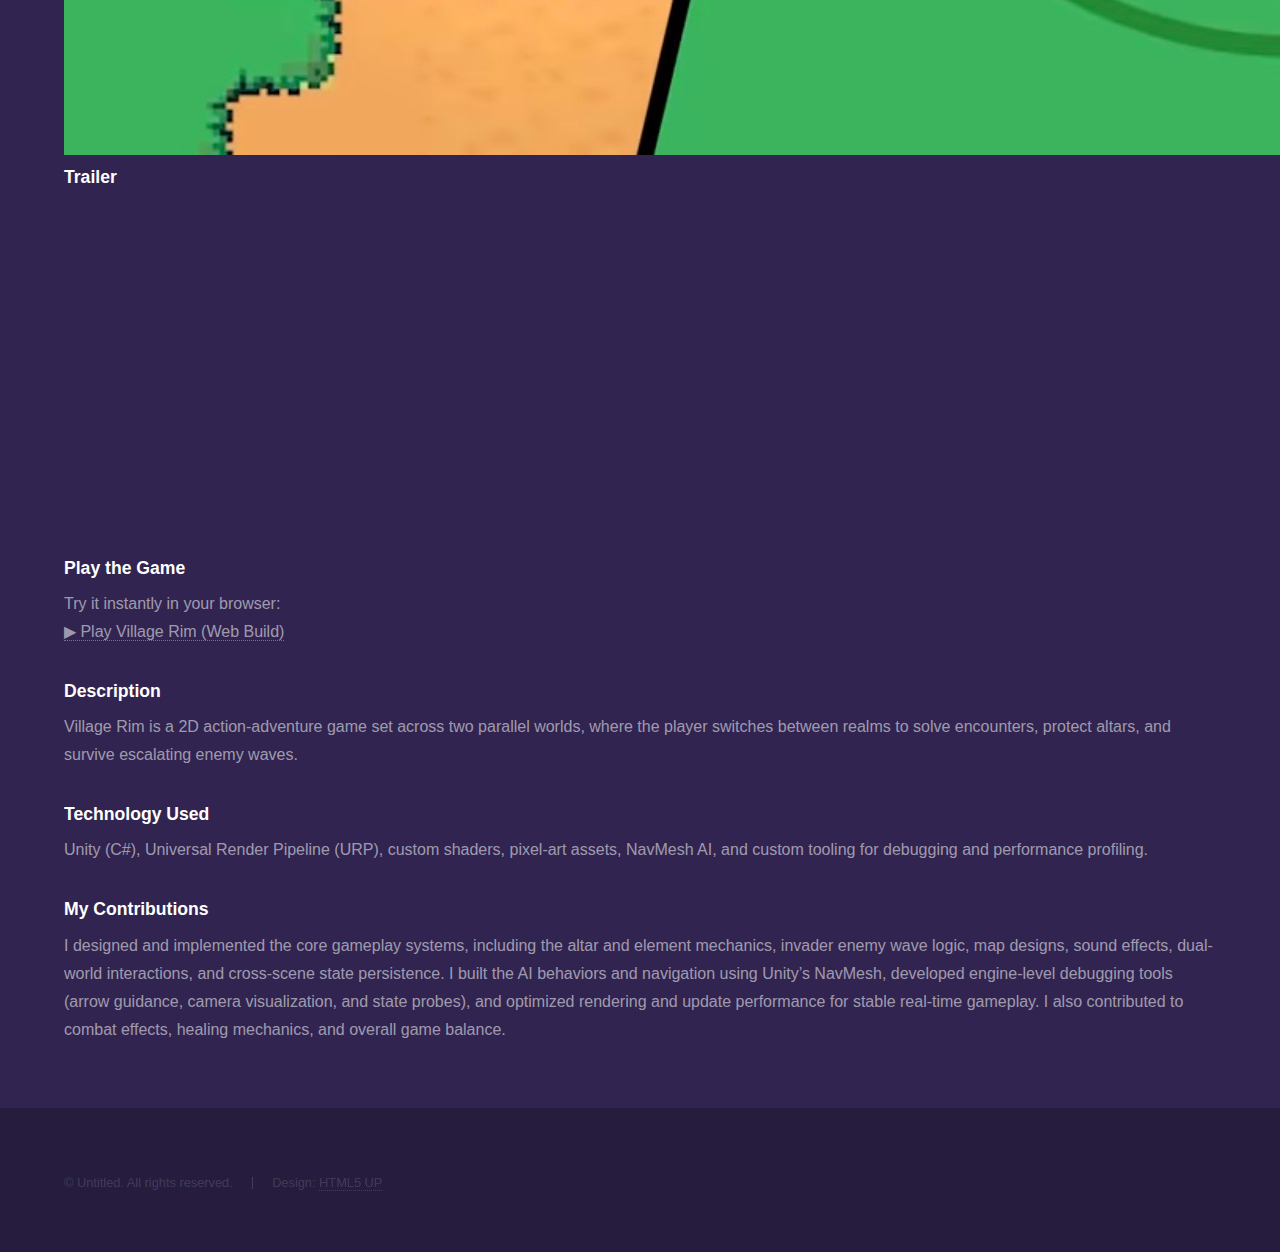
<file: village_rim.html>
<!DOCTYPE HTML>
<!--
	Hyperspace by HTML5 UP
	html5up.net | @ajlkn
	Free for personal and commercial use under the CCA 3.0 license (html5up.net/license)
-->
<html>
	<head>
		<title>Village Rim</title>
		<meta charset="utf-8" />
		<meta name="viewport" content="width=device-width, initial-scale=1, user-scalable=no" />
		<link rel="stylesheet" href="assets/css/main.css" />
        <link rel="icon" href="images/avatar.jpeg" type="image/jpeg">
		<noscript><link rel="stylesheet" href="assets/css/noscript.css" /></noscript>
	</head>
	<body class="project-page">

		<!-- Header -->
			<header id="header">
                <a href="index.html" class="title">
                    <img src="images/avatar.jpeg" alt="My Avatar" class="logo">
                </a>
				<nav>
					<ul>
						<li><a href="index.html">Home</a></li>
						<li><a href="about.html">About</a></li>
                        <li><a href="portfolio.html#two">Projects</a></li>
					</ul>
				</nav>
			</header>

		<!-- Wrapper -->
			<div id="wrapper">

				<!-- Main -->
					<section id="main" class="wrapper">
						<div class="inner">
                            <h1 class="major">Village Rim</h1>

                        <div class="image-row">
							<img src="images/VillageRim_in_game_pic/screenshot2.jpg" alt="" />
							<img src="images/VillageRim_in_game_pic/screenshot3.jpg" alt="" />
                            <img src="images/VillageRim_in_game_pic/screenshot5.jpg" alt="" />
							<img src="images/VillageRim_in_game_pic/screenshot6.jpg" alt="" />
                        </div>

						<h3>Trailer</h3>
						<div class="video-responsive">
							<iframe 
								width="560" 
								height="315" 
								src="https://www.youtube.com/embed/sUJh4b26NqM?si=Bztu9W9T8Mo2XxpJ" 
								title="YouTube video player" 
								frameborder="0" 
								allow="accelerometer; autoplay; clipboard-write; encrypted-media; gyroscope; picture-in-picture; web-share" 
								referrerpolicy="strict-origin-when-cross-origin" 
								allowfullscreen>
							</iframe>
						</div>

						<p></p>
						<h3>Play the Game</h3>
						<p>
							Try it instantly in your browser:<br>
                            <a href="https://yijiangt.itch.io/village-rim" target="_blank" class="play-button">
                                ▶ Play Village Rim (Web Build)
                            </a>
						</p>


                        <h3>Description</h3>
                        <p>
                        	Village Rim is a 2D action-adventure game set across two parallel worlds, where the player switches 
							between realms to solve encounters, protect altars, and survive escalating enemy waves.
                        </p>

                        <h3>Technology Used</h3>
                        <p>
                            Unity (C#), Universal Render Pipeline (URP), custom shaders, pixel-art assets, 
							NavMesh AI, and custom tooling for debugging and performance profiling.
                        </p>

                        <h3>My Contributions</h3>
                        <p>
                            I designed and implemented the core gameplay systems, including the altar and element mechanics, invader enemy wave logic,
							map designs, sound effects, dual-world interactions, and cross-scene state persistence. I built the AI behaviors and navigation 
							using Unity’s NavMesh, developed engine-level debugging tools (arrow guidance, camera visualization, and state probes), and optimized 
							rendering and update performance for stable real-time gameplay. I also contributed to combat effects, healing mechanics, 
							and overall game balance.
                        </p>

						</div>
					</section>

			</div>

		<!-- Footer -->
			<footer id="footer" class="wrapper alt">
				<div class="inner">
					<ul class="menu">
						<li>&copy; Untitled. All rights reserved.</li><li>Design: <a href="http://html5up.net">HTML5 UP</a></li>
					</ul>
				</div>
			</footer>

		<!-- Scripts -->
			<script src="assets/js/jquery.min.js"></script>
			<script src="assets/js/jquery.scrollex.min.js"></script>
			<script src="assets/js/jquery.scrolly.min.js"></script>
			<script src="assets/js/browser.min.js"></script>
			<script src="assets/js/breakpoints.min.js"></script>
			<script src="assets/js/util.js"></script>
			<script src="assets/js/main.js"></script>

	</body>
</html>
</file>
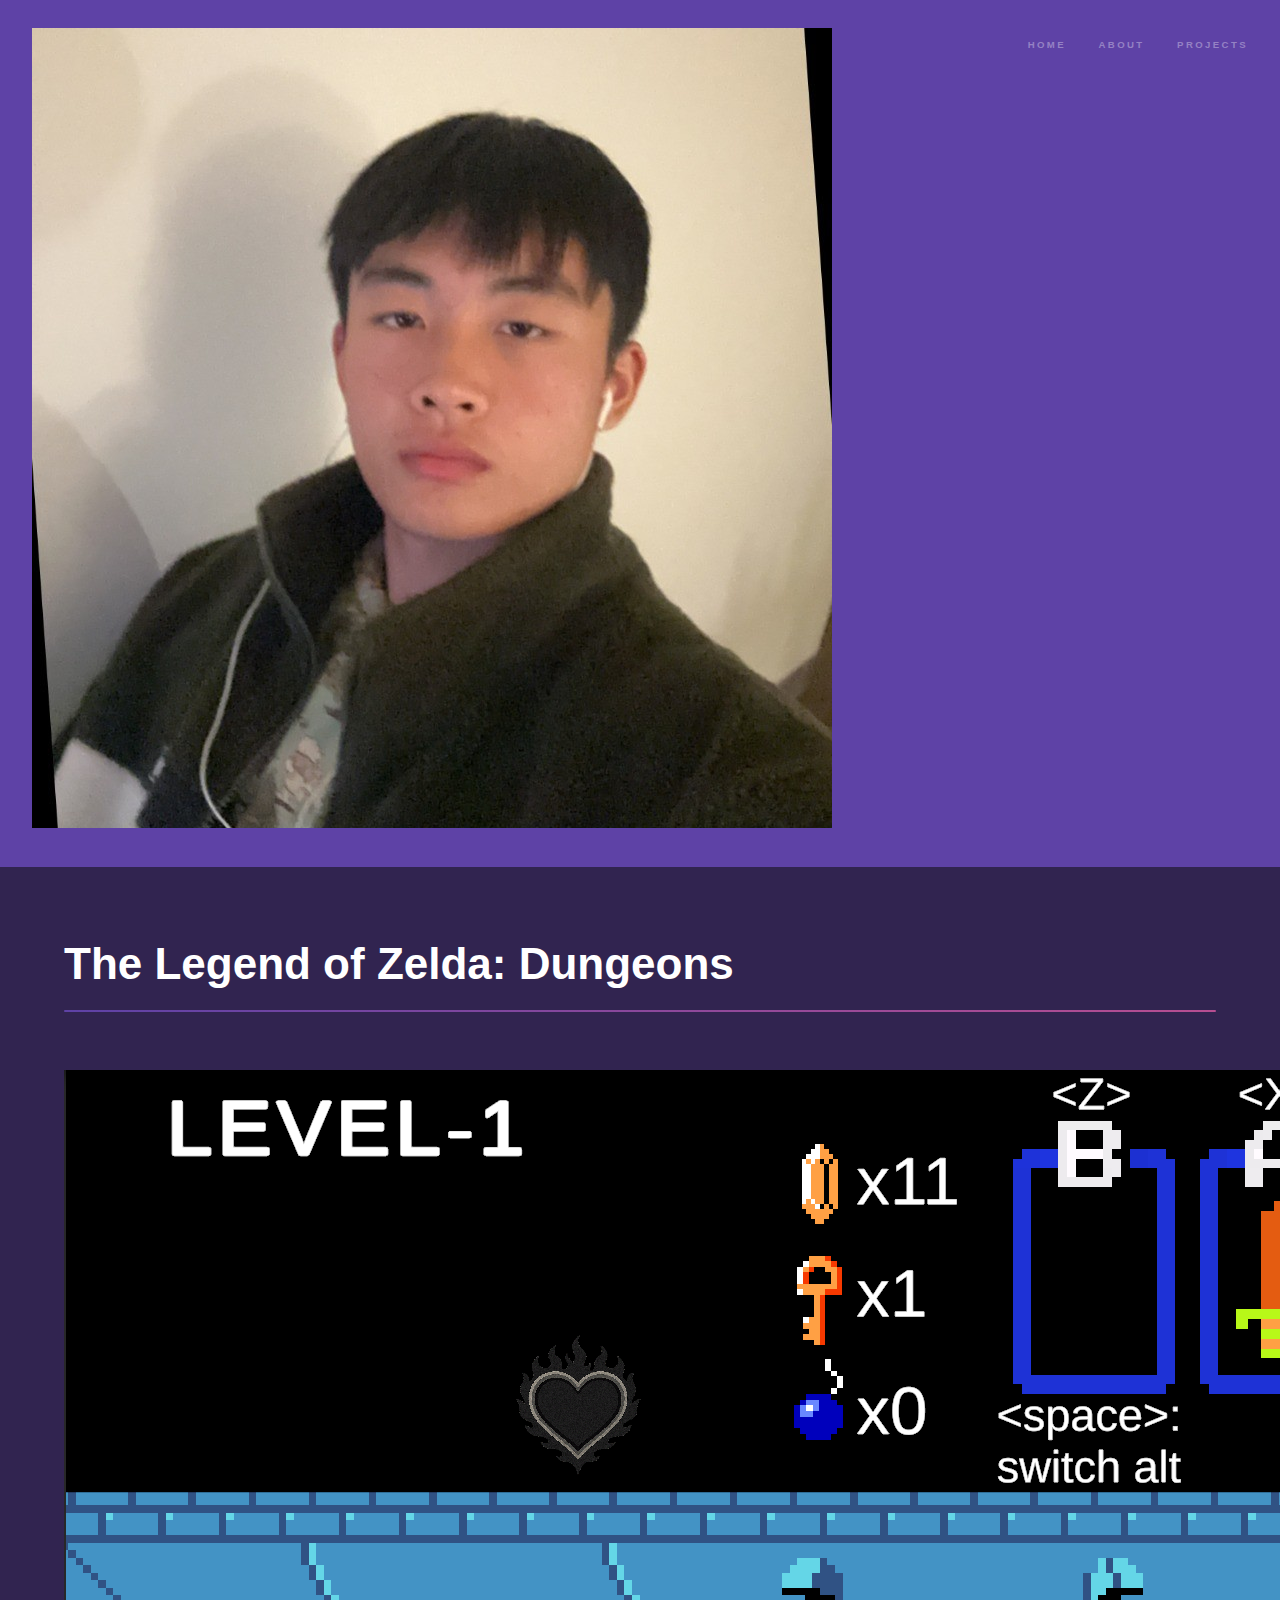
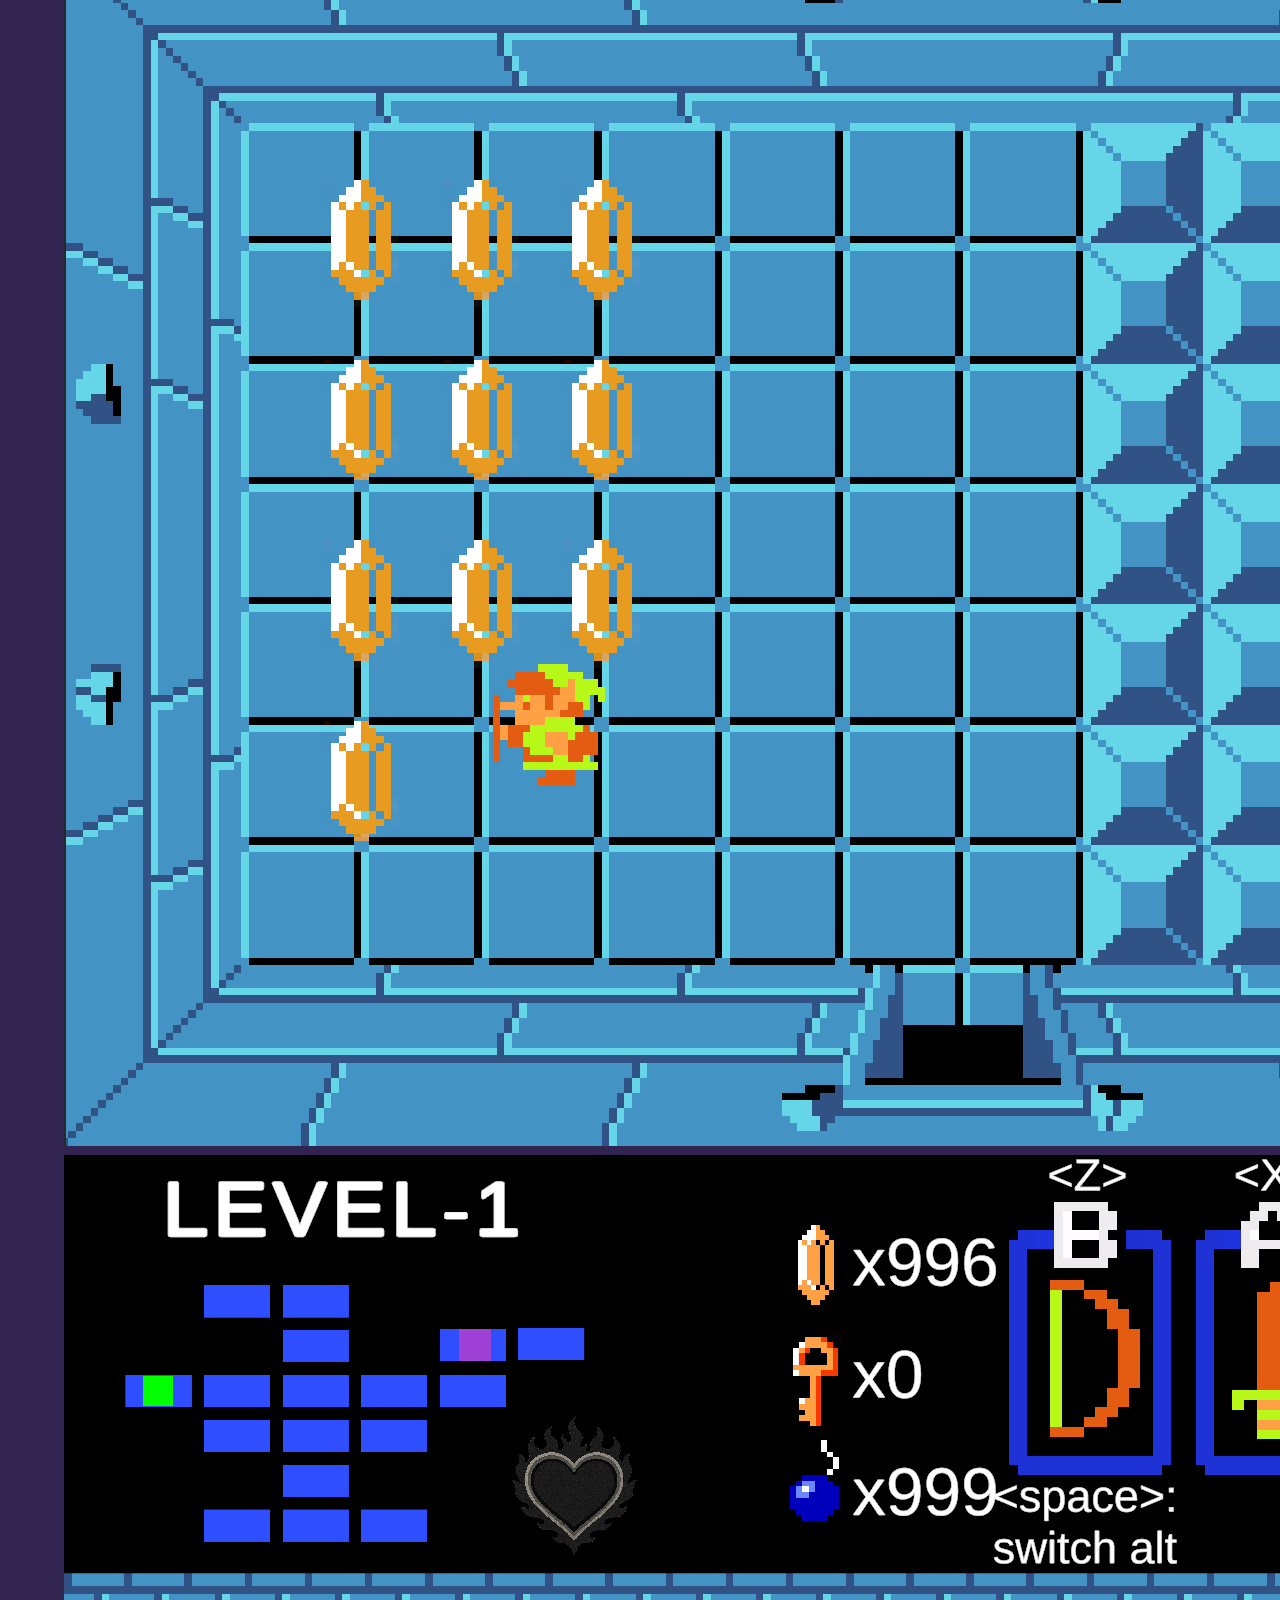
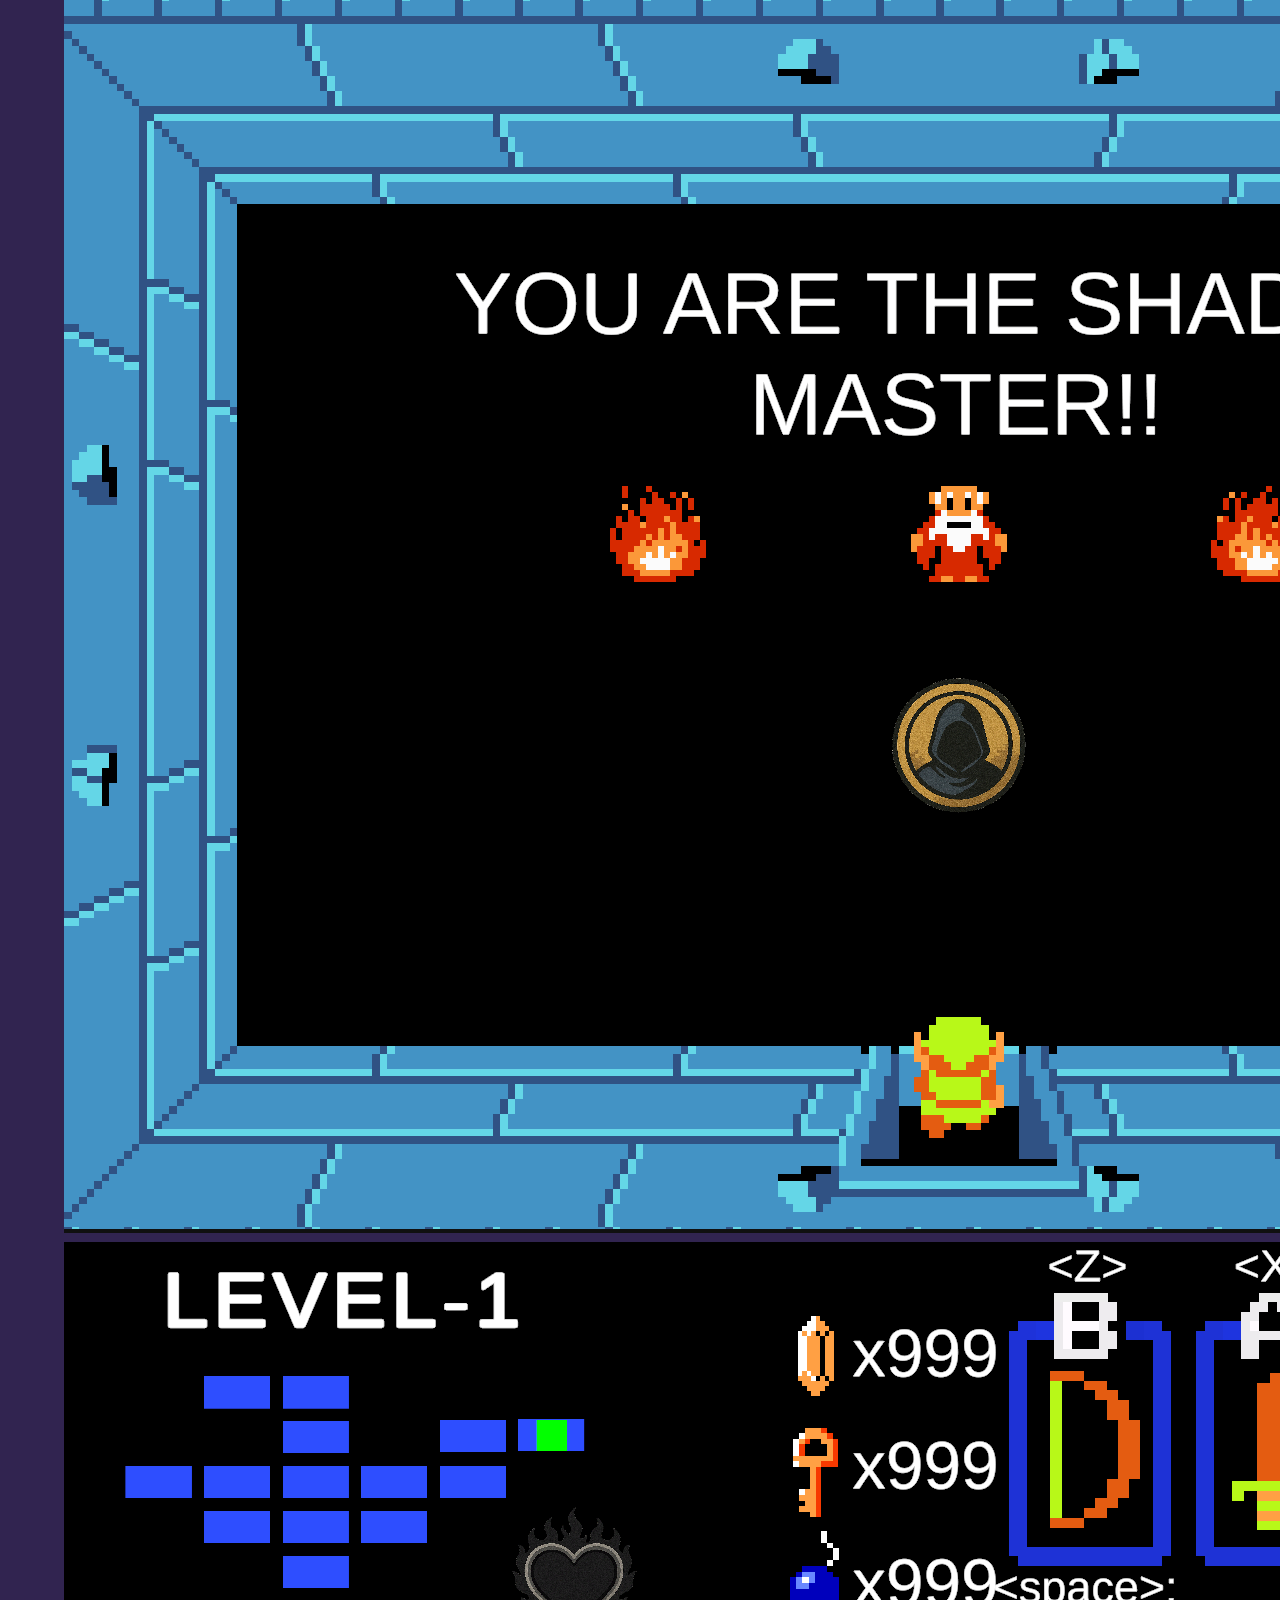
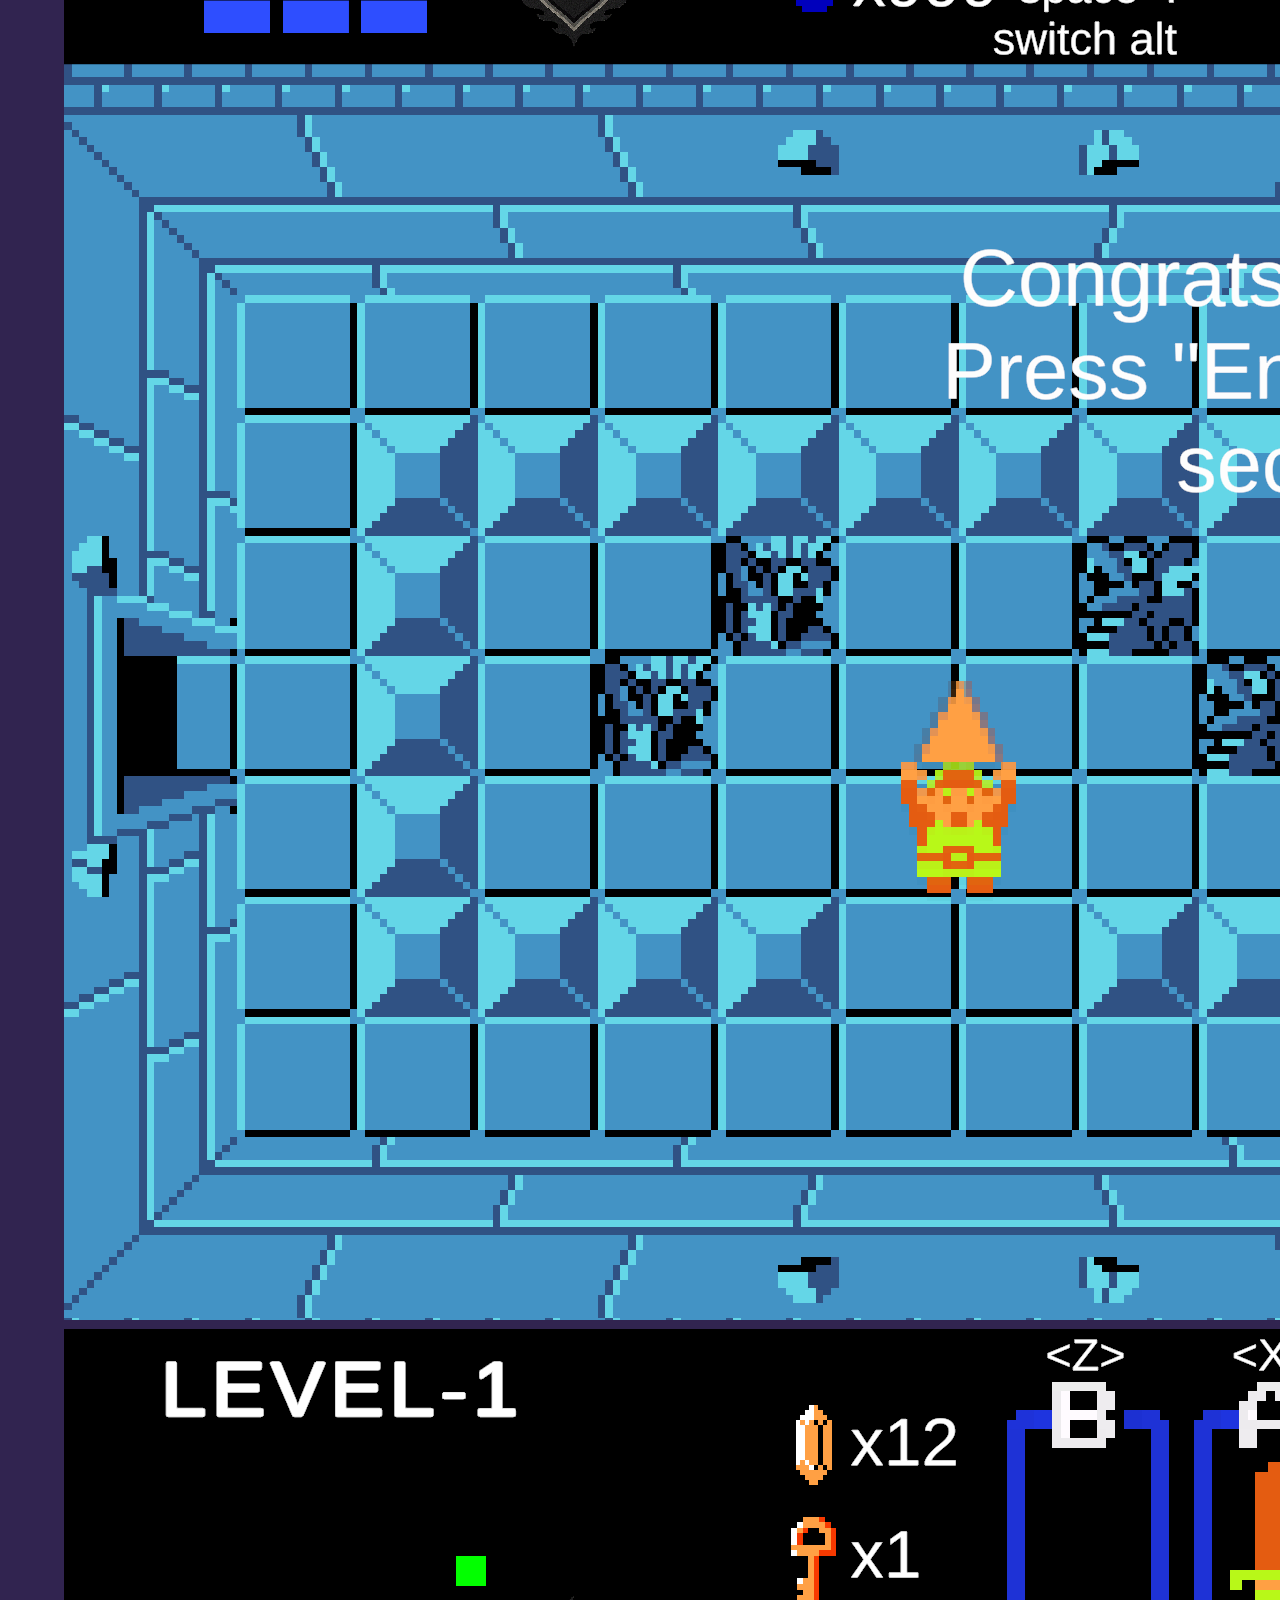
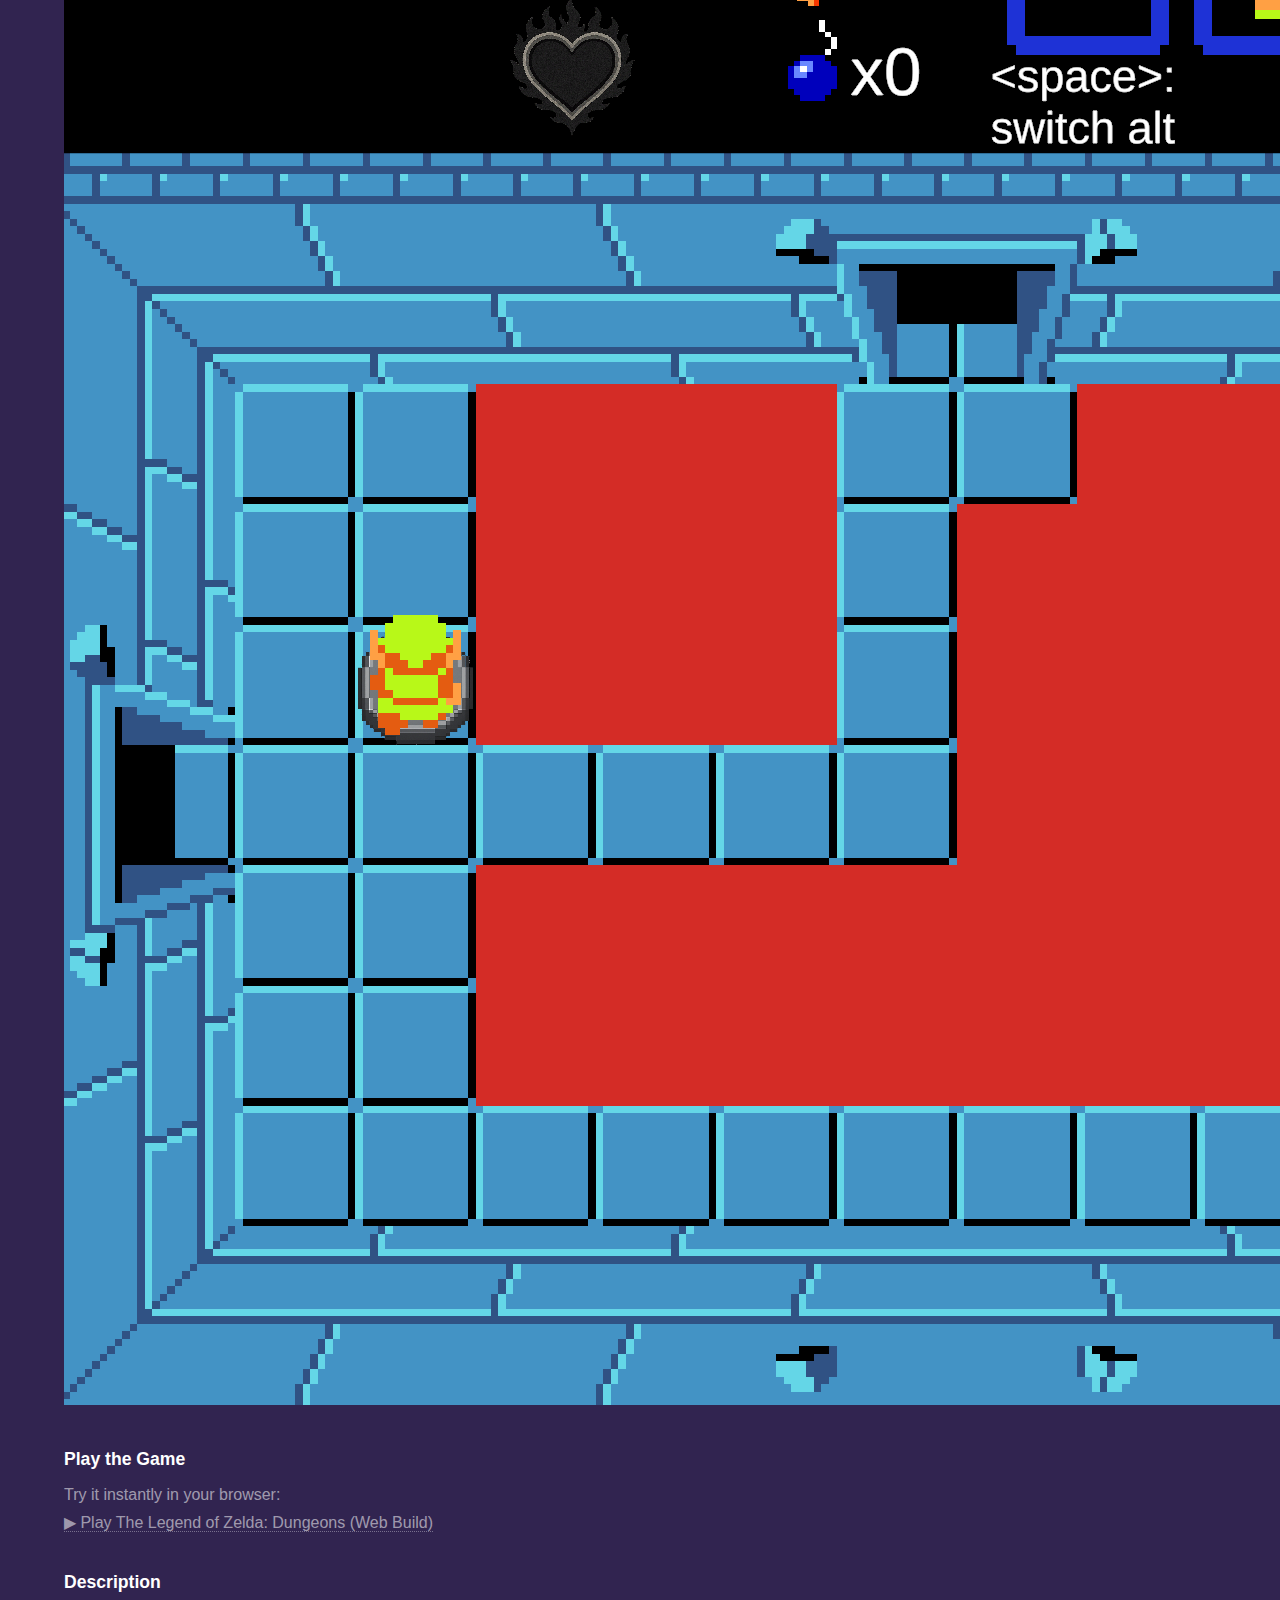
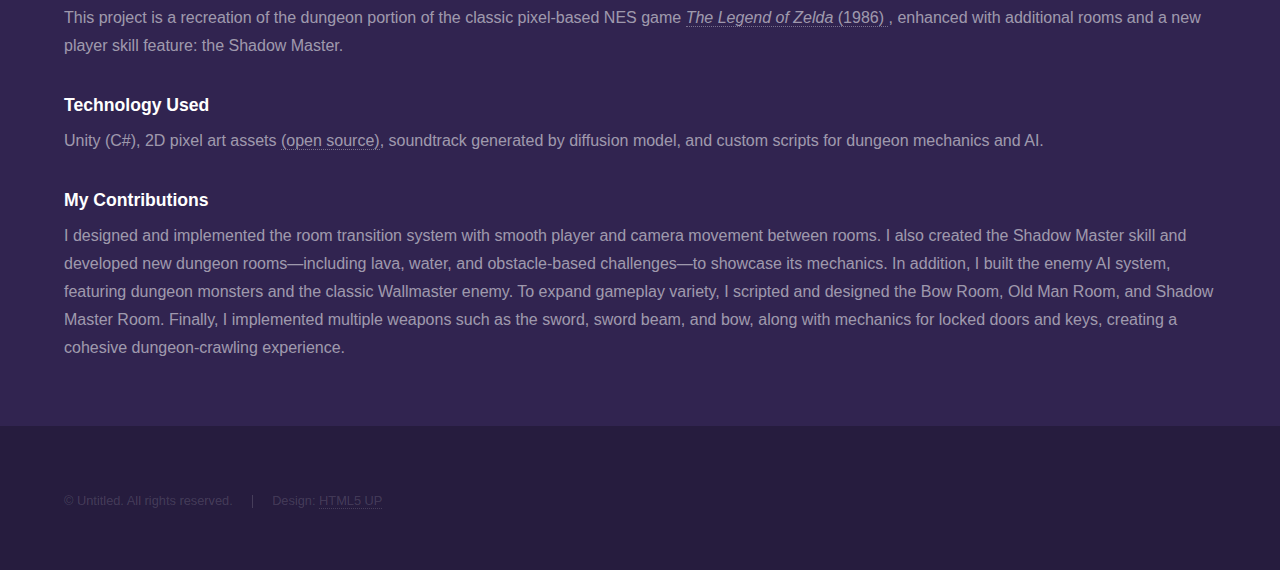
<file: zelda.html>
<!DOCTYPE HTML>
<!--
	Hyperspace by HTML5 UP
	html5up.net | @ajlkn
	Free for personal and commercial use under the CCA 3.0 license (html5up.net/license)
-->
<html>
	<head>
		<title>Zelda</title>
		<meta charset="utf-8" />
		<meta name="viewport" content="width=device-width, initial-scale=1, user-scalable=no" />
		<link rel="stylesheet" href="assets/css/main.css" />
        <link rel="icon" href="images/avatar.jpeg" type="image/jpeg">
		<noscript><link rel="stylesheet" href="assets/css/noscript.css" /></noscript>
	</head>
	<body class="project-page">

		<!-- Header -->
			<header id="header">
                <a href="index.html" class="title">
                    <img src="images/avatar.jpeg" alt="My Avatar" class="logo">
                </a>
				<nav>
					<ul>
						<li><a href="index.html">Home</a></li>
						<li><a href="about.html">About</a></li>
                        <li><a href="portfolio.html#two">Projects</a></li>
					</ul>
				</nav>
			</header>

		<!-- Wrapper -->
			<div id="wrapper">

				<!-- Main -->
					<section id="main" class="wrapper">
						<div class="inner">
                            <h1 class="major">The Legend of Zelda: Dungeons</h1>

                        <div class="image-row">
                            <img src="images/Zelda_in_game_pic/Screenshot1.png" alt="" />
                            <img src="images/Zelda_in_game_pic/Screenshot2.png" alt="" />
                            <img src="images/Zelda_in_game_pic/Screenshot3.png" alt="" />
                            <img src="images/Zelda_in_game_pic/Screenshot4.png" alt="" />
                        </div>

                        <p></p>
                        <h3>Play the Game</h3>
                        <p>
                            Try it instantly in your browser:<br>
                            <a href="https://yijiangt.itch.io/the-legend-of-zelda-dungeons" target="_blank" class="play-button">
                                ▶ Play The Legend of Zelda: Dungeons (Web Build)
                            </a>
                        </p>

                        <h3>Description</h3>
                        <p>
                        This project is a recreation of the dungeon portion of the classic pixel-based NES game 
                        <a href="https://en.wikipedia.org/wiki/The_Legend_of_Zelda_(video_game)">
                            <em>The Legend of Zelda</em> (1986)
                        </a>, enhanced with additional rooms and a new player skill feature: the Shadow Master.
                        </p>

                        <h3>Technology Used</h3>
                        <p>
                            Unity (C#), 2D pixel art assets 
                            <a href="https://assetstore.unity.com/zh-CN?utm_source=unity-editor-window-menu&utm_medium=desktop-app">(open source)</a>, 
                            soundtrack generated by diffusion model, and custom scripts for dungeon mechanics and AI.
                        </p>

                        <h3>My Contributions</h3>
                        <p>
                            I designed and implemented the room transition system with smooth player and camera movement between rooms. 
                            I also created the Shadow Master skill and developed new dungeon rooms—including lava, water, and obstacle-based 
                            challenges—to showcase its mechanics. In addition, I built the enemy AI system, featuring dungeon monsters and 
                            the classic Wallmaster enemy. To expand gameplay variety, I scripted and designed the Bow Room, Old Man Room, 
                            and Shadow Master Room. Finally, I implemented multiple weapons such as the sword, sword beam, and bow, along 
                            with mechanics for locked doors and keys, creating a cohesive dungeon-crawling experience.
                        </p>

						</div>
					</section>

			</div>

		<!-- Footer -->
			<footer id="footer" class="wrapper alt">
				<div class="inner">
					<ul class="menu">
						<li>&copy; Untitled. All rights reserved.</li><li>Design: <a href="http://html5up.net">HTML5 UP</a></li>
					</ul>
				</div>
			</footer>

		<!-- Scripts -->
			<script src="assets/js/jquery.min.js"></script>
			<script src="assets/js/jquery.scrollex.min.js"></script>
			<script src="assets/js/jquery.scrolly.min.js"></script>
			<script src="assets/js/browser.min.js"></script>
			<script src="assets/js/breakpoints.min.js"></script>
			<script src="assets/js/util.js"></script>
			<script src="assets/js/main.js"></script>

	</body>
</html>
</file>
<file: assets/css/noscript.css>
/*
	Hyperspace by HTML5 UP
	html5up.net | @ajlkn
	Free for personal and commercial use under the CCA 3.0 license (html5up.net/license)
*/

/* Spotlights */

	.spotlights > section > .image:before {
		opacity: 0 !important;
	}

	.spotlights > section > .content > .inner {
		-moz-transform: none !important;
		-webkit-transform: none !important;
		-ms-transform: none !important;
		transform: none !important;
		opacity: 1 !important;
	}

/* Wrapper */

	.wrapper > .inner {
		opacity: 1 !important;
		-moz-transform: none !important;
		-webkit-transform: none !important;
		-ms-transform: none !important;
		transform: none !important;
	}

/* Sidebar */

	#sidebar > .inner {
		opacity: 1 !important;
	}

	#sidebar nav > ul > li {
		-moz-transform: none !important;
		-webkit-transform: none !important;
		-ms-transform: none !important;
		transform: none !important;
		opacity: 1 !important;
	}
</file>
<file: assets/css/main.css>
@import url(fontawesome-all.min.css);

/*
	Hyperspace by HTML5 UP
	html5up.net | @ajlkn
	Free for personal and commercial use under the CCA 3.0 license (html5up.net/license)
*/

html, body, div, span, applet, object,
iframe, h1, h2, h3, h4, h5, h6, p, blockquote,
pre, a, abbr, acronym, address, big, cite,
code, del, dfn, em, img, ins, kbd, q, s, samp,
small, strike, strong, sub, sup, tt, var, b,
u, i, center, dl, dt, dd, ol, ul, li, fieldset,
form, label, legend, table, caption, tbody,
tfoot, thead, tr, th, td, article, aside,
canvas, details, embed, figure, figcaption,
footer, header, hgroup, menu, nav, output, ruby,
section, summary, time, mark, audio, video {
	margin: 0;
	padding: 0;
	border: 0;
	font-size: 100%;
	font: inherit;
	vertical-align: baseline;}

article, aside, details, figcaption, figure,
footer, header, hgroup, menu, nav, section {
	display: block;}

body {
	line-height: 1;
}

ol, ul {
	list-style: none;
}

blockquote, q {
	quotes: none;
}

	blockquote:before, blockquote:after, q:before, q:after {
		content: '';
		content: none;
	}

table {
	border-collapse: collapse;
	border-spacing: 0;
}

body {
	-webkit-text-size-adjust: none;
}

mark {
	background-color: transparent;
	color: inherit;
}

input::-moz-focus-inner {
	border: 0;
	padding: 0;
}

input, select, textarea {
	-moz-appearance: none;
	-webkit-appearance: none;
	-ms-appearance: none;
	appearance: none;
}

/* Basic */

	@-ms-viewport {
		width: device-width;
	}

	body {
		-ms-overflow-style: scrollbar;
	}

	@media screen and (max-width: 480px) {

		html, body {
			min-width: 320px;
		}

	}

	html {
		box-sizing: border-box;
	}

	*, *:before, *:after {
		box-sizing: inherit;
	}

	body {
		background: #312450;
	}

		body.is-preload *, body.is-preload *:before, body.is-preload *:after {
			-moz-animation: none !important;
			-webkit-animation: none !important;
			-ms-animation: none !important;
			animation: none !important;
			-moz-transition: none !important;
			-webkit-transition: none !important;
			-ms-transition: none !important;
			transition: none !important;
		}

/* Type */

	body, input, select, textarea {
		color: rgba(255, 255, 255, 0.55);
		font-family: Arial, Helvetica, sans-serif;
		font-size: 16.5pt;
		font-weight: normal;
		line-height: 1.75;
	}

		@media screen and (max-width: 1680px) {

			body, input, select, textarea {
				font-size: 13pt;
			}

		}

		@media screen and (max-width: 1280px) {

			body, input, select, textarea {
				font-size: 12pt;
			}

		}

		@media screen and (max-width: 360px) {

			body, input, select, textarea {
				font-size: 11pt;
			}

		}

	a {
		-moz-transition: color 0.2s ease, border-bottom-color 0.2s ease;
		-webkit-transition: color 0.2s ease, border-bottom-color 0.2s ease;
		-ms-transition: color 0.2s ease, border-bottom-color 0.2s ease;
		transition: color 0.2s ease, border-bottom-color 0.2s ease;
		border-bottom: dotted 1px rgba(255, 255, 255, 0.35);
		color: inherit;
		text-decoration: none;
	}

		a:hover {
			border-bottom-color: transparent;
			color: #ffffff;
		}

	strong, b {
		color: #ffffff;
		font-weight: bold;
	}

	em, i {
		font-style: italic;
	}

	p {
		margin: 0 0 2em 0;
	}

	h1, h2, h3, h4, h5, h6 {
		color: #ffffff;
		font-weight: bold;
		line-height: 1.5;
		margin: 0 0 0.5em 0;
	}

		h1 a, h2 a, h3 a, h4 a, h5 a, h6 a {
			color: inherit;
			text-decoration: none;
		}

	h1 {
		font-size: 2.75em;
	}

		h1.major {
			margin: 0 0 1.3em 0;
			position: relative;
			padding-bottom: 0.35em;
		}

			h1.major:after {
				background-image: -moz-linear-gradient(to right, #5e42a6, #b74e91);
				background-image: -webkit-linear-gradient(to right, #5e42a6, #b74e91);
				background-image: -ms-linear-gradient(to right, #5e42a6, #b74e91);
				background-image: linear-gradient(to right, #5e42a6, #b74e91);
				-moz-transition: max-width 0.2s ease;
				-webkit-transition: max-width 0.2s ease;
				-ms-transition: max-width 0.2s ease;
				transition: max-width 0.2s ease;
				border-radius: 0.2em;
				bottom: 0;
				content: '';
				height: 0.05em;
				position: absolute;
				right: 0;
				width: 100%;
			}

	h2 {
		font-size: 1.75em;
	}

	h3 {
		font-size: 1.1em;
	}

	h4 {
		font-size: 1em;
	}

	h5 {
		font-size: 0.8em;
	}

	h6 {
		font-size: 0.6em;
	}

	@media screen and (max-width: 736px) {

		h1 {
			font-size: 2em;
		}

		h2 {
			font-size: 1.25em;
		}

		h3 {
			font-size: 1em;
		}

		h4 {
			font-size: 0.8em;
		}

		h5 {
			font-size: 0.6em;
		}

		h6 {
			font-size: 0.6em;
		}

	}

	sub {
		font-size: 0.8em;
		position: relative;
		top: 0.5em;
	}

	sup {
		font-size: 0.8em;
		position: relative;
		top: -0.5em;
	}

	blockquote {
		border-left: solid 4px rgba(255, 255, 255, 0.15);
		font-style: italic;
		margin: 0 0 2em 0;
		padding: 0.5em 0 0.5em 2em;
	}

	code {
		background: rgba(255, 255, 255, 0.05);
		border-radius: 0.25em;
		border: solid 1px rgba(255, 255, 255, 0.15);
		font-family: "Courier New", monospace;
		font-size: 0.9em;
		margin: 0 0.25em;
		padding: 0.25em 0.65em;
	}

	pre {
		-webkit-overflow-scrolling: touch;
		font-family: "Courier New", monospace;
		font-size: 0.9em;
		margin: 0 0 2em 0;
	}

		pre code {
			display: block;
			line-height: 1.75em;
			padding: 1em 1.5em;
			overflow-x: auto;
		}

	hr {
		border: 0;
		border-bottom: solid 1px rgba(255, 255, 255, 0.15);
		margin: 2em 0;
	}

		hr.major {
			margin: 3em 0;
		}

	.align-left {
		text-align: left;
	}

	.align-center {
		text-align: center;
	}

	.align-right {
		text-align: right;
	}

/* Row */

	.row {
		display: flex;
		flex-wrap: wrap;
		box-sizing: border-box;
		align-items: stretch;
	}

		.row > * {
			box-sizing: border-box;
		}

		.row.gtr-uniform > * > :last-child {
			margin-bottom: 0;
		}

		.row.aln-left {
			justify-content: flex-start;
		}

		.row.aln-center {
			justify-content: center;
		}

		.row.aln-right {
			justify-content: flex-end;
		}

		.row.aln-top {
			align-items: flex-start;
		}

		.row.aln-middle {
			align-items: center;
		}

		.row.aln-bottom {
			align-items: flex-end;
		}

		.row > .imp {
			order: -1;
		}

		.row > .col-1 {
			width: 8.33333%;
		}

		.row > .off-1 {
			margin-left: 8.33333%;
		}

		.row > .col-2 {
			width: 16.66667%;
		}

		.row > .off-2 {
			margin-left: 16.66667%;
		}

		.row > .col-3 {
			width: 25%;
		}

		.row > .off-3 {
			margin-left: 25%;
		}

		.row > .col-4 {
			width: 33.33333%;
		}

		.row > .off-4 {
			margin-left: 33.33333%;
		}

		.row > .col-5 {
			width: 41.66667%;
		}

		.row > .off-5 {
			margin-left: 41.66667%;
		}

		.row > .col-6 {
			width: 50%;
		}

		.row > .off-6 {
			margin-left: 50%;
		}

		.row > .col-7 {
			width: 58.33333%;
		}

		.row > .off-7 {
			margin-left: 58.33333%;
		}

		.row > .col-8 {
			width: 66.66667%;
		}

		.row > .off-8 {
			margin-left: 66.66667%;
		}

		.row > .col-9 {
			width: 75%;
		}

		.row > .off-9 {
			margin-left: 75%;
		}

		.row > .col-10 {
			width: 83.33333%;
		}

		.row > .off-10 {
			margin-left: 83.33333%;
		}

		.row > .col-11 {
			width: 91.66667%;
		}

		.row > .off-11 {
			margin-left: 91.66667%;
		}

		.row > .col-12 {
			width: 100%;
		}

		.row > .off-12 {
			margin-left: 100%;
		}

		.row.gtr-0 {
			margin-top: 0;
			margin-left: 0em;
		}

			.row.gtr-0 > * {
				padding: 0 0 0 0em;
			}

			.row.gtr-0.gtr-uniform {
				margin-top: 0em;
			}

				.row.gtr-0.gtr-uniform > * {
					padding-top: 0em;
				}

		.row.gtr-25 {
			margin-top: 0;
			margin-left: -0.375em;
		}

			.row.gtr-25 > * {
				padding: 0 0 0 0.375em;
			}

			.row.gtr-25.gtr-uniform {
				margin-top: -0.375em;
			}

				.row.gtr-25.gtr-uniform > * {
					padding-top: 0.375em;
				}

		.row.gtr-50 {
			margin-top: 0;
			margin-left: -0.75em;
		}

			.row.gtr-50 > * {
				padding: 0 0 0 0.75em;
			}

			.row.gtr-50.gtr-uniform {
				margin-top: -0.75em;
			}

				.row.gtr-50.gtr-uniform > * {
					padding-top: 0.75em;
				}

		.row {
			margin-top: 0;
			margin-left: -1.5em;
		}

			.row > * {
				padding: 0 0 0 1.5em;
			}

			.row.gtr-uniform {
				margin-top: -1.5em;
			}

				.row.gtr-uniform > * {
					padding-top: 1.5em;
				}

		.row.gtr-150 {
			margin-top: 0;
			margin-left: -2.25em;
		}

			.row.gtr-150 > * {
				padding: 0 0 0 2.25em;
			}

			.row.gtr-150.gtr-uniform {
				margin-top: -2.25em;
			}

				.row.gtr-150.gtr-uniform > * {
					padding-top: 2.25em;
				}

		.row.gtr-200 {
			margin-top: 0;
			margin-left: -3em;
		}

			.row.gtr-200 > * {
				padding: 0 0 0 3em;
			}

			.row.gtr-200.gtr-uniform {
				margin-top: -3em;
			}

				.row.gtr-200.gtr-uniform > * {
					padding-top: 3em;
				}

		@media screen and (max-width: 1680px) {

			.row {
				display: flex;
				flex-wrap: wrap;
				box-sizing: border-box;
				align-items: stretch;
			}

				.row > * {
					box-sizing: border-box;
				}

				.row.gtr-uniform > * > :last-child {
					margin-bottom: 0;
				}

				.row.aln-left {
					justify-content: flex-start;
				}

				.row.aln-center {
					justify-content: center;
				}

				.row.aln-right {
					justify-content: flex-end;
				}

				.row.aln-top {
					align-items: flex-start;
				}

				.row.aln-middle {
					align-items: center;
				}

				.row.aln-bottom {
					align-items: flex-end;
				}

				.row > .imp-xlarge {
					order: -1;
				}

				.row > .col-1-xlarge {
					width: 8.33333%;
				}

				.row > .off-1-xlarge {
					margin-left: 8.33333%;
				}

				.row > .col-2-xlarge {
					width: 16.66667%;
				}

				.row > .off-2-xlarge {
					margin-left: 16.66667%;
				}

				.row > .col-3-xlarge {
					width: 25%;
				}

				.row > .off-3-xlarge {
					margin-left: 25%;
				}

				.row > .col-4-xlarge {
					width: 33.33333%;
				}

				.row > .off-4-xlarge {
					margin-left: 33.33333%;
				}

				.row > .col-5-xlarge {
					width: 41.66667%;
				}

				.row > .off-5-xlarge {
					margin-left: 41.66667%;
				}

				.row > .col-6-xlarge {
					width: 50%;
				}

				.row > .off-6-xlarge {
					margin-left: 50%;
				}

				.row > .col-7-xlarge {
					width: 58.33333%;
				}

				.row > .off-7-xlarge {
					margin-left: 58.33333%;
				}

				.row > .col-8-xlarge {
					width: 66.66667%;
				}

				.row > .off-8-xlarge {
					margin-left: 66.66667%;
				}

				.row > .col-9-xlarge {
					width: 75%;
				}

				.row > .off-9-xlarge {
					margin-left: 75%;
				}

				.row > .col-10-xlarge {
					width: 83.33333%;
				}

				.row > .off-10-xlarge {
					margin-left: 83.33333%;
				}

				.row > .col-11-xlarge {
					width: 91.66667%;
				}

				.row > .off-11-xlarge {
					margin-left: 91.66667%;
				}

				.row > .col-12-xlarge {
					width: 100%;
				}

				.row > .off-12-xlarge {
					margin-left: 100%;
				}

				.row.gtr-0 {
					margin-top: 0;
					margin-left: 0em;
				}

					.row.gtr-0 > * {
						padding: 0 0 0 0em;
					}

					.row.gtr-0.gtr-uniform {
						margin-top: 0em;
					}

						.row.gtr-0.gtr-uniform > * {
							padding-top: 0em;
						}

				.row.gtr-25 {
					margin-top: 0;
					margin-left: -0.375em;
				}

					.row.gtr-25 > * {
						padding: 0 0 0 0.375em;
					}

					.row.gtr-25.gtr-uniform {
						margin-top: -0.375em;
					}

						.row.gtr-25.gtr-uniform > * {
							padding-top: 0.375em;
						}

				.row.gtr-50 {
					margin-top: 0;
					margin-left: -0.75em;
				}

					.row.gtr-50 > * {
						padding: 0 0 0 0.75em;
					}

					.row.gtr-50.gtr-uniform {
						margin-top: -0.75em;
					}

						.row.gtr-50.gtr-uniform > * {
							padding-top: 0.75em;
						}

				.row {
					margin-top: 0;
					margin-left: -1.5em;
				}

					.row > * {
						padding: 0 0 0 1.5em;
					}

					.row.gtr-uniform {
						margin-top: -1.5em;
					}

						.row.gtr-uniform > * {
							padding-top: 1.5em;
						}

				.row.gtr-150 {
					margin-top: 0;
					margin-left: -2.25em;
				}

					.row.gtr-150 > * {
						padding: 0 0 0 2.25em;
					}

					.row.gtr-150.gtr-uniform {
						margin-top: -2.25em;
					}

						.row.gtr-150.gtr-uniform > * {
							padding-top: 2.25em;
						}

				.row.gtr-200 {
					margin-top: 0;
					margin-left: -3em;
				}

					.row.gtr-200 > * {
						padding: 0 0 0 3em;
					}

					.row.gtr-200.gtr-uniform {
						margin-top: -3em;
					}

						.row.gtr-200.gtr-uniform > * {
							padding-top: 3em;
						}

		}

		@media screen and (max-width: 1280px) {

			.row {
				display: flex;
				flex-wrap: wrap;
				box-sizing: border-box;
				align-items: stretch;
			}

				.row > * {
					box-sizing: border-box;
				}

				.row.gtr-uniform > * > :last-child {
					margin-bottom: 0;
				}

				.row.aln-left {
					justify-content: flex-start;
				}

				.row.aln-center {
					justify-content: center;
				}

				.row.aln-right {
					justify-content: flex-end;
				}

				.row.aln-top {
					align-items: flex-start;
				}

				.row.aln-middle {
					align-items: center;
				}

				.row.aln-bottom {
					align-items: flex-end;
				}

				.row > .imp-large {
					order: -1;
				}

				.row > .col-1-large {
					width: 8.33333%;
				}

				.row > .off-1-large {
					margin-left: 8.33333%;
				}

				.row > .col-2-large {
					width: 16.66667%;
				}

				.row > .off-2-large {
					margin-left: 16.66667%;
				}

				.row > .col-3-large {
					width: 25%;
				}

				.row > .off-3-large {
					margin-left: 25%;
				}

				.row > .col-4-large {
					width: 33.33333%;
				}

				.row > .off-4-large {
					margin-left: 33.33333%;
				}

				.row > .col-5-large {
					width: 41.66667%;
				}

				.row > .off-5-large {
					margin-left: 41.66667%;
				}

				.row > .col-6-large {
					width: 50%;
				}

				.row > .off-6-large {
					margin-left: 50%;
				}

				.row > .col-7-large {
					width: 58.33333%;
				}

				.row > .off-7-large {
					margin-left: 58.33333%;
				}

				.row > .col-8-large {
					width: 66.66667%;
				}

				.row > .off-8-large {
					margin-left: 66.66667%;
				}

				.row > .col-9-large {
					width: 75%;
				}

				.row > .off-9-large {
					margin-left: 75%;
				}

				.row > .col-10-large {
					width: 83.33333%;
				}

				.row > .off-10-large {
					margin-left: 83.33333%;
				}

				.row > .col-11-large {
					width: 91.66667%;
				}

				.row > .off-11-large {
					margin-left: 91.66667%;
				}

				.row > .col-12-large {
					width: 100%;
				}

				.row > .off-12-large {
					margin-left: 100%;
				}

				.row.gtr-0 {
					margin-top: 0;
					margin-left: 0em;
				}

					.row.gtr-0 > * {
						padding: 0 0 0 0em;
					}

					.row.gtr-0.gtr-uniform {
						margin-top: 0em;
					}

						.row.gtr-0.gtr-uniform > * {
							padding-top: 0em;
						}

				.row.gtr-25 {
					margin-top: 0;
					margin-left: -0.375em;
				}

					.row.gtr-25 > * {
						padding: 0 0 0 0.375em;
					}

					.row.gtr-25.gtr-uniform {
						margin-top: -0.375em;
					}

						.row.gtr-25.gtr-uniform > * {
							padding-top: 0.375em;
						}

				.row.gtr-50 {
					margin-top: 0;
					margin-left: -0.75em;
				}

					.row.gtr-50 > * {
						padding: 0 0 0 0.75em;
					}

					.row.gtr-50.gtr-uniform {
						margin-top: -0.75em;
					}

						.row.gtr-50.gtr-uniform > * {
							padding-top: 0.75em;
						}

				.row {
					margin-top: 0;
					margin-left: -1.5em;
				}

					.row > * {
						padding: 0 0 0 1.5em;
					}

					.row.gtr-uniform {
						margin-top: -1.5em;
					}

						.row.gtr-uniform > * {
							padding-top: 1.5em;
						}

				.row.gtr-150 {
					margin-top: 0;
					margin-left: -2.25em;
				}

					.row.gtr-150 > * {
						padding: 0 0 0 2.25em;
					}

					.row.gtr-150.gtr-uniform {
						margin-top: -2.25em;
					}

						.row.gtr-150.gtr-uniform > * {
							padding-top: 2.25em;
						}

				.row.gtr-200 {
					margin-top: 0;
					margin-left: -3em;
				}

					.row.gtr-200 > * {
						padding: 0 0 0 3em;
					}

					.row.gtr-200.gtr-uniform {
						margin-top: -3em;
					}

						.row.gtr-200.gtr-uniform > * {
							padding-top: 3em;
						}

		}

		@media screen and (max-width: 980px) {

			.row {
				display: flex;
				flex-wrap: wrap;
				box-sizing: border-box;
				align-items: stretch;
			}

				.row > * {
					box-sizing: border-box;
				}

				.row.gtr-uniform > * > :last-child {
					margin-bottom: 0;
				}

				.row.aln-left {
					justify-content: flex-start;
				}

				.row.aln-center {
					justify-content: center;
				}

				.row.aln-right {
					justify-content: flex-end;
				}

				.row.aln-top {
					align-items: flex-start;
				}

				.row.aln-middle {
					align-items: center;
				}

				.row.aln-bottom {
					align-items: flex-end;
				}

				.row > .imp-medium {
					order: -1;
				}

				.row > .col-1-medium {
					width: 8.33333%;
				}

				.row > .off-1-medium {
					margin-left: 8.33333%;
				}

				.row > .col-2-medium {
					width: 16.66667%;
				}

				.row > .off-2-medium {
					margin-left: 16.66667%;
				}

				.row > .col-3-medium {
					width: 25%;
				}

				.row > .off-3-medium {
					margin-left: 25%;
				}

				.row > .col-4-medium {
					width: 33.33333%;
				}

				.row > .off-4-medium {
					margin-left: 33.33333%;
				}

				.row > .col-5-medium {
					width: 41.66667%;
				}

				.row > .off-5-medium {
					margin-left: 41.66667%;
				}

				.row > .col-6-medium {
					width: 50%;
				}

				.row > .off-6-medium {
					margin-left: 50%;
				}

				.row > .col-7-medium {
					width: 58.33333%;
				}

				.row > .off-7-medium {
					margin-left: 58.33333%;
				}

				.row > .col-8-medium {
					width: 66.66667%;
				}

				.row > .off-8-medium {
					margin-left: 66.66667%;
				}

				.row > .col-9-medium {
					width: 75%;
				}

				.row > .off-9-medium {
					margin-left: 75%;
				}

				.row > .col-10-medium {
					width: 83.33333%;
				}

				.row > .off-10-medium {
					margin-left: 83.33333%;
				}

				.row > .col-11-medium {
					width: 91.66667%;
				}

				.row > .off-11-medium {
					margin-left: 91.66667%;
				}

				.row > .col-12-medium {
					width: 100%;
				}

				.row > .off-12-medium {
					margin-left: 100%;
				}

				.row.gtr-0 {
					margin-top: 0;
					margin-left: 0em;
				}

					.row.gtr-0 > * {
						padding: 0 0 0 0em;
					}

					.row.gtr-0.gtr-uniform {
						margin-top: 0em;
					}

						.row.gtr-0.gtr-uniform > * {
							padding-top: 0em;
						}

				.row.gtr-25 {
					margin-top: 0;
					margin-left: -0.375em;
				}

					.row.gtr-25 > * {
						padding: 0 0 0 0.375em;
					}

					.row.gtr-25.gtr-uniform {
						margin-top: -0.375em;
					}

						.row.gtr-25.gtr-uniform > * {
							padding-top: 0.375em;
						}

				.row.gtr-50 {
					margin-top: 0;
					margin-left: -0.75em;
				}

					.row.gtr-50 > * {
						padding: 0 0 0 0.75em;
					}

					.row.gtr-50.gtr-uniform {
						margin-top: -0.75em;
					}

						.row.gtr-50.gtr-uniform > * {
							padding-top: 0.75em;
						}

				.row {
					margin-top: 0;
					margin-left: -1.5em;
				}

					.row > * {
						padding: 0 0 0 1.5em;
					}

					.row.gtr-uniform {
						margin-top: -1.5em;
					}

						.row.gtr-uniform > * {
							padding-top: 1.5em;
						}

				.row.gtr-150 {
					margin-top: 0;
					margin-left: -2.25em;
				}

					.row.gtr-150 > * {
						padding: 0 0 0 2.25em;
					}

					.row.gtr-150.gtr-uniform {
						margin-top: -2.25em;
					}

						.row.gtr-150.gtr-uniform > * {
							padding-top: 2.25em;
						}

				.row.gtr-200 {
					margin-top: 0;
					margin-left: -3em;
				}

					.row.gtr-200 > * {
						padding: 0 0 0 3em;
					}

					.row.gtr-200.gtr-uniform {
						margin-top: -3em;
					}

						.row.gtr-200.gtr-uniform > * {
							padding-top: 3em;
						}

		}

		@media screen and (max-width: 736px) {

			.row {
				display: flex;
				flex-wrap: wrap;
				box-sizing: border-box;
				align-items: stretch;
			}

				.row > * {
					box-sizing: border-box;
				}

				.row.gtr-uniform > * > :last-child {
					margin-bottom: 0;
				}

				.row.aln-left {
					justify-content: flex-start;
				}

				.row.aln-center {
					justify-content: center;
				}

				.row.aln-right {
					justify-content: flex-end;
				}

				.row.aln-top {
					align-items: flex-start;
				}

				.row.aln-middle {
					align-items: center;
				}

				.row.aln-bottom {
					align-items: flex-end;
				}

				.row > .imp-small {
					order: -1;
				}

				.row > .col-1-small {
					width: 8.33333%;
				}

				.row > .off-1-small {
					margin-left: 8.33333%;
				}

				.row > .col-2-small {
					width: 16.66667%;
				}

				.row > .off-2-small {
					margin-left: 16.66667%;
				}

				.row > .col-3-small {
					width: 25%;
				}

				.row > .off-3-small {
					margin-left: 25%;
				}

				.row > .col-4-small {
					width: 33.33333%;
				}

				.row > .off-4-small {
					margin-left: 33.33333%;
				}

				.row > .col-5-small {
					width: 41.66667%;
				}

				.row > .off-5-small {
					margin-left: 41.66667%;
				}

				.row > .col-6-small {
					width: 50%;
				}

				.row > .off-6-small {
					margin-left: 50%;
				}

				.row > .col-7-small {
					width: 58.33333%;
				}

				.row > .off-7-small {
					margin-left: 58.33333%;
				}

				.row > .col-8-small {
					width: 66.66667%;
				}

				.row > .off-8-small {
					margin-left: 66.66667%;
				}

				.row > .col-9-small {
					width: 75%;
				}

				.row > .off-9-small {
					margin-left: 75%;
				}

				.row > .col-10-small {
					width: 83.33333%;
				}

				.row > .off-10-small {
					margin-left: 83.33333%;
				}

				.row > .col-11-small {
					width: 91.66667%;
				}

				.row > .off-11-small {
					margin-left: 91.66667%;
				}

				.row > .col-12-small {
					width: 100%;
				}

				.row > .off-12-small {
					margin-left: 100%;
				}

				.row.gtr-0 {
					margin-top: 0;
					margin-left: 0em;
				}

					.row.gtr-0 > * {
						padding: 0 0 0 0em;
					}

					.row.gtr-0.gtr-uniform {
						margin-top: 0em;
					}

						.row.gtr-0.gtr-uniform > * {
							padding-top: 0em;
						}

				.row.gtr-25 {
					margin-top: 0;
					margin-left: -0.375em;
				}

					.row.gtr-25 > * {
						padding: 0 0 0 0.375em;
					}

					.row.gtr-25.gtr-uniform {
						margin-top: -0.375em;
					}

						.row.gtr-25.gtr-uniform > * {
							padding-top: 0.375em;
						}

				.row.gtr-50 {
					margin-top: 0;
					margin-left: -0.75em;
				}

					.row.gtr-50 > * {
						padding: 0 0 0 0.75em;
					}

					.row.gtr-50.gtr-uniform {
						margin-top: -0.75em;
					}

						.row.gtr-50.gtr-uniform > * {
							padding-top: 0.75em;
						}

				.row {
					margin-top: 0;
					margin-left: -1.5em;
				}

					.row > * {
						padding: 0 0 0 1.5em;
					}

					.row.gtr-uniform {
						margin-top: -1.5em;
					}

						.row.gtr-uniform > * {
							padding-top: 1.5em;
						}

				.row.gtr-150 {
					margin-top: 0;
					margin-left: -2.25em;
				}

					.row.gtr-150 > * {
						padding: 0 0 0 2.25em;
					}

					.row.gtr-150.gtr-uniform {
						margin-top: -2.25em;
					}

						.row.gtr-150.gtr-uniform > * {
							padding-top: 2.25em;
						}

				.row.gtr-200 {
					margin-top: 0;
					margin-left: -3em;
				}

					.row.gtr-200 > * {
						padding: 0 0 0 3em;
					}

					.row.gtr-200.gtr-uniform {
						margin-top: -3em;
					}

						.row.gtr-200.gtr-uniform > * {
							padding-top: 3em;
						}

		}

		@media screen and (max-width: 480px) {

			.row {
				display: flex;
				flex-wrap: wrap;
				box-sizing: border-box;
				align-items: stretch;
			}

				.row > * {
					box-sizing: border-box;
				}

				.row.gtr-uniform > * > :last-child {
					margin-bottom: 0;
				}

				.row.aln-left {
					justify-content: flex-start;
				}

				.row.aln-center {
					justify-content: center;
				}

				.row.aln-right {
					justify-content: flex-end;
				}

				.row.aln-top {
					align-items: flex-start;
				}

				.row.aln-middle {
					align-items: center;
				}

				.row.aln-bottom {
					align-items: flex-end;
				}

				.row > .imp-xsmall {
					order: -1;
				}

				.row > .col-1-xsmall {
					width: 8.33333%;
				}

				.row > .off-1-xsmall {
					margin-left: 8.33333%;
				}

				.row > .col-2-xsmall {
					width: 16.66667%;
				}

				.row > .off-2-xsmall {
					margin-left: 16.66667%;
				}

				.row > .col-3-xsmall {
					width: 25%;
				}

				.row > .off-3-xsmall {
					margin-left: 25%;
				}

				.row > .col-4-xsmall {
					width: 33.33333%;
				}

				.row > .off-4-xsmall {
					margin-left: 33.33333%;
				}

				.row > .col-5-xsmall {
					width: 41.66667%;
				}

				.row > .off-5-xsmall {
					margin-left: 41.66667%;
				}

				.row > .col-6-xsmall {
					width: 50%;
				}

				.row > .off-6-xsmall {
					margin-left: 50%;
				}

				.row > .col-7-xsmall {
					width: 58.33333%;
				}

				.row > .off-7-xsmall {
					margin-left: 58.33333%;
				}

				.row > .col-8-xsmall {
					width: 66.66667%;
				}

				.row > .off-8-xsmall {
					margin-left: 66.66667%;
				}

				.row > .col-9-xsmall {
					width: 75%;
				}

				.row > .off-9-xsmall {
					margin-left: 75%;
				}

				.row > .col-10-xsmall {
					width: 83.33333%;
				}

				.row > .off-10-xsmall {
					margin-left: 83.33333%;
				}

				.row > .col-11-xsmall {
					width: 91.66667%;
				}

				.row > .off-11-xsmall {
					margin-left: 91.66667%;
				}

				.row > .col-12-xsmall {
					width: 100%;
				}

				.row > .off-12-xsmall {
					margin-left: 100%;
				}

				.row.gtr-0 {
					margin-top: 0;
					margin-left: 0em;
				}

					.row.gtr-0 > * {
						padding: 0 0 0 0em;
					}

					.row.gtr-0.gtr-uniform {
						margin-top: 0em;
					}

						.row.gtr-0.gtr-uniform > * {
							padding-top: 0em;
						}

				.row.gtr-25 {
					margin-top: 0;
					margin-left: -0.375em;
				}

					.row.gtr-25 > * {
						padding: 0 0 0 0.375em;
					}

					.row.gtr-25.gtr-uniform {
						margin-top: -0.375em;
					}

						.row.gtr-25.gtr-uniform > * {
							padding-top: 0.375em;
						}

				.row.gtr-50 {
					margin-top: 0;
					margin-left: -0.75em;
				}

					.row.gtr-50 > * {
						padding: 0 0 0 0.75em;
					}

					.row.gtr-50.gtr-uniform {
						margin-top: -0.75em;
					}

						.row.gtr-50.gtr-uniform > * {
							padding-top: 0.75em;
						}

				.row {
					margin-top: 0;
					margin-left: -1.5em;
				}

					.row > * {
						padding: 0 0 0 1.5em;
					}

					.row.gtr-uniform {
						margin-top: -1.5em;
					}

						.row.gtr-uniform > * {
							padding-top: 1.5em;
						}

				.row.gtr-150 {
					margin-top: 0;
					margin-left: -2.25em;
				}

					.row.gtr-150 > * {
						padding: 0 0 0 2.25em;
					}

					.row.gtr-150.gtr-uniform {
						margin-top: -2.25em;
					}

						.row.gtr-150.gtr-uniform > * {
							padding-top: 2.25em;
						}

				.row.gtr-200 {
					margin-top: 0;
					margin-left: -3em;
				}

					.row.gtr-200 > * {
						padding: 0 0 0 3em;
					}

					.row.gtr-200.gtr-uniform {
						margin-top: -3em;
					}

						.row.gtr-200.gtr-uniform > * {
							padding-top: 3em;
						}

		}

/* Box */

	.box {
		border-radius: 0.25em;
		border: solid 1px rgba(255, 255, 255, 0.15);
		margin-bottom: 2em;
		padding: 1.5em;
	}

		.box > :last-child,
		.box > :last-child > :last-child,
		.box > :last-child > :last-child > :last-child {
			margin-bottom: 0;
		}

		.box.alt {
			border: 0;
			border-radius: 0;
			padding: 0;
		}

/* Button */

	input[type="submit"],
	input[type="reset"],
	input[type="button"],
	button,
	.button {
		-moz-appearance: none;
		-webkit-appearance: none;
		-ms-appearance: none;
		appearance: none;
		-moz-transition: border-color 0.2s ease;
		-webkit-transition: border-color 0.2s ease;
		-ms-transition: border-color 0.2s ease;
		transition: border-color 0.2s ease;
		background-color: transparent;
		border: solid 1px !important;
		border-color: rgba(255, 255, 255, 0.15) !important;
		border-radius: 3em;
		color: #ffffff !important;
		cursor: pointer;
		display: inline-block;
		font-size: 0.6em;
		font-weight: bold;
		height: calc(4.75em + 2px);
		letter-spacing: 0.25em;
		line-height: 4.75em;
		outline: 0;
		padding: 0 3.75em;
		position: relative;
		text-align: center;
		text-decoration: none;
		text-transform: uppercase;
		white-space: nowrap;
	}

		input[type="submit"]:after,
		input[type="reset"]:after,
		input[type="button"]:after,
		button:after,
		.button:after {
			-moz-transform: scale(0.25);
			-webkit-transform: scale(0.25);
			-ms-transform: scale(0.25);
			transform: scale(0.25);
			pointer-events: none;
			-moz-transition: opacity 0.2s ease, -moz-transform 0.2s ease;
			-webkit-transition: opacity 0.2s ease, -webkit-transform 0.2s ease;
			-ms-transition: opacity 0.2s ease, -ms-transform 0.2s ease;
			transition: opacity 0.2s ease, transform 0.2s ease;
			background: #ffffff;
			border-radius: 3em;
			content: '';
			height: 100%;
			left: 0;
			opacity: 0;
			position: absolute;
			top: 0;
			width: 100%;
		}

		input[type="submit"].icon:before,
		input[type="reset"].icon:before,
		input[type="button"].icon:before,
		button.icon:before,
		.button.icon:before {
			margin-right: 0.75em;
		}

		input[type="submit"].fit,
		input[type="reset"].fit,
		input[type="button"].fit,
		button.fit,
		.button.fit {
			width: 100%;
		}

		input[type="submit"].small,
		input[type="reset"].small,
		input[type="button"].small,
		button.small,
		.button.small {
			font-size: 0.4em;
		}

		input[type="submit"].large,
		input[type="reset"].large,
		input[type="button"].large,
		button.large,
		.button.large {
			font-size: 0.8em;
		}

		input[type="submit"].primary,
		input[type="reset"].primary,
		input[type="button"].primary,
		button.primary,
		.button.primary {
			background-color: #ffffff;
			color: #312450 !important;
		}

			input[type="submit"].primary:after,
			input[type="reset"].primary:after,
			input[type="button"].primary:after,
			button.primary:after,
			.button.primary:after {
				display: none;
			}

		input[type="submit"].disabled, input[type="submit"]:disabled,
		input[type="reset"].disabled,
		input[type="reset"]:disabled,
		input[type="button"].disabled,
		input[type="button"]:disabled,
		button.disabled,
		button:disabled,
		.button.disabled,
		.button:disabled {
			cursor: default;
			opacity: 0.5;
			pointer-events: none;
		}

		input[type="submit"]:hover,
		input[type="reset"]:hover,
		input[type="button"]:hover,
		button:hover,
		.button:hover {
			border-color: rgba(255, 255, 255, 0.55) !important;
		}

			input[type="submit"]:hover:after,
			input[type="reset"]:hover:after,
			input[type="button"]:hover:after,
			button:hover:after,
			.button:hover:after {
				opacity: 0.05;
				-moz-transform: scale(1);
				-webkit-transform: scale(1);
				-ms-transform: scale(1);
				transform: scale(1);
			}

			input[type="submit"]:hover:active,
			input[type="reset"]:hover:active,
			input[type="button"]:hover:active,
			button:hover:active,
			.button:hover:active {
				border-color: #ffffff !important;
			}

				input[type="submit"]:hover:active:after,
				input[type="reset"]:hover:active:after,
				input[type="button"]:hover:active:after,
				button:hover:active:after,
				.button:hover:active:after {
					opacity: 0.1;
				}

/* Features */

	.features {
		display: -moz-flex;
		display: -webkit-flex;
		display: -ms-flex;
		display: flex;
		-moz-flex-wrap: wrap;
		-webkit-flex-wrap: wrap;
		-ms-flex-wrap: wrap;
		flex-wrap: wrap;
		border-radius: 0.25em;
		border: solid 1px rgba(255, 255, 255, 0.15);
		background: rgba(255, 255, 255, 0.05);
		margin: 0 0 2em 0;
	}

		.features section {
			padding: 3.5em 3em 1em 7em ;
			width: 50%;
			border-top: solid 1px rgba(255, 255, 255, 0.15);
			position: relative;
		}

			.features section:nth-child(-n + 2) {
				border-top-width: 0;
			}

			.features section:nth-child(2n) {
				border-left: solid 1px rgba(255, 255, 255, 0.15);
			}

			.features section .icon {
				-moz-transition: opacity 0.5s ease, -moz-transform 0.5s ease;
				-webkit-transition: opacity 0.5s ease, -webkit-transform 0.5s ease;
				-ms-transition: opacity 0.5s ease, -ms-transform 0.5s ease;
				transition: opacity 0.5s ease, transform 0.5s ease;
				-moz-transition-delay: 1s;
				-webkit-transition-delay: 1s;
				-ms-transition-delay: 1s;
				transition-delay: 1s;
				-moz-transform: scale(1);
				-webkit-transform: scale(1);
				-ms-transform: scale(1);
				transform: scale(1);
				position: absolute;
				left: 3em;
				top: 3em;
				opacity: 1;
			}

			.features section:nth-child(1) .icon {
				-moz-transition-delay: 0.15s;
				-webkit-transition-delay: 0.15s;
				-ms-transition-delay: 0.15s;
				transition-delay: 0.15s;
			}

			.features section:nth-child(2) .icon {
				-moz-transition-delay: 0.3s;
				-webkit-transition-delay: 0.3s;
				-ms-transition-delay: 0.3s;
				transition-delay: 0.3s;
			}

			.features section:nth-child(3) .icon {
				-moz-transition-delay: 0.45s;
				-webkit-transition-delay: 0.45s;
				-ms-transition-delay: 0.45s;
				transition-delay: 0.45s;
			}

			.features section:nth-child(4) .icon {
				-moz-transition-delay: 0.6s;
				-webkit-transition-delay: 0.6s;
				-ms-transition-delay: 0.6s;
				transition-delay: 0.6s;
			}

			.features section:nth-child(5) .icon {
				-moz-transition-delay: 0.75s;
				-webkit-transition-delay: 0.75s;
				-ms-transition-delay: 0.75s;
				transition-delay: 0.75s;
			}

			.features section:nth-child(6) .icon {
				-moz-transition-delay: 0.9s;
				-webkit-transition-delay: 0.9s;
				-ms-transition-delay: 0.9s;
				transition-delay: 0.9s;
			}

			.features section:nth-child(7) .icon {
				-moz-transition-delay: 1.05s;
				-webkit-transition-delay: 1.05s;
				-ms-transition-delay: 1.05s;
				transition-delay: 1.05s;
			}

			.features section:nth-child(8) .icon {
				-moz-transition-delay: 1.2s;
				-webkit-transition-delay: 1.2s;
				-ms-transition-delay: 1.2s;
				transition-delay: 1.2s;
			}

			.features section:nth-child(9) .icon {
				-moz-transition-delay: 1.35s;
				-webkit-transition-delay: 1.35s;
				-ms-transition-delay: 1.35s;
				transition-delay: 1.35s;
			}

			.features section:nth-child(10) .icon {
				-moz-transition-delay: 1.5s;
				-webkit-transition-delay: 1.5s;
				-ms-transition-delay: 1.5s;
				transition-delay: 1.5s;
			}

			.features section:nth-child(11) .icon {
				-moz-transition-delay: 1.65s;
				-webkit-transition-delay: 1.65s;
				-ms-transition-delay: 1.65s;
				transition-delay: 1.65s;
			}

			.features section:nth-child(12) .icon {
				-moz-transition-delay: 1.8s;
				-webkit-transition-delay: 1.8s;
				-ms-transition-delay: 1.8s;
				transition-delay: 1.8s;
			}

			.features section:nth-child(13) .icon {
				-moz-transition-delay: 1.95s;
				-webkit-transition-delay: 1.95s;
				-ms-transition-delay: 1.95s;
				transition-delay: 1.95s;
			}

			.features section:nth-child(14) .icon {
				-moz-transition-delay: 2.1s;
				-webkit-transition-delay: 2.1s;
				-ms-transition-delay: 2.1s;
				transition-delay: 2.1s;
			}

			.features section:nth-child(15) .icon {
				-moz-transition-delay: 2.25s;
				-webkit-transition-delay: 2.25s;
				-ms-transition-delay: 2.25s;
				transition-delay: 2.25s;
			}

			.features section:nth-child(16) .icon {
				-moz-transition-delay: 2.4s;
				-webkit-transition-delay: 2.4s;
				-ms-transition-delay: 2.4s;
				transition-delay: 2.4s;
			}

			.features section:nth-child(17) .icon {
				-moz-transition-delay: 2.55s;
				-webkit-transition-delay: 2.55s;
				-ms-transition-delay: 2.55s;
				transition-delay: 2.55s;
			}

			.features section:nth-child(18) .icon {
				-moz-transition-delay: 2.7s;
				-webkit-transition-delay: 2.7s;
				-ms-transition-delay: 2.7s;
				transition-delay: 2.7s;
			}

			.features section:nth-child(19) .icon {
				-moz-transition-delay: 2.85s;
				-webkit-transition-delay: 2.85s;
				-ms-transition-delay: 2.85s;
				transition-delay: 2.85s;
			}

			.features section:nth-child(20) .icon {
				-moz-transition-delay: 3s;
				-webkit-transition-delay: 3s;
				-ms-transition-delay: 3s;
				transition-delay: 3s;
			}

		.features.inactive section .icon {
			-moz-transform: scale(0.5);
			-webkit-transform: scale(0.5);
			-ms-transform: scale(0.5);
			transform: scale(0.5);
			opacity: 0;
		}

		@media screen and (max-width: 980px) {

			.features {
				display: block;
			}

				.features section {
					border-top-width: 1px !important;
					border-left-width: 0 !important;
					width: 100%;
				}

					.features section:first-child {
						border-top-width: 0 !important;
					}

		}

		@media screen and (max-width: 736px) {

			.features section {
				padding: 2.5em 1.5em 0.1em 5.5em ;
			}

				.features section .icon {
					left: 1.5em;
					top: 2em;
				}

		}

		@media screen and (max-width: 480px) {

			.features section {
				padding: 2em 1.5em 0.1em 1.5em ;
			}

				.features section .icon {
					left: 0;
					position: relative;
					top: 0;
				}

		}

/* Form */

	form {
		margin: 0 0 2em 0;
	}

		form > :last-child {
			margin-bottom: 0;
		}

		form > .fields {
			display: -moz-flex;
			display: -webkit-flex;
			display: -ms-flex;
			display: flex;
			-moz-flex-wrap: wrap;
			-webkit-flex-wrap: wrap;
			-ms-flex-wrap: wrap;
			flex-wrap: wrap;
			width: calc(100% + 3em);
			margin: -1.5em 0 2em -1.5em;
		}

			form > .fields > .field {
				-moz-flex-grow: 0;
				-webkit-flex-grow: 0;
				-ms-flex-grow: 0;
				flex-grow: 0;
				-moz-flex-shrink: 0;
				-webkit-flex-shrink: 0;
				-ms-flex-shrink: 0;
				flex-shrink: 0;
				padding: 1.5em 0 0 1.5em;
				width: calc(100% - 1.5em);
			}

				form > .fields > .field.half {
					width: calc(50% - 0.75em);
				}

				form > .fields > .field.third {
					width: calc(100%/3 - 0.5em);
				}

				form > .fields > .field.quarter {
					width: calc(25% - 0.375em);
				}

		@media screen and (max-width: 480px) {

			form > .fields {
				width: calc(100% + 3em);
				margin: -1.5em 0 2em -1.5em;
			}

				form > .fields > .field {
					padding: 1.5em 0 0 1.5em;
					width: calc(100% - 1.5em);
				}

					form > .fields > .field.half {
						width: calc(100% - 1.5em);
					}

					form > .fields > .field.third {
						width: calc(100% - 1.5em);
					}

					form > .fields > .field.quarter {
						width: calc(100% - 1.5em);
					}

		}

	label {
		color: #ffffff;
		font-weight: bold;
		line-height: 1.5;
		margin: 0 0 0.7em 0;
		display: block;
		font-size: 1.1em;
	}

	input[type="text"],
	input[type="password"],
	input[type="email"],
	input[type="tel"],
	select,
	textarea {
		-moz-appearance: none;
		-webkit-appearance: none;
		-ms-appearance: none;
		appearance: none;
		background: rgba(255, 255, 255, 0.05);
		border-radius: 0.25em;
		border: none;
		border: solid 1px rgba(255, 255, 255, 0.15);
		color: inherit;
		display: block;
		outline: 0;
		padding: 0 1em;
		text-decoration: none;
		width: 100%;
	}

		input[type="text"]:invalid,
		input[type="password"]:invalid,
		input[type="email"]:invalid,
		input[type="tel"]:invalid,
		select:invalid,
		textarea:invalid {
			box-shadow: none;
		}

		input[type="text"]:focus,
		input[type="password"]:focus,
		input[type="email"]:focus,
		input[type="tel"]:focus,
		select:focus,
		textarea:focus {
			border-color: #ffffff;
			box-shadow: 0 0 0 1px #ffffff;
		}

	select {
		background-image: url("data:image/svg+xml;charset=utf8,%3Csvg xmlns='http://www.w3.org/2000/svg' width='40' height='40' preserveAspectRatio='none' viewBox='0 0 40 40'%3E%3Cpath d='M9.4,12.3l10.4,10.4l10.4-10.4c0.2-0.2,0.5-0.4,0.9-0.4c0.3,0,0.6,0.1,0.9,0.4l3.3,3.3c0.2,0.2,0.4,0.5,0.4,0.9 c0,0.4-0.1,0.6-0.4,0.9L20.7,31.9c-0.2,0.2-0.5,0.4-0.9,0.4c-0.3,0-0.6-0.1-0.9-0.4L4.3,17.3c-0.2-0.2-0.4-0.5-0.4-0.9 c0-0.4,0.1-0.6,0.4-0.9l3.3-3.3c0.2-0.2,0.5-0.4,0.9-0.4S9.1,12.1,9.4,12.3z' fill='rgba(255, 255, 255, 0.15)' /%3E%3C/svg%3E");
		background-size: 1.25rem;
		background-repeat: no-repeat;
		background-position: calc(100% - 1rem) center;
		height: 2.75em;
		padding-right: 2.75em;
		text-overflow: ellipsis;
	}

		select option {
			color: #ffffff;
			background: #312450;
		}

		select:focus::-ms-value {
			background-color: transparent;
		}

		select::-ms-expand {
			display: none;
		}

	input[type="text"],
	input[type="password"],
	input[type="email"],
	select {
		height: 2.75em;
	}

	textarea {
		padding: 0.75em 1em;
	}

		body.is-ie textarea {
			min-height: 10em;
		}

	input[type="checkbox"],
	input[type="radio"] {
		-moz-appearance: none;
		-webkit-appearance: none;
		-ms-appearance: none;
		appearance: none;
		display: block;
		float: left;
		margin-right: -2em;
		opacity: 0;
		width: 1em;
		z-index: -1;
	}

		input[type="checkbox"] + label,
		input[type="radio"] + label {
			text-decoration: none;
			color: rgba(255, 255, 255, 0.55);
			cursor: pointer;
			display: inline-block;
			font-size: 1em;
			font-weight: normal;
			padding-left: 2.4em;
			padding-right: 0.75em;
			position: relative;
		}

			input[type="checkbox"] + label:before,
			input[type="radio"] + label:before {
				-moz-osx-font-smoothing: grayscale;
				-webkit-font-smoothing: antialiased;
				display: inline-block;
				font-style: normal;
				font-variant: normal;
				text-rendering: auto;
				line-height: 1;
				text-transform: none !important;
				font-family: 'Font Awesome 5 Free';
				font-weight: 900;
			}

			input[type="checkbox"] + label:before,
			input[type="radio"] + label:before {
				background: rgba(255, 255, 255, 0.05);
				border-radius: 0.25em;
				border: solid 1px rgba(255, 255, 255, 0.15);
				content: '';
				display: inline-block;
				font-size: 0.8em;
				height: 2.0625em;
				left: 0;
				line-height: 2.0625em;
				position: absolute;
				text-align: center;
				top: 0;
				width: 2.0625em;
			}

		input[type="checkbox"]:checked + label:before,
		input[type="radio"]:checked + label:before {
			background: #ffffff;
			border-color: #ffffff;
			color: #b74e91;
			content: '\f00c';
		}

		input[type="checkbox"]:focus + label:before,
		input[type="radio"]:focus + label:before {
			border-color: #ffffff;
			box-shadow: 0 0 0 1px #ffffff;
		}

	input[type="checkbox"] + label:before {
		border-radius: 0.25em;
	}

	input[type="radio"] + label:before {
		border-radius: 100%;
	}

	::-webkit-input-placeholder {
		color: rgba(255, 255, 255, 0.35) !important;
		opacity: 1.0;
	}

	:-moz-placeholder {
		color: rgba(255, 255, 255, 0.35) !important;
		opacity: 1.0;
	}

	::-moz-placeholder {
		color: rgba(255, 255, 255, 0.35) !important;
		opacity: 1.0;
	}

	:-ms-input-placeholder {
		color: rgba(255, 255, 255, 0.35) !important;
		opacity: 1.0;
	}

/* Icon */

	.icon {
		text-decoration: none;
		border-bottom: none;
		position: relative;
	}

		.icon:before {
			-moz-osx-font-smoothing: grayscale;
			-webkit-font-smoothing: antialiased;
			display: inline-block;
			font-style: normal;
			font-variant: normal;
			text-rendering: auto;
			line-height: 1;
			text-transform: none !important;
			font-family: 'Font Awesome 5 Free';
			font-weight: 400;
		}

		.icon > .label {
			display: none;
		}

		.icon:before {
			line-height: inherit;
		}

		.icon.solid:before {
			font-weight: 900;
		}

		.icon.brands:before {
			font-family: 'Font Awesome 5 Brands';
		}

		.icon.major {
			width: 2.5em;
			height: 2.5em;
			display: block;
			background: #ffffff;
			border-radius: 100%;
			color: #312450;
			text-align: center;
			line-height: 2.5em;
			margin: 0 0 1.3em 0;
		}

			.icon.major:before {
				font-size: 1.25em;
			}

				.wrapper.style1 .icon.major:before {
					color: #5e42a6;
				}

				.wrapper.style1-alt .icon.major:before {
					color: #493382;
				}

				.wrapper.style2 .icon.major:before {
					color: #5052b5;
				}

				.wrapper.style2-alt .icon.major:before {
					color: #3e4094;
				}

				.wrapper.style3 .icon.major:before {
					color: #b74e91;
				}

				.wrapper.style3-alt .icon.major:before {
					color: #953d75;
				}

/* Image */

	.image {
		border-radius: 0.25em;
		border: 0;
		display: inline-block;
		position: relative;
	}

		.image img {
			border-radius: 0.25em;
			display: block;
		}

		.image.left, .image.right {
			max-width: 40%;
		}

			.image.left img, .image.right img {
				width: 100%;
			}

		.image.left {
			float: left;
			margin: 0 1.5em 1em 0;
			top: 0.25em;
		}

		.image.right {
			float: right;
			margin: 0 0 1em 1.5em;
			top: 0.25em;
		}

		.image.fit {
			display: block;
			margin: 0 0 2em 0;
			width: 100%;
		}

			.image.fit img {
				width: 100%;
			}

		.image.main {
			display: block;
			margin: 0 0 3em 0;
			width: 100%;
		}

			.image.main img {
				width: 100%;
			}

/* List */

	ol {
		list-style: decimal;
		margin: 0 0 2em 0;
		padding-left: 1.25em;
	}

		ol li {
			padding-left: 0.25em;
		}

	ul {
		list-style: disc;
		margin: 0 0 2em 0;
		padding-left: 1em;
	}

		ul li {
			padding-left: 0.5em;
		}

		ul.alt {
			list-style: none;
			padding-left: 0;
		}

			ul.alt li {
				border-top: solid 1px rgba(255, 255, 255, 0.15);
				padding: 0.5em 0;
			}

				ul.alt li:first-child {
					border-top: 0;
					padding-top: 0;
				}

	dl {
		margin: 0 0 2em 0;
	}

		dl dt {
			display: block;
			font-weight: bold;
			margin: 0 0 1em 0;
		}

		dl dd {
			margin-left: 2em;
		}

/* Actions */

	ul.actions {
		display: -moz-flex;
		display: -webkit-flex;
		display: -ms-flex;
		display: flex;
		cursor: default;
		list-style: none;
		margin-left: -1em;
		padding-left: 0;
	}

		ul.actions li {
			padding: 0 0 0 1em;
			vertical-align: middle;
		}

		ul.actions.special {
			-moz-justify-content: center;
			-webkit-justify-content: center;
			-ms-justify-content: center;
			justify-content: center;
			width: 100%;
			margin-left: 0;
		}

			ul.actions.special li:first-child {
				padding-left: 0;
			}

		ul.actions.stacked {
			-moz-flex-direction: column;
			-webkit-flex-direction: column;
			-ms-flex-direction: column;
			flex-direction: column;
			margin-left: 0;
		}

			ul.actions.stacked li {
				padding: 1.3em 0 0 0;
			}

				ul.actions.stacked li:first-child {
					padding-top: 0;
				}

		ul.actions.fit {
			width: calc(100% + 1em);
		}

			ul.actions.fit li {
				-moz-flex-grow: 1;
				-webkit-flex-grow: 1;
				-ms-flex-grow: 1;
				flex-grow: 1;
				-moz-flex-shrink: 1;
				-webkit-flex-shrink: 1;
				-ms-flex-shrink: 1;
				flex-shrink: 1;
				width: 100%;
			}

				ul.actions.fit li > * {
					width: 100%;
				}

			ul.actions.fit.stacked {
				width: 100%;
			}

		@media screen and (max-width: 480px) {

			ul.actions:not(.fixed) {
				-moz-flex-direction: column;
				-webkit-flex-direction: column;
				-ms-flex-direction: column;
				flex-direction: column;
				margin-left: 0;
				width: 100% !important;
			}

				ul.actions:not(.fixed) li {
					-moz-flex-grow: 1;
					-webkit-flex-grow: 1;
					-ms-flex-grow: 1;
					flex-grow: 1;
					-moz-flex-shrink: 1;
					-webkit-flex-shrink: 1;
					-ms-flex-shrink: 1;
					flex-shrink: 1;
					padding: 1em 0 0 0;
					text-align: center;
					width: 100%;
				}

					ul.actions:not(.fixed) li > * {
						width: 100%;
					}

					ul.actions:not(.fixed) li:first-child {
						padding-top: 0;
					}

					ul.actions:not(.fixed) li input[type="submit"],
					ul.actions:not(.fixed) li input[type="reset"],
					ul.actions:not(.fixed) li input[type="button"],
					ul.actions:not(.fixed) li button,
					ul.actions:not(.fixed) li .button {
						width: 100%;
					}

						ul.actions:not(.fixed) li input[type="submit"].icon:before,
						ul.actions:not(.fixed) li input[type="reset"].icon:before,
						ul.actions:not(.fixed) li input[type="button"].icon:before,
						ul.actions:not(.fixed) li button.icon:before,
						ul.actions:not(.fixed) li .button.icon:before {
							margin-left: -0.5rem;
						}

		}

/* Contact */

	ul.contact {
		list-style: none;
		padding: 0;
	}

		ul.contact > li {
			padding: 0;
			margin: 1.5em 0 0 0;
		}

			ul.contact > li:first-child {
				margin-top: 0;
			}

/* Icons */

	ul.icons {
		cursor: default;
		list-style: none;
		padding-left: 0;
	}

		ul.icons li {
			display: inline-block;
			padding: 0 0.75em 0 0;
		}

			ul.icons li:last-child {
				padding-right: 0;
			}

			ul.icons li > a, ul.icons li > span {
				border: 0;
			}

				ul.icons li > a .label, ul.icons li > span .label {
					display: none;
				}

/* Menu */

	ul.menu {
		list-style: none;
		padding: 0;
	}

		ul.menu > li {
			border-left: solid 1px rgba(255, 255, 255, 0.15);
			display: inline-block;
			line-height: 1;
			margin-left: 1.5em;
			padding: 0 0 0 1.5em;
		}

			ul.menu > li:first-child {
				border-left: 0;
				margin: 0;
				padding-left: 0;
			}

		@media screen and (max-width: 480px) {

			ul.menu > li {
				border-left: 0;
				display: block;
				line-height: inherit;
				margin: 0.5em 0 0 0;
				padding-left: 0;
			}

		}

/* Section/Article */

	section.special, article.special {
		text-align: center;
	}

	header p {
		color: rgba(255, 255, 255, 0.35);
		position: relative;
		margin: 0 0 1.5em 0;
	}

	header h2 + p {
		font-size: 1.25em;
		margin-top: -1em;
		line-height: 1.5em;
	}

	header h3 + p {
		font-size: 1.1em;
		margin-top: -0.8em;
		line-height: 1.5em;
	}

	header h4 + p,
	header h5 + p,
	header h6 + p {
		font-size: 0.9em;
		margin-top: -0.6em;
		line-height: 1.5em;
	}

/* Split */

	.split {
		display: -moz-flex;
		display: -webkit-flex;
		display: -ms-flex;
		display: flex;
	}

		.split > * {
			width: calc(50% - 2.5em);
		}

		.split > :nth-child(2n - 1) {
			padding-right: 2.5em;
			border-right: solid 1px rgba(255, 255, 255, 0.15);
		}

		.split > :nth-child(2n) {
			padding-left: 2.5em;
		}

		.split.style1 > :nth-child(2n - 1) {
			width: calc(66.66666% - 2.5em);
		}

		.split.style1 > :nth-child(2n) {
			width: calc(33.33333% - 2.5em);
		}

		@media screen and (max-width: 1680px) {

			.split > * {
				width: calc(50% - 2em);
			}

			.split > :nth-child(2n - 1) {
				padding-right: 2em;
			}

			.split > :nth-child(2n) {
				padding-left: 2em;
			}

			.split.style1 > :nth-child(2n - 1) {
				width: calc(66.66666% - 2em);
			}

			.split.style1 > :nth-child(2n) {
				width: calc(33.33333% - 2em);
			}

		}

		@media screen and (max-width: 980px) {

			.split {
				display: block;
			}

				.split > * {
					border-top: solid 1px rgba(255, 255, 255, 0.15);
					margin: 4em 0 0 0;
					padding: 4em 0 0 0;
					width: 100% !important;
				}

				.split > :nth-child(2n - 1) {
					border-right: 0;
					padding-right: 0;
				}

				.split > :nth-child(2n) {
					padding-left: 0;
				}

				.split > :first-child {
					border-top: 0;
					margin-top: 0;
					padding-top: 0;
				}

		}

		@media screen and (max-width: 736px) {

			.split > * {
				margin: 3em 0 0 0;
				padding: 3em 0 0 0;
			}

		}

/* Spotlights */

	.spotlights > section {
		display: -moz-flex;
		display: -webkit-flex;
		display: -ms-flex;
		display: flex;
		-moz-flex-direction: row;
		-webkit-flex-direction: row;
		-ms-flex-direction: row;
		flex-direction: row;
		min-height: 22.5em;
	}

		body.is-ie .spotlights > section {
			min-height: 0;
		}

		.spotlights > section > .image {
			background-position: center center;
			background-size: cover;
			border-radius: 0;
			display: block;
			position: relative;
			width: 25em;
		}

			.spotlights > section > .image img {
				border-radius: 0;
				display: block;
			}

			.spotlights > section > .image:before {
				-moz-transition: opacity 1s ease;
				-webkit-transition: opacity 1s ease;
				-ms-transition: opacity 1s ease;
				transition: opacity 1s ease;
				background: rgba(49, 36, 80, 0.9);
				content: '';
				display: block;
				height: 100%;
				left: 0;
				opacity: 0;
				position: absolute;
				top: 0;
				width: 100%;
			}

		.spotlights > section > .content {
			padding: 4em 5em 2em 5em ;
			display: -moz-flex;
			display: -webkit-flex;
			display: -ms-flex;
			display: flex;
			-moz-flex-direction: column;
			-webkit-flex-direction: column;
			-ms-flex-direction: column;
			flex-direction: column;
			-moz-justify-content: center;
			-webkit-justify-content: center;
			-ms-justify-content: center;
			justify-content: center;
			width: 50em;
			-ms-flex: 1;
		}

			.spotlights > section > .content > .inner {
				-moz-transform: translateX(0) translateY(0);
				-webkit-transform: translateX(0) translateY(0);
				-ms-transform: translateX(0) translateY(0);
				transform: translateX(0) translateY(0);
				-moz-transition: opacity 1s ease, -moz-transform 1s ease;
				-webkit-transition: opacity 1s ease, -webkit-transform 1s ease;
				-ms-transition: opacity 1s ease, -ms-transform 1s ease;
				transition: opacity 1s ease, transform 1s ease;
				opacity: 1;
			}

		.spotlights > section:nth-child(2) {
			background-color: rgba(0, 0, 0, 0.05);
		}

		.spotlights > section:nth-child(3) {
			background-color: rgba(0, 0, 0, 0.1);
		}

		.spotlights > section.inactive > .image:before,
		body.is-preload .spotlights > section > .image:before {
			opacity: 1;
		}

		.spotlights > section.inactive > .content > .inner,
		body.is-preload .spotlights > section > .content > .inner {
			-moz-transform: translateX(-1em);
			-webkit-transform: translateX(-1em);
			-ms-transform: translateX(-1em);
			transform: translateX(-1em);
			opacity: 0;
		}

		@media screen and (max-width: 1680px) {

			.spotlights > section > .content {
				padding: 4em 4em 2em 4em ;
			}

		}

		@media screen and (max-width: 980px) {

			.spotlights > section {
				display: block;
			}

				.spotlights > section > .image {
					width: 100%;
					height: 50vh;
				}

				.spotlights > section > .content {
					width: 100%;
				}

				.spotlights > section.inactive > .content > .inner,
				body.is-preload .spotlights > section > .content > .inner {
					-moz-transform: translateY(1em);
					-webkit-transform: translateY(1em);
					-ms-transform: translateY(1em);
					transform: translateY(1em);
				}

		}

		@media screen and (max-width: 736px) {

			.spotlights > section > .image {
				height: 50vh;
				min-height: 15em;
			}

			.spotlights > section > .content {
				padding: 3em 2em 1em 2em ;
			}

		}

/* Table */

	.table-wrapper {
		-webkit-overflow-scrolling: touch;
		overflow-x: auto;
	}

	table {
		margin: 0 0 2em 0;
		width: 100%;
	}

		table tbody tr {
			border: solid 1px rgba(255, 255, 255, 0.15);
			border-left: 0;
			border-right: 0;
		}

			table tbody tr:nth-child(2n + 1) {
				background-color: rgba(255, 255, 255, 0.05);
			}

		table td {
			padding: 0.75em 0.75em;
		}

		table th {
			color: #ffffff;
			font-size: 1em;
			font-weight: bold;
			padding: 0 0.75em 0.75em 0.75em;
			text-align: left;
		}

		table thead {
			border-bottom: solid 2px rgba(255, 255, 255, 0.15);
		}

		table tfoot {
			border-top: solid 2px rgba(255, 255, 255, 0.15);
		}

		table.alt {
			border-collapse: separate;
		}

			table.alt tbody tr td {
				border: solid 1px rgba(255, 255, 255, 0.15);
				border-left-width: 0;
				border-top-width: 0;
			}

				table.alt tbody tr td:first-child {
					border-left-width: 1px;
				}

			table.alt tbody tr:first-child td {
				border-top-width: 1px;
			}

			table.alt thead {
				border-bottom: 0;
			}

			table.alt tfoot {
				border-top: 0;
			}

/* Wrapper */

	.wrapper {
		position: relative;
	}

		.wrapper > .inner {
			padding: 5em 5em 3em 5em ;
			max-width: 100%;
			width: 75em;
		}

			@media screen and (max-width: 1680px) {

				.wrapper > .inner {
					padding: 4em 4em 2em 4em ;
				}

			}

			@media screen and (max-width: 1280px) {

				.wrapper > .inner {
					width: 100%;
				}

			}

			@media screen and (max-width: 736px) {

				.wrapper > .inner {
					padding: 3em 2em 1em 2em ;
				}

			}

		.wrapper.alt {
			background-color: #261c3e;
		}

		.wrapper.style1 {
			background-color: #5e42a6;
		}

		.wrapper.style1-alt {
			background-color: #493382;
		}

		.wrapper.style2 {
			background-color: #5052b5;
		}

		.wrapper.style2-alt {
			background-color: #3e4094;
		}

		.wrapper.style3 {
			background-color: #b74e91;
		}

		.wrapper.style3-alt {
			background-color: #953d75;
		}

		.wrapper.fullscreen {
			display: -moz-flex;
			display: -webkit-flex;
			display: -ms-flex;
			display: flex;
			-moz-flex-direction: column;
			-webkit-flex-direction: column;
			-ms-flex-direction: column;
			flex-direction: column;
			-moz-justify-content: center;
			-webkit-justify-content: center;
			-ms-justify-content: center;
			justify-content: center;
			min-height: 100vh;
		}

			body.is-ie .wrapper.fullscreen {
				height: 100vh;
			}

			@media screen and (max-width: 1280px) {

				.wrapper.fullscreen {
					min-height: calc(100vh - 2.5em);
				}

					body.is-ie .wrapper.fullscreen {
						height: calc(100vh - 2.5em);
					}

			}

			@media screen and (max-width: 736px) {

				.wrapper.fullscreen {
					padding: 2em 0;
					min-height: 0;
				}

					body.is-ie .wrapper.fullscreen {
						height: auto;
					}

			}

		.wrapper.fade-up > .inner {
			-moz-transform: translateY(0);
			-webkit-transform: translateY(0);
			-ms-transform: translateY(0);
			transform: translateY(0);
			-moz-transition: opacity 1s ease, -moz-transform 1s ease;
			-webkit-transition: opacity 1s ease, -webkit-transform 1s ease;
			-ms-transition: opacity 1s ease, -ms-transform 1s ease;
			transition: opacity 1s ease, transform 1s ease;
			opacity: 1.0;
		}

		.wrapper.fade-up.inactive > .inner,
		body.is-preload .wrapper.fade-up > .inner {
			opacity: 0;
			-moz-transform: translateY(1em);
			-webkit-transform: translateY(1em);
			-ms-transform: translateY(1em);
			transform: translateY(1em);
		}

		.wrapper.fade-down > .inner {
			-moz-transform: translateY(0);
			-webkit-transform: translateY(0);
			-ms-transform: translateY(0);
			transform: translateY(0);
			-moz-transition: opacity 1s ease, -moz-transform 1s ease;
			-webkit-transition: opacity 1s ease, -webkit-transform 1s ease;
			-ms-transition: opacity 1s ease, -ms-transform 1s ease;
			transition: opacity 1s ease, transform 1s ease;
			opacity: 1.0;
		}

		.wrapper.fade-down.inactive > .inner,
		body.is-preload .wrapper.fade-down > .inner {
			opacity: 0;
			-moz-transform: translateY(-1em);
			-webkit-transform: translateY(-1em);
			-ms-transform: translateY(-1em);
			transform: translateY(-1em);
		}

		.wrapper.fade > .inner {
			-moz-transition: opacity 1s ease;
			-webkit-transition: opacity 1s ease;
			-ms-transition: opacity 1s ease;
			transition: opacity 1s ease;
			opacity: 1.0;
		}

		.wrapper.fade.inactive > .inner,
		body.is-preload .wrapper.fade > .inner {
			opacity: 0;
		}

/* Header */

	#header {
		display: -moz-flex;
		display: -webkit-flex;
		display: -ms-flex;
		display: flex;
		background-color: #5e42a6;
		cursor: default;
		padding: 1.75em 2em;
	}

		#header > .title {
			border: 0;
			color: #ffffff;
			display: block;
			font-size: 1.25em;
			font-weight: bold;
		}

		#header > nav {
			-moz-flex: 1;
			-webkit-flex: 1;
			-ms-flex: 1;
			flex: 1;
			text-align: right;
		}

			#header > nav > ul {
				margin: 0;
				padding: 0;
			}

				#header > nav > ul > li {
					display: inline-block;
					margin-left: 1.75em;
					padding: 0;
					vertical-align: middle;
				}

					#header > nav > ul > li:first-child {
						margin-left: 0;
					}

					#header > nav > ul > li a {
						border: 0;
						color: rgba(255, 255, 255, 0.35);
						display: inline-block;
						font-size: 0.6em;
						font-weight: bold;
						letter-spacing: 0.25em;
						text-transform: uppercase;
					}

						#header > nav > ul > li a:hover {
							color: rgba(255, 255, 255, 0.55);
						}

						#header > nav > ul > li a.active {
							color: #ffffff;
						}

		@media screen and (max-width: 736px) {

			#header {
				padding: 1em 2em;
			}

		}

		@media screen and (max-width: 480px) {

			#header {
				display: block;
				padding: 0 2em;
				text-align: left;
			}

				#header .title {
					font-size: 1.25em;
					padding: 1em 0;
				}

				#header > nav {
					border-top: solid 1px rgba(255, 255, 255, 0.15);
					text-align: inherit;
				}

					#header > nav > ul > li {
						margin-left: 1.5em;
					}

						#header > nav > ul > li a {
							height: 6em;
							line-height: 6em;
						}

		}

/* Wrapper (main) */

	#sidebar + #wrapper {
		margin-left: 18em;
	}

		@media screen and (max-width: 1280px) {

			#sidebar + #wrapper {
				margin-left: 0;
				padding-top: 3.5em;
			}

		}

		@media screen and (max-width: 736px) {

			#sidebar + #wrapper {
				padding-top: 0;
			}

		}

	#header + #wrapper > .wrapper > .inner {
		margin: 0 auto;
	}

/* Footer */

	#sidebar + #wrapper + #footer {
		margin-left: 18em;
	}

		@media screen and (max-width: 1280px) {

			#sidebar + #wrapper + #footer {
				margin-left: 0;
			}

		}

	#footer > .inner a {
		border-bottom-color: rgba(255, 255, 255, 0.15);
	}

		#footer > .inner a:hover {
			border-bottom-color: transparent;
		}

	#footer > .inner .menu {
		font-size: 0.8em;
		color: rgba(255, 255, 255, 0.15);
	}

	#header + #wrapper + #footer > .inner {
		margin: 0 auto;
	}

/* Sidebar */

	#sidebar {
		padding: 2.5em 2.5em 0.5em 2.5em ;
		background: #312450;
		cursor: default;
		height: 100vh;
		left: 0;
		overflow-x: hidden;
		overflow-y: auto;
		position: fixed;
		text-align: right;
		top: 0;
		width: 18em;
		z-index: 10000;
	}

		#sidebar > .inner {
			display: -moz-flex;
			display: -webkit-flex;
			display: -ms-flex;
			display: flex;
			-moz-flex-direction: column;
			-webkit-flex-direction: column;
			-ms-flex-direction: column;
			flex-direction: column;
			-moz-justify-content: center;
			-webkit-justify-content: center;
			-ms-justify-content: center;
			justify-content: center;
			-moz-transform: translateY(0);
			-webkit-transform: translateY(0);
			-ms-transform: translateY(0);
			transform: translateY(0);
			-moz-transition: opacity 1s ease;
			-webkit-transition: opacity 1s ease;
			-ms-transition: opacity 1s ease;
			transition: opacity 1s ease;
			min-height: 100%;
			opacity: 1;
			width: 100%;
		}

			body.is-ie #sidebar > .inner {
				height: 100%;
			}

		#sidebar nav > ul {
			list-style: none;
			padding: 0;
		}

			#sidebar nav > ul > li {
				-moz-transform: translateY(0);
				-webkit-transform: translateY(0);
				-ms-transform: translateY(0);
				transform: translateY(0);
				-moz-transition: opacity 0.15s ease, -moz-transform 0.75s ease;
				-webkit-transition: opacity 0.15s ease, -webkit-transform 0.75s ease;
				-ms-transition: opacity 0.15s ease, -ms-transform 0.75s ease;
				transition: opacity 0.15s ease, transform 0.75s ease;
				margin: 1.5em 0 0 0;
				opacity: 1;
				padding: 0;
				position: relative;
			}

				#sidebar nav > ul > li:first-child {
					margin: 0;
				}

				#sidebar nav > ul > li:nth-child(1) {
					-moz-transition-delay: 0.45s;
					-webkit-transition-delay: 0.45s;
					-ms-transition-delay: 0.45s;
					transition-delay: 0.45s;
				}

				#sidebar nav > ul > li:nth-child(2) {
					-moz-transition-delay: 0.65s;
					-webkit-transition-delay: 0.65s;
					-ms-transition-delay: 0.65s;
					transition-delay: 0.65s;
				}

				#sidebar nav > ul > li:nth-child(3) {
					-moz-transition-delay: 0.85s;
					-webkit-transition-delay: 0.85s;
					-ms-transition-delay: 0.85s;
					transition-delay: 0.85s;
				}

				#sidebar nav > ul > li:nth-child(4) {
					-moz-transition-delay: 1.05s;
					-webkit-transition-delay: 1.05s;
					-ms-transition-delay: 1.05s;
					transition-delay: 1.05s;
				}

				#sidebar nav > ul > li:nth-child(5) {
					-moz-transition-delay: 1.25s;
					-webkit-transition-delay: 1.25s;
					-ms-transition-delay: 1.25s;
					transition-delay: 1.25s;
				}

				#sidebar nav > ul > li:nth-child(6) {
					-moz-transition-delay: 1.45s;
					-webkit-transition-delay: 1.45s;
					-ms-transition-delay: 1.45s;
					transition-delay: 1.45s;
				}

				#sidebar nav > ul > li:nth-child(7) {
					-moz-transition-delay: 1.65s;
					-webkit-transition-delay: 1.65s;
					-ms-transition-delay: 1.65s;
					transition-delay: 1.65s;
				}

				#sidebar nav > ul > li:nth-child(8) {
					-moz-transition-delay: 1.85s;
					-webkit-transition-delay: 1.85s;
					-ms-transition-delay: 1.85s;
					transition-delay: 1.85s;
				}

				#sidebar nav > ul > li:nth-child(9) {
					-moz-transition-delay: 2.05s;
					-webkit-transition-delay: 2.05s;
					-ms-transition-delay: 2.05s;
					transition-delay: 2.05s;
				}

				#sidebar nav > ul > li:nth-child(10) {
					-moz-transition-delay: 2.25s;
					-webkit-transition-delay: 2.25s;
					-ms-transition-delay: 2.25s;
					transition-delay: 2.25s;
				}

				#sidebar nav > ul > li:nth-child(11) {
					-moz-transition-delay: 2.45s;
					-webkit-transition-delay: 2.45s;
					-ms-transition-delay: 2.45s;
					transition-delay: 2.45s;
				}

				#sidebar nav > ul > li:nth-child(12) {
					-moz-transition-delay: 2.65s;
					-webkit-transition-delay: 2.65s;
					-ms-transition-delay: 2.65s;
					transition-delay: 2.65s;
				}

				#sidebar nav > ul > li:nth-child(13) {
					-moz-transition-delay: 2.85s;
					-webkit-transition-delay: 2.85s;
					-ms-transition-delay: 2.85s;
					transition-delay: 2.85s;
				}

				#sidebar nav > ul > li:nth-child(14) {
					-moz-transition-delay: 3.05s;
					-webkit-transition-delay: 3.05s;
					-ms-transition-delay: 3.05s;
					transition-delay: 3.05s;
				}

				#sidebar nav > ul > li:nth-child(15) {
					-moz-transition-delay: 3.25s;
					-webkit-transition-delay: 3.25s;
					-ms-transition-delay: 3.25s;
					transition-delay: 3.25s;
				}

				#sidebar nav > ul > li:nth-child(16) {
					-moz-transition-delay: 3.45s;
					-webkit-transition-delay: 3.45s;
					-ms-transition-delay: 3.45s;
					transition-delay: 3.45s;
				}

				#sidebar nav > ul > li:nth-child(17) {
					-moz-transition-delay: 3.65s;
					-webkit-transition-delay: 3.65s;
					-ms-transition-delay: 3.65s;
					transition-delay: 3.65s;
				}

				#sidebar nav > ul > li:nth-child(18) {
					-moz-transition-delay: 3.85s;
					-webkit-transition-delay: 3.85s;
					-ms-transition-delay: 3.85s;
					transition-delay: 3.85s;
				}

				#sidebar nav > ul > li:nth-child(19) {
					-moz-transition-delay: 4.05s;
					-webkit-transition-delay: 4.05s;
					-ms-transition-delay: 4.05s;
					transition-delay: 4.05s;
				}

				#sidebar nav > ul > li:nth-child(20) {
					-moz-transition-delay: 4.25s;
					-webkit-transition-delay: 4.25s;
					-ms-transition-delay: 4.25s;
					transition-delay: 4.25s;
				}

		#sidebar nav a {
			-moz-transition: color 0.2s ease;
			-webkit-transition: color 0.2s ease;
			-ms-transition: color 0.2s ease;
			transition: color 0.2s ease;
			border: 0;
			color: rgba(255, 255, 255, 0.35);
			display: block;
			font-size: 0.6em;
			font-weight: bold;
			letter-spacing: 0.25em;
			line-height: 1.75;
			outline: 0;
			padding: 1.35em 0;
			position: relative;
			text-decoration: none;
			text-transform: uppercase;
		}

			#sidebar nav a:before, #sidebar nav a:after {
				border-radius: 0.2em;
				bottom: 0;
				content: '';
				height: 0.2em;
				position: absolute;
				right: 0;
				width: 100%;
			}

			#sidebar nav a:before {
				background: #3c2c62;
			}

			#sidebar nav a:after {
				background-image: -moz-linear-gradient(to right, #5e42a6, #b74e91);
				background-image: -webkit-linear-gradient(to right, #5e42a6, #b74e91);
				background-image: -ms-linear-gradient(to right, #5e42a6, #b74e91);
				background-image: linear-gradient(to right, #5e42a6, #b74e91);
				-moz-transition: max-width 0.2s ease;
				-webkit-transition: max-width 0.2s ease;
				-ms-transition: max-width 0.2s ease;
				transition: max-width 0.2s ease;
				max-width: 0;
			}

			#sidebar nav a:hover {
				color: rgba(255, 255, 255, 0.55);
			}

			#sidebar nav a.active {
				color: #ffffff;
			}

				#sidebar nav a.active:after {
					max-width: 100%;
				}

		body.is-preload #sidebar > .inner {
			opacity: 0;
		}

		body.is-preload #sidebar nav ul li {
			-moz-transform: translateY(2em);
			-webkit-transform: translateY(2em);
			-ms-transform: translateY(2em);
			transform: translateY(2em);
			opacity: 0;
		}

		@media screen and (max-width: 1280px) {

			#sidebar {
				height: 3.5em;
				left: 0;
				line-height: 3.5em;
				overflow: hidden;
				padding: 0;
				text-align: center;
				top: 0;
				width: 100%;
			}

				#sidebar > .inner {
					-moz-flex-direction: row;
					-webkit-flex-direction: row;
					-ms-flex-direction: row;
					flex-direction: row;
					-moz-align-items: -moz-stretch;
					-webkit-align-items: -webkit-stretch;
					-ms-align-items: -ms-stretch;
					align-items: stretch;
					height: inherit;
					line-height: inherit;
				}

				#sidebar nav {
					height: inherit;
					line-height: inherit;
				}

					#sidebar nav ul {
						display: -moz-flex;
						display: -webkit-flex;
						display: -ms-flex;
						display: flex;
						height: inherit;
						line-height: inherit;
						margin: 0;
					}

						#sidebar nav ul li {
							display: block;
							height: inherit;
							line-height: inherit;
							margin: 0 0 0 2em;
							padding: 0;
						}

					#sidebar nav a {
						height: inherit;
						line-height: inherit;
						padding: 0;
					}

						#sidebar nav a:after {
							background-image: none;
							background-color: #b74e91;
						}

		}

		@media screen and (max-width: 736px) {

			#sidebar {
				display: none;
			}

		}

/* Intro */

	#intro {
		background-attachment: fixed;
		background-image: url("images/intro.svg");
		background-position: top right;
		background-repeat: no-repeat;
		background-size: 100% 100%;
	}

		#intro p {
			font-size: 1.25em;
		}

			@media screen and (max-width: 980px) {

				#intro p br {
					display: none;
				}

			}

			@media screen and (max-width: 736px) {

				#intro p {
					font-size: 1em;
				}

			}

		@media screen and (max-width: 1280px) {

			#intro {
				background-attachment: scroll;
			}

		}
</file>
